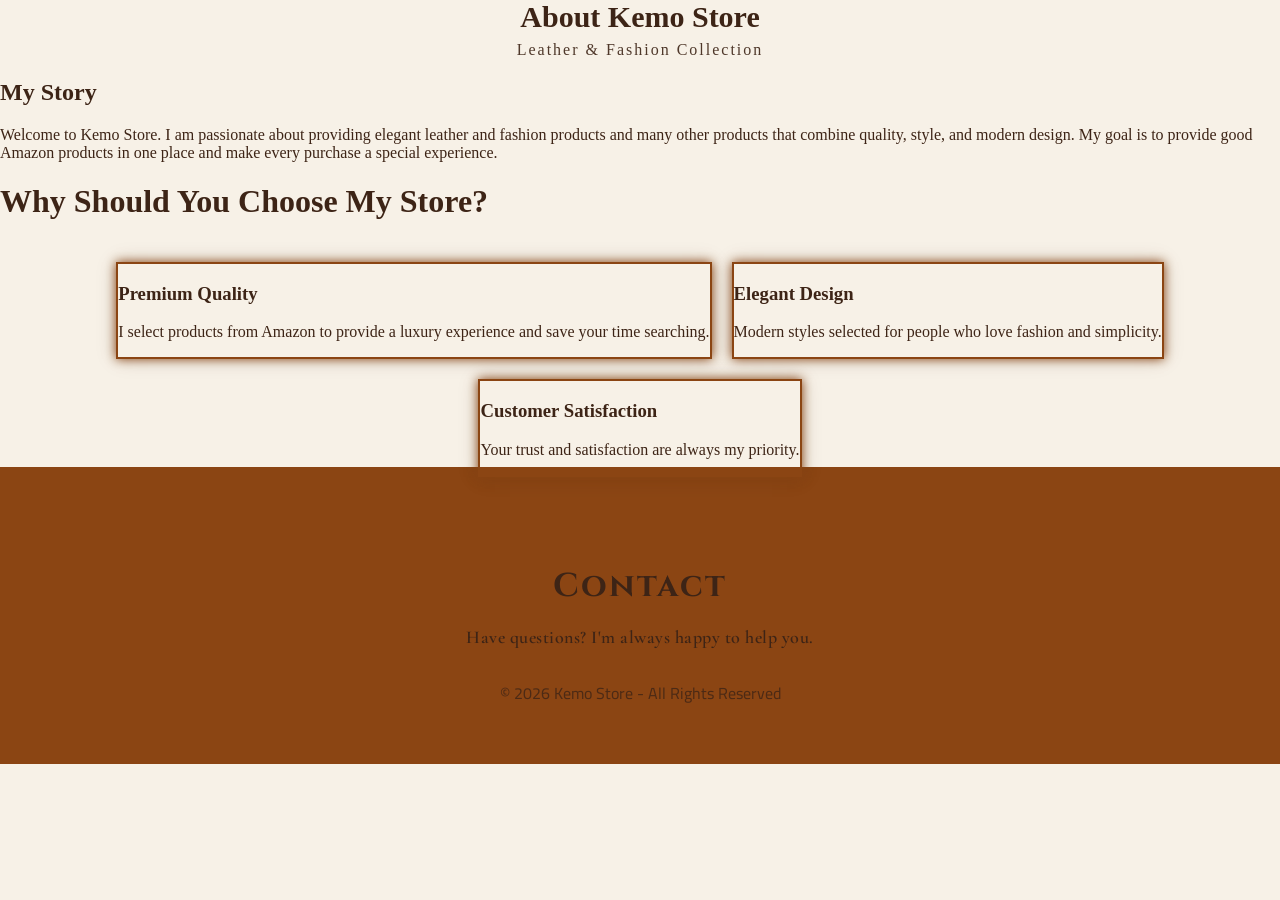
<file: about.html>
<!DOCTYPE html>
<html>

<head>
<link rel="canonical" href="https://kemostore11.github.io/kemostore19/about.html">
<link href="https://fonts.googleapis.com/css2?family=Playfair+Display:wght@600;700&display=swap" rel="stylesheet">
<link href="https://fonts.googleapis.com/css2?family=Cinzel:wght@600;700&family=Cormorant+Garamond:wght@500;700&family=Cairo:wght@400;700;900&display=swap" rel="stylesheet">
<link href="https://fonts.googleapis.com/css2?family=Montserrat:wght@400;500;600&display=swap" rel="stylesheet">
<link rel="stylesheet" href="style.css">
<link rel="stylesheet" href="style2.css">
</head>


<body class="about-page">
  
<header class="category-header">
    <div class="category-header-content">
        <h1 data-lang="about-hero">About Me - Kemo Store</h1>
        <p data-lang="p-404">Leather & Fashion Collection</p>
    </div>
</header>



<section class="about-main">


<h2 data-lang="about-main">My Story</h2>


<p data-lang="p.about-main">

Welcome to Kemo Store.

Iam passionate about providing elegant leather
and fashion products and Many Other Products that combine quality, style,
and modern design.

My goal is to provide you with Many good products of Amazon Store in one Place which is my Store and also Products that match your
expectations and make every purchase a special experience.

</p>

</section>
  <h1 data-lang="why">Why you should Choose My Store ??</h1>
<section class="about-boxes">


<div class="about-card">

<h3 data-lang="h3.about-card1">Premium Quality</h3>

<p data-lang="p.about-card1">
I Myself select my products from Amazon products to provide
a luxury experience and save your time of searching in Amazon Store.
</p>

</div>


<div class="about-card">

<h3 data-lang="h3.about-card2">Elegant Design</h3>

<p data-lang="p.about-card2">
Modern styles selected by me for people who love
fashion and simplicity.
</p>

</div>



<div class="about-card">

<h3 data-lang="h3.about-card3">Customer Satisfaction</h3>

<p data-lang="p.about-card3">
Your trust and satisfaction are always my priority.
</p>
</div>
</section>

  <footer id="contact">
    
<h2 data-lang="contact">Contact Me</h2>

<p class="contact-text" data-lang="contact-text">
Have questions? I am always happy to help you.
</p>

<p class="copyright" data-lang="copyright">
© 2026 Kemo Store - جميع الحقوق محفوظة
</p>

</footer> 
  <script src="translations.js" defer></script>
<script src="script.js" defer></script>
  
</body>

</html>
</file>
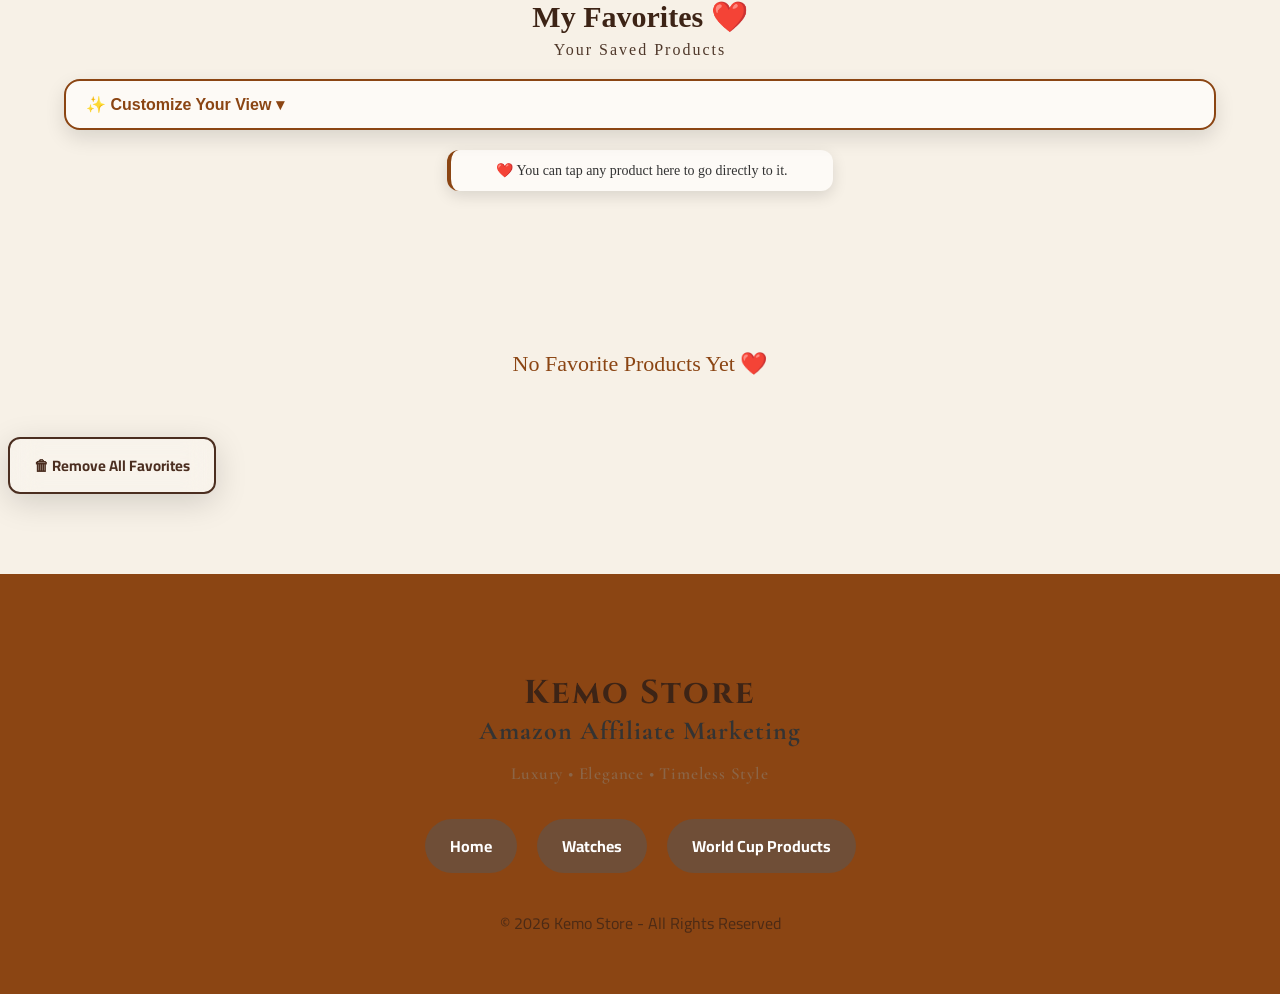
<file: favorites.html>
<!DOCTYPE html>
<html lang="en" dir="ltr">

<head>

<meta charset="UTF-8">
<link rel="canonical" href="https://kemostore11.github.io/kemostore19/favorites.html">
<meta name="viewport" content="width=device-width, initial-scale=1.0">

<title data-lang="favo">My Favorites - Kemo Store</title>

<link href="https://fonts.googleapis.com/css2?family=Cinzel:wght@600;700&family=Cormorant+Garamond:wght@500;700&family=Cairo:wght@400;700;900&display=swap" rel="stylesheet">
<link href="https://fonts.googleapis.com/css2?family=Cairo:wght@400;700;900&display=swap" rel="stylesheet">
<link rel="stylesheet" href="style2.css">
<link rel="stylesheet" href="style.css">

</head>


<body class="category-page favorites-page">


<!-- HEADER -->

<header class="category-header">

<div class="category-header-content">

<h1 class="favorites-title" data-lang="favorite-title">
    My Favorites <span>❤️</span>
</h1>

<p data-lang="favorite-sub">
Your Saved Products
</p>

</div>

</header>
<div class="custom-view">

    <button id="viewButton" data-lang="custom-view">
        ✨ Customize Your View ▾
    </button>
</div>

    <div class="view-menu" id="viewMenu">

        <div data-sort="az" data-lang="az">
            Name: A - Z
        </div>

        <div data-sort="default" data-lang="default">
            Default Order
        </div>
    </div>


<!-- FAVORITES PRODUCTS -->
<div class="favorites-hint" id="favoritesHint" data-lang="favoritesHint">
    ❤️ You can tap any product here to go directly to it.
</div>
<section class="products" id="favoritesList"></section>

<!-- EMPTY MESSAGE -->

<div id="emptyFavorites" data-lang="emptyFavorites">

No Favorite Products Yet ❤️

</div>

    <button id="backToTop">
        ↑
    </button>

<div class="kemo-fav-div" onclick="removeAllFavorites()" data-lang="remove-all-favorites">
    🗑 Remove All Favorites
</div>

<!-- FOOTER -->

<footer id="contact">

<h2 data-lang="kemo">Kemo Store</h2>

<p class="footer-tagline" data-lang="footer-tagline">
Amazon Affiliate Marketing
</p>

<p class="footer-kemo" data-lang="footer-kemo">
Luxury • Elegance • Timeless Style
</p>


<div class="social">

<a href="index.html" data-lang="home">
Home
</a>


<a href="watches.html" data-lang="watches">
Watches
</a>


<a href="bags.html" data-lang="worldcup-products">
World Cup products
</a>

</div>



<p class="copyright" data-lang="copyright">

© 2026 Kemo Store

</p>

</footer>
<div id="confirmDelete" class="confirm-delete">

    <div class="confirm-card">

        <h3 data-lang="confirm-card">🗑 Remove All Favorites?</h3>

        <p data-lang="confirm-delete">Are you sure you want to remove all favorites ?</p>

        <div class="confirm-buttons">

            <button onclick="confirmDeleteFavorites()">Yes</button>

            <button onclick="closeConfirmDelete()">No</button>

        </div>

    </div>

</div>
<script src="translations.js" defer></script>
<script src="script.js" defer></script>
    
</body>
</html>
</file>
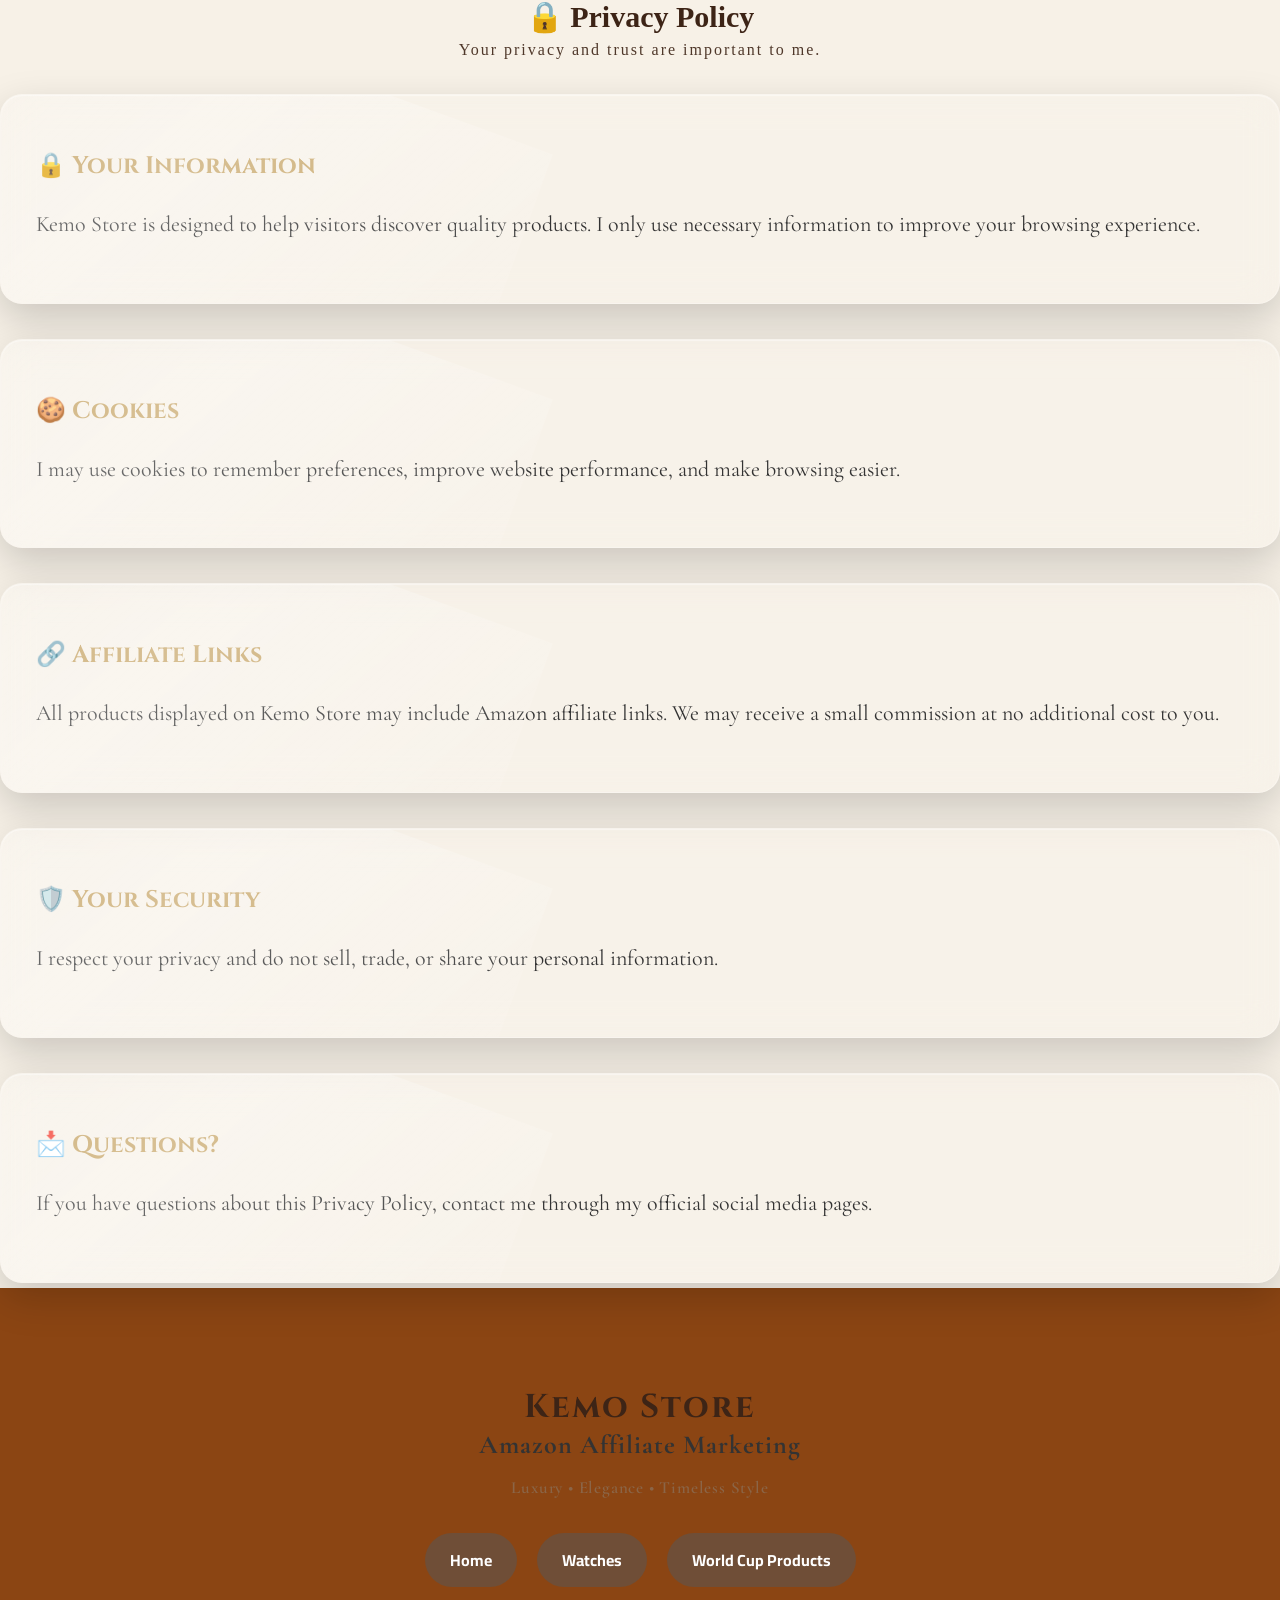
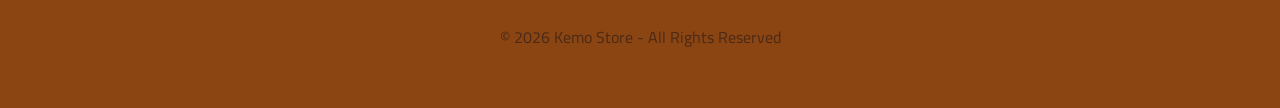
<file: privacy.html>
<!DOCTYPE html>
<html lang="en">

<head>

<meta charset="UTF-8">
<link rel="canonical" href="https://kemostore11.github.io/kemostore19/privacy.html">
<meta name="viewport" content="width=device-width, initial-scale=1.0">

<title data-lang="privacy-title">Privacy Policy - Kemo Store</title>
<link rel="stylesheet" href="style2.css">
<link rel="stylesheet" href="style.css">
<link href="https://fonts.googleapis.com/css2?family=Cinzel:wght@600;700&family=Cormorant+Garamond:wght@500;700&family=Cairo:wght@400;700;900&display=swap" rel="stylesheet">
<link href="https://fonts.googleapis.com/css2?family=Cairo:wght@400;700;900&display=swap" rel="stylesheet">

</head>


<body class="category-page">


<!-- HEADER -->

<header class="category-header legal-header">


<div class="category-header-content">


<h1 data-lang="privacy-policy">
🔒 Privacy Policy
</h1>


<p data-lang="p.privacy-policy">
Your privacy and trust are important to me
</p>


</div>


</header>




<!-- PRIVACY CONTENT -->

<section class="policy-page">



<div class="policy-box">

<h2 data-lang="Your information">
🔒 Your Information
</h2>

<p data-lang="p.Your-information">
Kemo Store is designed to help visitors discover quality products.
I only use necessary information to improve your browsing experience and provide a better website experience.
</p>

</div>




<div class="policy-box">

<h2 data-lang="cookies">
🍪 Cookies
</h2>

<p data-lang="p.cookies">
I may use cookies or similar technologies to remember preferences, improve website performance, and make browsing easier.
</p>

</div>




<div class="policy-box">

<h2 data-lang="Afflite Links">
🔗 Affiliate Links
</h2>

<p data-lang="p.Affliate-links">
All products displayed on Kemo Store may include Amazon affiliate links.
If you purchase through these links , we may receive a small commission at no additional cost to you.
</p>

</div>

<div class="policy-box">

<h2 data-lang="your security">
🛡️ Your Security
</h2>

<p data-lang="p.your-security">
I respect your privacy and do not sell, trade, or share your personal information with third parties.
</p>

</div>

<div class="policy-box">

<h2 data-lang="h2.policy-box">
📩 Questions?
</h2>

<p data-lang="p.policy-box">
If you have any questions about this Privacy Policy, you can contact me through my official social media pages.
</p>

</div>



</section>





<!-- FOOTER -->

<footer id="contact">

<h2 data-lang="kemo">Kemo Store</h2>

<p class="footer-tagline" data-lang="footer-tagline">
Amazon Affiliate Marketing
</p>

<p class="footer-kemo" data-lang="footer-kemo">
Luxury • Elegance • Timeless Style
</p>

<div class="social">

<a href="index.html" data-lang="home">
Home
</a>


<a href="watches.html" data-lang="watches">
Watches
</a>


<a href="bags.html" data-lang="worldcup-products">
World Cup Products
</a>


</div>


<p class="copyright" data-lang="copyright">
© 2026 Kemo Store
</p>


</footer>


<script src="translations.js" defer></script>
<script src="script.js" defer></script>
</body>

</html>
</file>
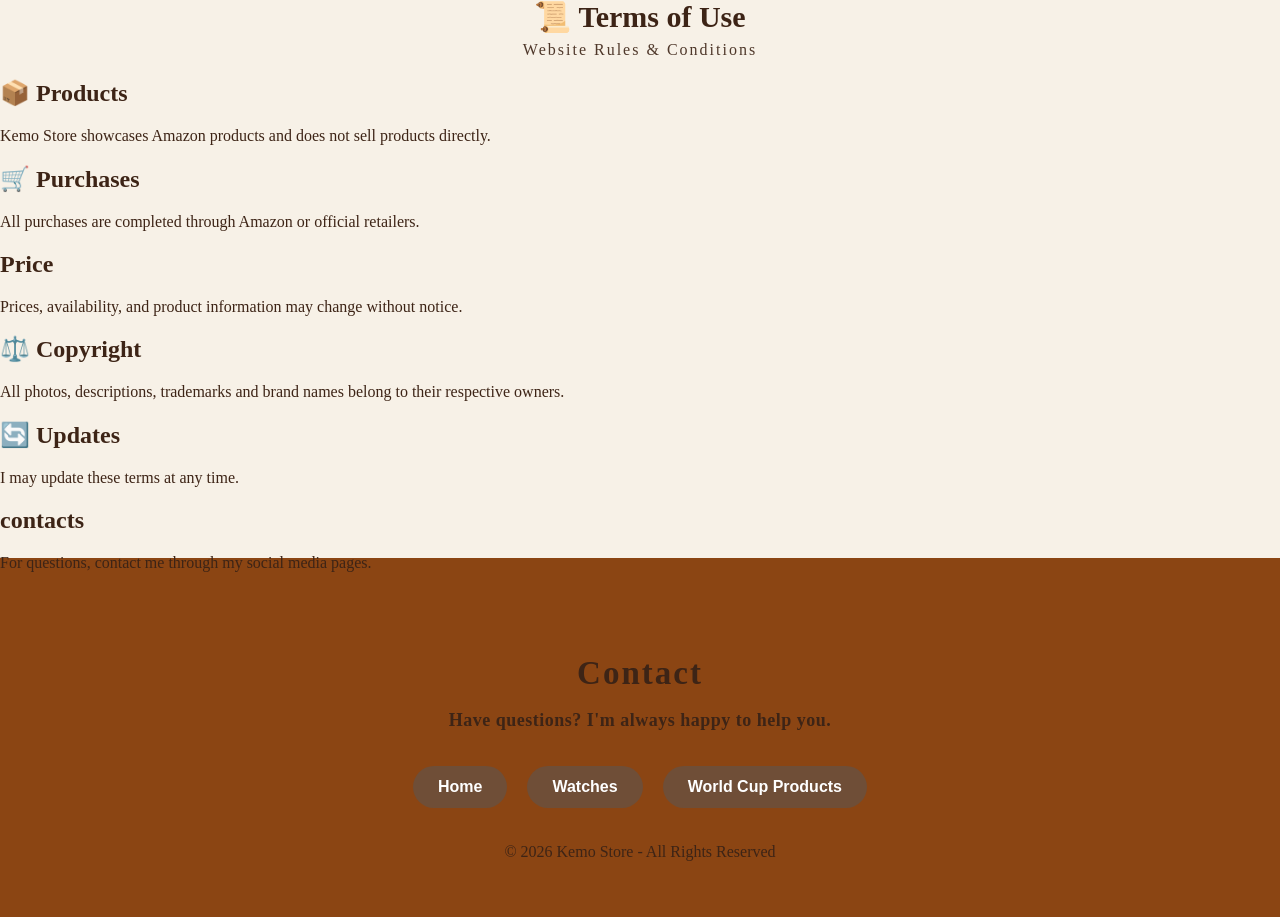
<file: terms.html>
<!DOCTYPE html>
<html lang="en">

<head>
<link rel="canonical" href="https://kemostore11.github.io/kemostore19/terms.html">
<meta charset="UTF-8">
<meta name="viewport" content="width=device-width, initial-scale=1.0">

<title data-lang="terms">Terms of Use - Kemo Store</title>

<link rel="stylesheet" href="style.css">
<link rel="stylesheet" href="style2.css">
</head>


<body class="category-page">


<header class="category-header">

<div class="category-header-content">

<h1 class="category-title" data-lang="category-title">
📜 Terms of Use
</h1>

<p data-lang="p.category-title">
Website Rules & Conditions
</p>

</div>

</header>



<section class="about-section">


<div class="about-box">


<h2 data-lang="Products">📦 Products</h2>

<p data-lang="p.products">
Kemo Store showcases Amazon products and does not sell products directly.
</p>



<h2 data-lang="purchases">🛒 Purchases</h2>

<p data-lang="p.purchases">
All purchases are completed through Amazon or official retailers.
</p>



<h2 data-lang="price">💰 Prices & Availability</h2>

<p data-lang="p.price">
Prices, availability, and product information may change without notice.
</p>



<h2 data-lang="copyrights">⚖️ Copyright</h2>

<p data-lang="p.copyright">
All Photos , Discriptions , trademarks and brand names belong to their respective owners.
</p>



<h2 data-lang="h2.updates">🔄 Updates</h2>

<p data-lang="p.updates">
I may update these terms at any time.
</p>



<h2 data-lang="contacts">📩 Contact</h2>

<p data-lang="p.contact">
For questions, contact me through my social media pages.
</p>


</div>


</section>

<footer id="contact">
    
<h2 data-lang="contact">Contact Me</h2>

<p class="contact-text" data-lang="contact-text">
Have questions ? I'm always happy to help you.
</p>

<div class="social">

<a href="index.html" data-lang="home">
Home
</a>


<a href="watches.html" data-lang="watches">
Watches
</a>


<a href="bags.html" data-lang="worldcup-products">
World Cup Products
</a>


</div>

<p class="copyrights" data-lang="copyright">
© 2026 Kemo Store - جميع الحقوق محفوظة
</p>
</footer>

 <script src="translations.js" defer></script>
<script src="script.js" defer></script>
    
</body>

</html>
</file>
<file: style.css>
/*==============================
Kemo Store
Theme : Brown Luxury
==============================*/
:root{

    --primary:#4B2E20;
    --secondary:#6B4B36;
    --background:#F7F1E7;
    --card:#EFE4D3;
    --gold:#C8A76A;
    --text:#5A3A28;
    --light-text:#8B6547;
    --button-hover:#8B5E3C;
     --body-text:#3D2416;
     --scroll-track:#D7C1AA;
     --scroll-thumb:#6F4E37;
     --logo-color:#FFFFFF;
      --tagline-color:#D9B98E;
       --nav-color:#FFFFFF;
      --nav-hover:#D2A679;
      --nav-hover-color:#D2A679;
      --icon-button-bg:#8B5E3C;
      --icon-button-hover:#B07A52;
      --icon-color:#FFFFFF;
       --hero-title:#B8863B;
    --hero-text:#6B4226;
    --shop-text:#FFFFFF;
    --hero-highlight:#F7F3A1;
     --hero-overlay h2:#6B4226;
      --shop-bg:#8B5E3C;
    --shop-hover:#A66D46;
    --title-color:#4B2E20;
    --title-line:#8B5E3C;
    --category-bg:#FFF8F2;
    --category-title:#5C3A21;
    --product-bg:#FFFFFF;
    --badge-bg:#6F4E35;
    --badge-text:#FFFFFF;
    --sale-bg:#B22222;
    --product-title:#4B2E20;
    --product-desc:#777777;
    --price-bg:#F8F3ED;
    --price-color:#5A3B2C;
    --price-border:#D6B99A;
    --price-hover-bg:#FFFFFF;
    --price-hover-border:#9B7354;
    --old-price:#999999;
    --new-price:#6F4E37;
    --product-category-bg:#EAD8C4;
    --product-category-color:#4B2E20;
    --offer-box-text:#FFFFFF;
    --offer-button-bg:#FFFFFF;
    --offer-button-color:#4B2E20;
    --footer-text:#FFFFFF;
    --footer-title:#D8B48A;
    --footer-text-secondary:#DDDDDD;
    --social-text:#FFFFFF;
    --social-bg:#6F4E37;
    --social-hover:#A06B45;
    --search-color:#F7E8C8;
    --search-bg:linear-gradient(120deg,#6B4630,#3F271B);
    --search-placeholder:#EAD6AE;
    --search-color:#F7E8C8;
    --search-bg:linear-gradient(120deg,#6B4630,#3F271B);
    --search-placeholder:#EAD6AE;
    --hero-overlay:rgba(170,120,75,.3);
    --soft-gold:#F7E7C6;
    --nav-background:#5A3822; 
    --nav-hover-bg:#D4AF37;
    --product-description:#6B5A4A;--product-description:#6B5A4A;
    --category-gold:#C9A66B;
     --price-gold:#B8863B;
    --about-text:#5A4635;
    --button-text:#F5EAD7;
    --worldcup-text:#F3E7C5;
    --title-gold:#D8B36A;
    --backtop-color:#5A3A28;
     --backtop-border:rgba(255,232,170,.6);
     --backtop-hover1:#FFF3C4;
     --backtop-hover2:#F2D97E;
    --backtop-bg1:#F8E7A1;
    --backtop-bg2:#7E4C96A;
    --loader-bg:#F6EFE5;
    --loader-title:#5A3A28;
    --error-bg:#F7F1E7;
    --error-subtitle:#7A5230;
    --error-border:#C8A76A;
    --error-number:#C8A76A;
    --loader-line:#E8D3A4;
    --home-btn-bg:#6B4B36;
    --home-btn-text:#F7F1E7;
    --home-btn-hover:#8B6547;
    --header-shadow:0 8px 24px rgba(0,0,0,.25);
    --shop-hover-shadow:0 15px 30px rgba(0,0,0,.3);
    --category-shadow:0 10px 25px rgba(0,0,0,.12);
    --category-hover-border:#8B5E3C;
    --product-shadow:0 15px 30px rgba(0,0,0,.12);
    --price-shadow:0 4px 10px rgba(0,0,0,.08);
    --offer-bg1:#4B2E20;
    --offer-bg2:#8B5E3C;
    --offer-shadow:0 20px 40px rgba(0,0,0,.2);
    --search-border:rgba(232,211,164,.5);
    --search-shadow:inset 0 2px 5px rgba(255,255,255,.08),
0 8px 20px rgba(0,0,0,.25);
    --search-focus-shadow:0 0 20px rgba(232,211,164,.45),inset 0 2px 5px rgba(255,255,255,.1);
    --worldcup-overlay-start:rgba(40,25,15,.75);
   --worldcup-overlay-end:rgba(40,25,15,.75);
    --worldcup-overlay-end:rgba(40,25,12,.75);
    --worldcup-products-before-start:rgba(25,15,8,.45);
    --worldcup-products-before-end:rgba(25,15,8,.70);
    --worldcup-product-bg:rgba(255,248,242,.92);
    --worldcup-product-hover-shadow:0 20px 45px rgba(0,0,0,.35);
    --lightbox-bg:rgba(48,32,21,.92);
    --lightbox-border:#D4B08A;
   --lightbox-shadow:0 0 35px rgba(0,0,0,.45);
    --lightbox-close-shadow:0 6px 18px rgba(0,0,0,.3);
    --about-hero-bg: var(--primary);
    --about-title: var(--title);
     --about-text: var(--text);
     --about-card-bg: var(--card);
    --about-page-bg: var(--background);
    --about-card-shadow:0 8px 20px rgba(0,0,0,.15);
    --hero-title-shadow:0 4px 15px rgba(0,0,0,.65);
    --nav-shadow:0 3px 8px rgba(212,175,55,.2);
    --nav-border:#D4AF37;
    --category-title-shadow:0 2px 8px rgba(255,255,255,.25);
    --icon-button-hover-shadow:0 0 18px rgba(232,211,164,.6);
    --backtop-shadow:0 6px 18px rgba(0,0,0,.25);
    --backtop-hover1:#FFF3C4;
    --backtop-hover2:#F2D97E;
    --backtop-hover-shadow:0 0 18px rgba(255,232,170,.7);
    --error-box-shadow:0 15px 35px rgba(75,46,32,.18);
    --category-text: #4B2E20;
    --category-header-line: rgba(255,255,255,.35);
    --category-header-title: #F6E8B2;
   --category-header-text: #ffffff;
    --category-header-line: #C9A227;
    --category-header-glow: rgba(0,0,0,.4);
    --category-header-radial: rgba(255,255,255,.08);
    --backtop-text: #ffffff;
    --category-header-bg: linear-gradient(135deg,#0F6B53,#16936C);
--icon-bg:#8B5E3C;
--icon-border:#C8A76A;
--icon-text:#FFFFFF;
--icon-glow:rgba(200,167,106,.6);
--discover-color:#C8A76A;
--discover-glow:
0 0 10px #C8A76A,
0 0 20px #C8A76A,
0 0 30px #C8A76A;

--discover-border:#C8A76A;
}
/* ==========================================================================
   ELEGANT DARK MODE BUTTON STYLES
   ========================================================================== */
.dark-mode-toggle-btn {
    background: var(--card);
    border: 1px solid var(--primary);
    padding: 10px 15px;
    border-radius: 50px;
    cursor: pointer;
    transition: all 0.3s ease;
    display: flex;
    align-items: center;
    justify-content: center;
    box-shadow: 0 4px 15px rgba(0,0,0,0.1);
}

.dark-mode-toggle-btn:hover {
    transform: scale(1.05);
    background: var(--primary);
}

/* تحريك وتغيير ظهور الشمس والقمر تلقائياً */
.toggle-icon-wrapper {
    display: flex;
    gap: 8px;
    font-size: 1.2rem;
}

/* في الوضع العادي (Light Mode) */
body:not(.dark-mode) .icon-sun {
    display: none; /* إخفاء الشمس لأننا في النهار ونريد التحويل لليل */
}
body:not(.dark-mode) .icon-moon {
    display: inline-block; /* إظهار القمر للتحويل للوضع الداكن */
}

/* في الوضع الداكن (Dark Mode) */
body.dark-mode .icon-sun {
    display: inline-block; /* إظهار الشمس للعودة للوضع الفاتح */
}
body.dark-mode .icon-moon {
    display: none; /* إخفاء القمر */
}
/* ==========================================================================
   COMPLETE DARK MODE VARIABLES FOR ALL THEMES (NO !IMPORTANT)
   ========================================================================== */

/* 1️⃣ 🤎 Leather Heritage (البني الجلدي) - Dark Mode */
body[data-theme="leather"].dark-mode {
    --primary: #cca78b;
    --secondary: #8b6547;
    --background: #140d0a;
    --card: #221813;
    --gold: #d4af37;
    --text: #f5eae2;
    --light-text: #cca78b;
    --button-hover: #a06e4c;
    --body-text: #e3d2c4;
    --scroll-track: #2a1f19;
    --scroll-thumb: #5a3d2c;
    --logo-color: #f5eae2;
    --tagline-color: #cca78b;
    --nav-color: #f5eae2;
    --nav-hover: #cca78b;
    --nav-hover-color: #cca78b;
    --icon-button-bg: #5a3d2c;
    --icon-button-hover: #8b6547;
    --icon-color: #f5eae2;
    --hero-title: #cca78b;
    --hero-text: #e3d2c4;
    --shop-text: #140d0a;
    --hero-highlight: #3a271d;
    --shop-bg: #cca78b;
    --shop-hover: #e3d2c4;
    --title-color: #f5eae2;
    --title-line: #cca78b;
    --title-gold: #d4af37;
    --category-bg: #1c130f;
    --category-title: #f5eae2;
    --category-text: #e3d2c4;
    --price-bg: #221813;
    --price-color: #cca78b;
    --price-hover-bg: #1c130f;
    --old-price: #888888;
    --loader-bg: #140d0a;
    --loader-title: #f5eae2;
    --error-bg: #140d0a;
    --about-page-bg: #140d0a;
    --about-card-bg: #221813;
    --about-text: #e3d2c4;
}

/* 2️⃣ 🌿 Emerald Haven (الزمردي النضر) - Dark Mode */
body[data-theme="emerald"].dark-mode {
    --primary: #8fbda8;
    --secondary: #568f75;
    --background: #0b1511;
    --card: #14241e;
    --gold: #c9a227;
    --text: #e6f2ec;
    --light-text: #8fbda8;
    --button-hover: #568f75;
    --body-text: #d2e6dc;
    --scroll-track: #101c18;
    --scroll-thumb: #1e3a30;
    --logo-color: #e6f2ec;
    --tagline-color: #8fbda8;
    --nav-color: #e6f2ec;
    --nav-hover: #8fbda8;
    --nav-hover-color: #8fbda8;
    --icon-button-bg: #1e3a30;
    --icon-button-hover: #568f75;
    --icon-color: #e6f2ec;
    --hero-title: #8fbda8;
    --hero-text: #d2e6dc;
    --shop-text: #0b1511;
    --hero-highlight: #182d25;
    --shop-bg: #8fbda8;
    --shop-hover: #d2e6dc;
    --title-color: #e6f2ec;
    --title-line: #8fbda8;
    --title-gold: #c9a227;
    --category-bg: #101c18;
    --category-title: #e6f2ec;
    --category-text: #d2e6dc;
    --price-bg: #14241e;
    --price-color: #8fbda8;
    --price-hover-bg: #101c18;
    --old-price: #708a7f;
    --loader-bg: #0b1511;
    --loader-title: #e6f2ec;
    --error-bg: #0b1511;
    --about-page-bg: #0b1511;
    --about-card-bg: #14241e;
    --about-text: #d2e6dc;
}
/* 3️⃣ 🌙 Midnight Manor (تحديث شامل: الأبيض واللبني الفاتح) */
body[data-theme="midnight"].dark-mode {
    /* الألوان الأساسية */
    --primary: #60a5fa;      /* اللبني الأساسي */
    --secondary: #93c5fd;    /* لبني فاتح */
    --background: #f1f5f9;   /* خلفية فاتحة */
    --card: #ffffff;         /* الكارد أبيض */
    
    /* استبدال الذهب بلبني متدرج هادئ */
    --gold: #7dd3fc;         /* كان ذهبي، أصبح لبني سماوي */
    --title-gold: #38bdf8;   /* كان ذهبي، أصبح لبني قوي */
    
    /* النصوص */
    --text: #1e293b;         
    --light-text: #475569;   
    --body-text: #334155;    
    
    /* الـ Scrollbar (لبني فاتح) */
    --scroll-track: #e2e8f0;
    --scroll-thumb: #93c5fd; /* لبني فاتح للسكورول */
    
    /* الأزرار والأيقونات */
    --icon-button-bg: #e2e8f0;
    --icon-button-hover: #cbd5e1;
    --icon-color: #1e293b;
    --shop-bg: #3b82f6;      /* زر الشراء لبني */
    --shop-hover: #2563eb;
    --shop-text: #ffffff;
    
    /* الهيدر والقوائم */
    --nav-color: #1e293b;
    --nav-hover: #3b82f6;
    
    /* العناوين والخطوط */
    --hero-title: #1e293b;
    --hero-highlight: #e0f2fe;
    --title-color: #0f172a;
    --title-line: #60a5fa;
    
    /* التصنيفات والأسعار */
    --category-bg: #ffffff;
    --category-title: #1e293b;
    --price-bg: #f8fafc;
    --price-color: #1e293b;
    --old-price: #94a3b8;
    
    /* عناصر إضافية */
    --loader-bg: #f1f5f9;
    --loader-title: #0f172a;
}
/* إجبار الأيقونات الذهبية (مثل الـ Heart) لتصبح لبني في وضع الميدنايت */
body[data-theme="midnight"].dark-mode .fav-btn,
body[data-theme="midnight"].dark-mode .theme-toggle,
body[data-theme="midnight"].dark-mode button {
    color: var(--primary) !important;
}

/* تنظيف حدود الكروت من أي لون ذهبي */
body[data-theme="midnight"].dark-mode .product,
body[data-theme="midnight"].dark-mode .theme-box {
    border: 1px solid #cbd5e1 !important;
}

/* إجبار العناوين على عدم استخدام الذهبي */
body[data-theme="midnight"].dark-mode h1,
body[data-theme="midnight"].dark-mode h2,
body[data-theme="midnight"].dark-mode h3 {
    color: #0f172a !important;
}
/* 1. تغيير لون كلمة Search فقط 
/* كود إجباري لإزالة أي خلفية سوداء عن المربع */
body[data-theme="midnight"].dark-mode section.offers .offer-box,
body[data-theme="midnight"].dark-mode #offers .offer-box,
body[data-theme="midnight"].dark-mode .offer-box {
    background-color: #f0f9ff !important; /* لون لبني فاتح جداً */
    background: #f0f9ff !important;
    border: 3px solid #38bdf8 !important;
    color: #0c4a6e !important;
}

/* التأكد من النصوص داخل المربع */
body[data-theme="midnight"].dark-mode .offer-box p,
body[data-theme="midnight"].dark-mode .offer-box h3,
body[data-theme="midnight"].dark-mode .offer-box button {
    color: #0c4a6e !important;
}

/* ==========================================================================
   FORCE-REMOVING DARK BACKGROUND FROM DISCOVERY BOX
   ========================================================================== */

/* هنا نحدد الكلاس الخاص بالمربع الذي يظهر في الصورة (بافتراض أنه offer-box) */
/* إذا كان اسم الكلاس مختلفاً، أخبرني به وسأقوم بتعديله فوراً */
body[data-theme="midnight"].dark-mode .offer-box {
    background-color: aqua !important; /* خلفية لبنية فاتحة بدلاً من الأسود */
    border: 2px solid #38bdf8 !important;  /* إطار لبني */
}

/* ضبط لون النصوص داخل هذا المربع لتظهر بوضوح فوق الخلفية الفاتحة */
body[data-theme="midnight"].dark-mode .offer-box h3,
body[data-theme="midnight"].dark-mode .offer-box p {
    color: #0c4a6e !important; /* لون كحلي للقراءة */
}
/* 2. تغيير لون إطار السعر فقط (بدون التأثير على الأبعاد) */
/* ملاحظة: استخدمت كلاس .price، إذا كان عندك كلاس مختلف للسعر استبدله به 
/* 1. ضبط كلمة "New" على المنتج (لون لبني مع خلفية خفيفة) */
/* ==========================================================================
   CATEGORY HEADER: CONSISTENT GRADIENT BACKGROUND
   ========================================================================== */

body[data-theme="midnight"].dark-mode .category-header {
    /* نفس التدرج اللوني الذي استخدمناه في الفوتر والسكاشن الأخرى */
    background: linear-gradient(180deg, #0c4a6e 0%, #38bdf8 100%) !important;
    
    /* جعل النص يظهر بوضوح فوق هذا التدرج */
    color: #ffffff !important;
    border-bottom: 3px solid #bae6fd !important;
    padding: 40px 20px !important;
}

/* تنسيق النصوص داخل الهيدر لتناسب التدرج */
body[data-theme="midnight"].dark-mode .category-header .favorites-title {
    color: #ffffff !important;
    text-shadow: 0 2px 4px rgba(0,0,0,0.2) !important;

}

/* ==========================================================================
   FORCE-APPLY: SEARCH BAR & HERO TEXT (Sky Blue Theme)
   ========================================================================== */

/* 1. حقل البحث (Search Input) */
body[data-theme="midnight"].dark-mode #search {
    background-color: #f0f9ff !important; /* خلفية لبني فاتح جداً */
    border: 1px solid #38bdf8 !important;  /* إطار لبني */
    color: #0c4a6e !important;            /* نص كحلي */
}

/* 2. نصوص الـ Hero (من Hello إلى Collection) */
body[data-theme="midnight"].dark-mode .hero-overlay h2,
body[data-theme="midnight"].dark-mode .hero-overlay p,
body[data-theme="midnight"].dark-mode .hero-overlay span {
    color: #0c4a6e !important; /* درجة كحلي فخمة للنصوص */
}

/* تمييز كلمة "Kemo Store" باللون اللبني الزاهي */
body[data-theme="midnight"].dark-mode .hero-overlay span {
    color: #0ea5e9 !important; /* لبني زاهي للكلمة الرئيسية */
    font-weight: 800 !important;
}

/* جعل الفقرة (Collection of...) باللون اللبني المريح للعين */
body[data-theme="midnight"].dark-mode .hero-overlay p {
    color: #0369a1 !important; /* لبني غامق قليلاً للقراءة */
}

/* ==========================================================================
   LOADER LINE: SKY BLUE GRADIENT
   ========================================================================== */

/* استهداف خط التحميل مباشرة */
body[data-theme="midnight"].dark-mode .loader-line {
     color= red;

    background: linear-gradient(to right, #38bdf8, #bae6fd, #38bdf8) !important;
    
    /* التأكد من أن الخط سميك وواضح */
    height: 4px !important;
    
    
    /* شادو لبني خفيف للخط عشان يبان إنه بيلمع */
    box-shadow: 0 0 10px #38bdf8 !important;
}

/* في حال كان الكود القديم يفرض لوناً معيناً، هذا الـ !important سيقوم بتغييره فوراً */
/* ==========================================================================
   FOOTER THEME ADJUSTMENTS: LIGHTER SHADES FOR DARK THEMES
   (Except Midnight)
   ========================================================================== */

/* 1. التيم الأحمر (Ruby) - لون خلفية الفوتر أفتح قليلاً من خلفية الصفحة */
body[data-theme="ruby"].dark-mode footer {
    background-color: #2a0505 !important; /* درجة أفتح من الأسود/الأحمر الغامق */
    color: #fca5a5 !important;
}

/* 2. التيم الأخضر (Emerald) - أفتح قليلاً */
body[data-theme="emerald"].dark-mode footer {
    background-color: #052618 !important; 
    color: #a7f3d0 !important;
}

/* 3. التيم البني (Leather) - أفتح قليلاً */
body[data-theme="leather"].dark-mode footer {
    background-color: #291a10 !important;
    color: #fcd34d !important;
}

/* 4. التيم الوردي (Pink) - أفتح قليلاً */
body[data-theme="pink"].dark-mode footer {
    background-color: #2b111f !important;
    color: #fbcfe8 !important;
}

/* 5. التيم الملكي (Royal) - أفتح قليلاً */
body[data-theme="royal"].dark-mode footer {
    background-color: #111827 !important;
    color: #bfdbfe !important;
}

/* التنسيق العام للنصوص داخل الفوتر في كل التيمات الدارك */
footer h2, footer p, footer a {
    transition: all 0.3s ease !important;
}

/* ==========================================================================
   THEME-AWARE TITLES: AUTOMATIC COLOR SWITCHING
   ========================================================================== */
/* تحديد العناوين التي تريد تغييرها
/* 1. التيم الأحمر (Ruby Royal) */
body[data-theme="ruby"].dark-mode .title {
    color: #ef4444 !important; /* أحمر زاهي */
}

/* 2. التيم الأخضر (Emerald Haven) */
body[data-theme="emerald"].dark-mode .title {
    color: #10b981 !important; /* أخضر زمردي */
}

/* 3. التيم البني (Leather Heritage) */
body[data-theme="leather"].dark-mode .title {
    color: #a16207 !important; /* بني جلدي */
}

/* 4. التيم الوردي (Luxuary Ink) */
body[data-theme="pink"].dark-mode .title {
    color: #ec4899 !important; /* وردي فاقع */
}

/* 5. التيم الليلي (Midnight Manor) - اللبني الذي اتفقنا عليه */
body[data-theme="midnight"].dark-mode .title {
    color: #38bdf8 !important; /* لبني */
}

/* 6. التيم الملكي (Royal Horizon) */
body[data-theme="royal"].dark-mode .title {
    color: #6366f1 !important; /* بنفسجي/أزرق ملكي */
}
/* تنسيق أساسي لكل الأزرار */

/* تنسيق خاص لتيم الميدنايت (Midnight) - اللبني */
body[data-theme="midnight"].dark-mode .header-icons button,
body[data-theme="midnight"].dark-mode .shop-btn,
body[data-theme="midnight"].dark-mode #discoverBtn {
    background-color: #0c4a6e !important;
    color: #38bdf8 !important;
    border-color: #38bdf8 !important;
}

body[data-theme="midnight"].dark-mode .header-icons button:hover,
body[data-theme="midnight"].dark-mode .shop-btn:hover {
    background-color: #38bdf8 !important;
    color: #0c4a6e !important;
}

/* تنسيق خاص لتيم الروبي (Ruby) - الأحمر */
body[data-theme="ruby"].dark-mode .header-icons button,
body[data-theme="ruby"].dark-mode .shop-btn,
body[data-theme="ruby"].dark-mode #discoverBtn {
    background-color: #450a0a !important;
    color: #ef4444 !important;
    border-color: #ef4444 !important;
}

body[data-theme="ruby"].dark-mode .header-icons button:hover,
body[data-theme="ruby"].dark-mode .shop-btn:hover {
    background-color: #ef4444 !important;
    color: white !important;
}

/* تنسيق خاص لتيم الزمرد (Emerald) - الأخضر */
body[data-theme="emerald"].dark-mode .header-icons button,
body[data-theme="emerald"].dark-mode .shop-btn,
body[data-theme="emerald"].dark-mode #discoverBtn {
    background-color: #064e3b !important;
    color: #10b981 !important;
    border-color: #10b981 !important;
}

body[data-theme="emerald"].dark-mode .header-icons button:hover,
body[data-theme="emerald"].dark-mode .shop-btn:hover {
    background-color: #10b981 !important;
    color: #064e3b !important;
}
/* ==========================================================================
   COMPLETE THEME COLORS: LEATHER, PINK, ROYAL, PURPLE
   ========================================================================== */

/* 1. التيم البني (Leather Heritage) */
body[data-theme="leather"].dark-mode .header-icons button,
body[data-theme="leather"].dark-mode .shop-btn,
body[data-theme="leather"].dark-mode #discoverBtn {
    background-color: #451a03 !important;
    color: #d97706 !important;
    border-color: #d97706 !important;
}
body[data-theme="leather"].dark-mode .header-icons button:hover,
body[data-theme="leather"].dark-mode .shop-btn:hover {
    background-color: #d97706 !important;
    color: #451a03 !important;
}

/* 2. التيم الوردي (Luxuary Ink) */
body[data-theme="pink"].dark-mode .header-icons button,
body[data-theme="pink"].dark-mode .shop-btn,
body[data-theme="pink"].dark-mode #discoverBtn {
    background-color: #500724 !important;
    color: #ec4899 !important;
    border-color: #ec4899 !important;
}
body[data-theme="pink"].dark-mode .header-icons button:hover,
body[data-theme="pink"].dark-mode .shop-btn:hover {
    background-color: #ec4899 !important;
    color: white !important;
}

/* 3. التيم الملكي (Royal Horizon) */
body[data-theme="royal"].dark-mode .header-icons button,
body[data-theme="royal"].dark-mode .shop-btn,
body[data-theme="royal"].dark-mode #discoverBtn {
    background-color: #1e3a8a !important;
    color: #60a5fa !important;
    border-color: #60a5fa !important;
}
body[data-theme="royal"].dark-mode .header-icons button:hover,
body[data-theme="royal"].dark-mode .shop-btn:hover {
    background-color: #60a5fa !important;
    color: #1e3a8a !important;
}

/* 4. التيم البنفسجي (Royal Purple) */
body[data-theme="purple"].dark-mode .header-icons button,
body[data-theme="purple"].dark-mode .shop-btn,
body[data-theme="purple"].dark-mode #discoverBtn {
    background-color: #4c1d95 !important;
    color: #a78bfa !important;
    border-color: #a78bfa !important;
}
body[data-theme="purple"].dark-mode .header-icons button:hover,
body[data-theme="purple"].dark- .shop-btn:hover {
    background-color: #a78bfa !important;
    color: #4c1d95 !important;
}


/* ==========================================================================
   PRODUCT DESCRIPTION BOX: SOFT SKY BLUE THEME
   ========================================================================== */

body[data-theme="midnight"].dark-mode .product-description{
    /* خلفية لبنية فاتحة جداً وأنيقة */
    background-color: #f0f9ff !important;
    
    /* إطار لبني رقيق */
    border: 1px solid #bae6fd !important;
    
    /* زوايا دائرية لتعطي مظهر عصري */
    
    /* مساحة داخلية مريحة للعين */
    padding: 20px !important;
    
    /* لون النص داخل الوصف ليصبح واضحاً */
    color: #0f172a !important;
    
    /* شادو لبني خفيف جداً لإعطاء عمق للمربع */
    box-shadow: 0 4px 6px rgba(147, 197, 253, 0.1) !important;
}

/* في حال وجود عنوان للوصف داخل المربع */
body[data-theme="midnight"].dark-mode .product-description h4 {
    color: #0369a1 !important;
    margin-bottom: 10px !important;
}


/* ==========================================================================
   FORCE-APPLY: CATEGORY PAGE BACKGROUND & BACK-TO-TOP FIX
   ========================================================================== */

/* 1. خلفية صفحة التصنيفات (تدرج بين الأبيض واللبني) */
body[data-theme="midnight"].dark-mode.category-page,
body[data-theme="midnight"].dark-mode .category-page {
    background: linear-gradient(180deg, #ffffff 0%, #e0f2fe 100%) !important;
    min-height: 100vh !important;
}

/* 2. زر Back to Top (إجبار تغيير الخلفية واللون) */
body[data-theme="midnight"].dark-mode #backToTop,
body[data-theme="midnight"].dark-mode button#backToTop {
    background-color: #38bdf8 !important; /* خلفية لبني */
    border: 2px solid #0284c7 !important; /* إطار لبني غامق */
    color: #ffffff !important;           /* لون السهم */
    background-image: none !important;    /* إزالة أي صورة خلفية قديمة */
}

/* 3. إجبار تغير حالة زر "Remove All" (للتأكيد) */
body[data-theme="midnight"].dark-mode .kemo-fav-div {
    background-color: #dbeafe !important;
    border: 2px solid #38bdf8 !important;
}

/* ==========================================================================
   FIXING BACK-TO-TOP BUTTON: SKY BLUE BACKGROUND & POSITION
   ========================================================================== */

body[data-theme="midnight"].dark-mode #backToTop {
    /* 1. الخلفية اللبنية الفخمة */
    background-color: #38bdf8 !important; 
    
    /* 2. لون السهم (النص) */
    color: #ffffff !important;
    
    /* 3. الإطار اللبني */
    border: 2px solid #bae6fd !important;
    
    /* 4. التحكم في الموقع (تنزيله تحت) */
    position: relative !important;
    bottom: -20px !important; /* قمت بزيادة المسافة ليكون في الأسفل تماماً */
    right: 20px !important;
    
    /* 5. شكل دائري أنيق */
    width: 50px !important;
    height: 50px !important;
    display: flex !important;
    align-items: center !important;
    justify-content: center !important;
    font-size: 20px !important;
    cursor: pointer !important;
    
    /* 6. شادو لبني خفيف */
    box-shadow: 0 4px 10px rgba(56, 189, 248, 0.4) !important;
    transition: all 0.3s ease !important;
}

/* تأثير الماوس */
body[data-theme="midnight"].dark-mode #backToTop:hover {
    background-color: #0ea5e9 !important;
    transform: scale(1.1) !important;
}

/* ==========================================================================
   FAVORITES PAGE: SKY BLUE LUXURY RE-STYLING
   ========================================================================== */

body[data-theme="midnight"].dark-mode {

    /* 1. زر "Remove All Favorites" (لون لبني + إطار لبني) */
    .kemo-fav-div {
        background-color: #e0f2fe !important; /* خلفية لبني فاتح */
        color: #0369a1 !important;           /* نص لبني غامق */
        border: 2px solid #38bdf8 !important; /* إطار لبني */
        font-weight: 700 !important;
        text-align: center;
        padding: 15px;
        margin: 20px auto;
        cursor: pointer;
        border-radius: 2px;
        transition: 0.3s;
    }
    .kemo-fav-div:hover {
        background-color: #38bdf8 !important;
        color: #ffffff !important;
    }

    /* 2. زر Back to Top (تنزيله تحت قليلاً) */
    #backToTop {
        position: fixed;
        bottom: 30px; /* المسافة من الأسفل */
        right: 30px;
        background-color: #38bdf8 !important;
        color: white !important;
        border: 2px solid #bae6fd !important;
        padding: 10px 15px;
        border-radius: 50%;
        cursor: pointer;
    }

    /* 3. تنسيق عنوان الصفحة (My Favorites) */
    .favorites-title {
        color: #0c4a6e !important;
    }
    .favorites-title span {
        color: #38bdf8 !important;
    }

    /* 4. قائمة التخصيص (Customize View) */
    #viewButton {
        background-color: #f0f9ff !important;
        border: 1px solid #7dd3fc !important;
        color: #0369a1 !important;
    }

    /* 5. الفوتر (تأكيد على الدرجات اللبنية) */
    footer#contact {
        background-color: #e0f2fe !important;
        color: #0c4a6e !important;
    }
    footer a {
        color: #0369a1 !important;
    }
}

/* ==========================================================================
   SECTION BACKGROUND FIX: SKY BLUE AREA
   ========================================================================== */

/* استهداف المنطقة التي تحتوي على المربع (Section) */
body[data-theme="midnight"].dark-mode section.offers {
    /* درجة لبنية فاتحة جداً وهادئة للمنطقة المحيطة بالمربع */
    background-color: #f0f9ff !important;
    
    /* إضافة مساحة (Padding) لتظهر المنطقة بشكل مرتب */
    padding: 60px 20px !important;
    
    /* إزالة أي حدود قديمة قد تكون مشوهة للشكل */
    border: none !important;
}

/* إذا كنت تريد تدرجاً لونياً بدلاً من لون ثابت للمنطقة، استخدم هذا (اختياري): */
 
body[data-theme="midnight"].dark-mode section.offers {
    background: linear-gradient(180deg, #f0f9ff 0%, #e0f2fe 100%) !important;
}

/* ==========================================================================
   FOOTER BACKGROUND FIX: SOFT SKY BLUE PALETTE
   ========================================================================== */

body[data-theme="midnight"].dark-mode footer#contact {
    /* هنا جعلنا الخلفية لوناً لبنياً فاتحاً "رايق" جداً */
    background-color: #e0f2fe !important; 
    
    /* النصوص والروابط تصبح غامقة لتظهر بوضوح فوق الخلفية الفاتحة */
    color: #0c4a6e !important; 
    border-top: 2px solid #38bdf8 !important; /* لمسة لبني زاهية فوق */
    padding: 50px 20px !important;
}

/* كلمة Kemo Store في الفوتر (تصبح غامقة لتتناسب مع الخلفية الفاتحة) */
body[data-theme="midnight"].dark-mode footer#contact h2 {
    color: #0369a1 !important; 
    text-shadow: none !important; /* شلنا الوهج عشان التناسق مع الخلفية الفاتحة */
    font-family: 'Cinzel', serif !important;
    letter-spacing: 3px !important;
}

/* ضبط روابط الفوتر والسوشيال لتكون متناسقة مع الخلفية الفاتحة */
body[data-theme="midnight"].dark-mode footer .social a, 
body[data-theme="midnight"].dark-mode footer .social-link {
    background-color: #bae6fd !important; /* لون لبني متوسط للزراير */
    border: 1px solid #38bdf8 !important;
    color: #0c4a6e !important;
}

/* تأثير الماوس */
body[data-theme="midnight"].dark-mode footer .social a:hover {
    background-color: #0ea5e9 !important;
    color: #ffffff !important;
}

/* ==========================================================================
   FINAL LUXURY TOUCH: SKY BLUE BORDERS & SHADOWS (Midnight Mode)
   ========================================================================== */

body[data-theme="midnight"].dark-mode {

    /* 1. أزرار الهيدر (مع شادو لبني) */
    header button, 
    nav#products-nav a {
        border: 1px solid #7dd3fc !important;
        box-shadow: 0 4px 10px rgba(56, 189, 248, 0.3) !important;
        transition: all 0.3s ease !important;
    }

    /* 2. أزرار السوشيال ميديا (الخلفية، البوردر، والشادو) */
    

    /* 3. تأثير عند المرور بالماوس على السوشيال */
    
}

/* ==========================================================================
   FORCE-APPLY: MIDNIGHT MANOR (LIGHT-DARK MODE) - STRICT TARGETING
   ========================================================================== */

body[data-theme="midnight"].dark-mode {

    /* 1. ضبط إطارات الأزرار في الهيدر والقائمة (Main Page, etc.) */
    nav#products-nav a, 
    header button {
        border: 1px solid #7dd3fc !important; /* إطار لبني فخم */
        padding: 5px 10px !important;
        background-color: transparent !important;
        color: #0c4a6e !important;
    }

    /* 2. خلفية صندوق "Please stay up to date" */
    .offer-box {
        background-color: #f0f9ff !important; /* خلفية لبنية فاتحة جداً */
        border: 2px solid #38bdf8 !important; /* إطار لبني قوي */
        padding: 30px !important;
        border-radius: 2px !important;
    }
    .offer-box h3, .offer-box p {
        color: #0c4a6e !important; /* نص كحلي فخم */
    }

    /* 3. كلمة Kemo Store في الفوتر */
    footer#contact h2 {
        color: #38bdf8 !important; /* درجة لبني فخمة ومضيئة */
        font-family: 'Cinzel', serif !important; /* اختيار خط فخم */
        letter-spacing: 2px !important;
    }

    /* تحسين إضافي للفوتر ليتناسب مع اللبني الفخم */
    footer#contact {
        background: #0f172a !important; /* كحلي عميق جداً */
        color: #bae6fd !important;
    }
}

/* ==========================================================================
   FINAL CLEANUP: SOCIAL, LINKS, AND DISCOVERY SECTION
   ========================================================================== */

/* 1. ضبط خلفية صندوق "Please stay up to date" (في الـ Discovery Section) */
body[data-theme="midnight"].dark-mode .discovery-section,
body[data-theme="midnight"].dark-mode .newsletter-box,
body[data-theme="midnight"].dark-mode .stay-updated {
    background-color: #ffffff !important; /* خلفية بيضاء نقية */
    border: 2px solid #bae6fd !important; /* إطار لبني فاتح */
    color: #1e293b !important;
}

/* 2. ضبط روابط الفوتر (About, Policy, Terms) */
body[data-theme="midnight"].dark-mode footer .footer-links a {
    color: #bae6fd !important; /* لبني فاتح للروابط */
    font-weight: 500;
}
body[data-theme="midnight"].dark-mode footer .footer-links a:hover {
    color: #ffffff !important;
}

/* 3. ضبط أزرار السوشيال ميديا في الفوتر */
body[data-theme="midnight"].dark-mode footer .social-media-icons i,
body[data-theme="midnight"].dark-mode footer .social-links a {
    background-color: #0c4a6e !important; /* خلفية زرقاء غامقة */
    color: #bae6fd !important;           /* أيقونة لبنية */
    
    padding: 10px;
    transition: 0.3s;
}
body[data-theme="midnight"].dark-mode footer .social-media-icons i:hover {
    background-color: #60a5fa !important; /* تتحول للبني فاتح عند الماوس */
    color: #ffffff !important;
}

/* 4. تنسيق النصوص العامة في الفوتر (لتجنب أي لون أسود أو ذهبي) */
body[data-theme="midnight"].dark-mode footer p,
body[data-theme="midnight"].dark-mode footer h4 {
    color: #e0f2fe !important; /* نص أبيض لبني */
}

/* ==========================================================================
   NEW LUXURY FOOTER (MIDNIGHT LIGHT-DARK MODE)
   ========================================================================== */

body[data-theme="midnight"].dark-mode footer {
    /* 1. خلفية فوتر بلبني غامق ملكي (بدل الأسود أو الكحلي التقليدي) */
    background: linear-gradient(135deg, #0c4a6e 0%, #1e3a8a 100%) !important;
    
    /* 2. تلوين النصوص والروابط بدرجات لبني فاتحة وواضحة */
    color: #e0f2fe !important; /* لبني فاتح جداً للراحة */
    border-top: 2px solid #60a5fa !important; /* إطار علوي للبني المشرق */
    padding: 40px 20px;
    margin-top: 50px;
}

/* 3. تنسيق الروابط داخل الفوتر */
body[data-theme="midnight"].dark-mode footer a {
    color: #bae6fd !important; /* لون لبني فاتح للروابط */
    text-decoration: none;
    transition: 0.3s;
}

body[data-theme="midnight"].dark-mode footer a:hover {
    color: #ffffff !important; /* لون أبيض عند المرور للوضوح */
    text-decoration: underline;
}

/* 4. إجبار أيقونات التواصل في الفوتر على التناغم */
body[data-theme="midnight"].dark-mode footer .social-icons i {
    color: #bae6fd !important;
}

/* ==========================================================================
   GLOBAL MIDNIGHT LIGHT-DARK OVERRIDE (Fixing all remaining elements)
   ========================================================================== */

body[data-theme="midnight"].dark-mode {
    /* 1. Header & Buttons Global Fix */
    header, 
    .header-buttons, 
    header button, 
    header a {
        background-color: #f1f5f9 !important; /* خلفية هيدر فاتحة */
        color: #1e293b !important;            /* نص غامق */
    }

    /* 2. Footer Fix */
    footer {
        background-color: #0f172a !important; /* كحلي غامق فخم */
        color: #e2e8f0 !important;            /* نص أبيض رمادي مريح */
    }

    /* 3. Luxury Every Detail Tagline Fix */
    .kemo-tagline, 
    .tagline {
        color: #64748b !important;            /* لون رمادي أزرق هادئ */
        font-weight: 500;
    }

    /* 4. Main Page Buttons (All) */
    button, 
    .btn, 
    .shop-btn {
        background-color: #3b82f6 !important; /* أزرق لبني */
        color: #ffffff !important;
        border: none !important;
    }
}

/* 5. Luxury Every Detail Specific Fix (تأكد من وجود هذا الكلاس) */
/* إذا كان الكلاس الخاص بالجملة يختلف، أخبرني به لأعدله */
body[data-theme="midnight"].dark-mode .kemo-store-tagline {
    color: #475569 !important;
    font-style: italic;
    margin-top: -10px; /* لضبط المسافة تحت اللوجو */
}

/* ==========================================================================
   FINAL POLISH FOR MIDNIGHT (LIGHT-DARK MODE)
   ========================================================================== */

/* 1. Discover My Products & Its Button */
body[data-theme="midnight"].dark-mode .hero-section {
    background-color: #e2e8f0 !important; /* خلفية سكشن الديسكفر */
}
body[data-theme="midnight"].dark-mode .hero-section button {
    background-color: #3b82f6 !important; /* لون الزر */
    color: white !important;
}

/* 2. Top Button (زر الصعود) */
body[data-theme="midnight"].dark-mode .top-btn {
    background-color: #1e293b !important;
    color: #ffffff !important;
    border: 1px solid #60a5fa !important;
}

/* 3. Footer (تلوين الفوتر) */
body[data-theme="midnight"].dark-mode footer {
    background-color: #0f172a !important; /* لون كحلي غامق جداً */
    color: #f8fafc !important; /* نص أبيض فاتح */
    border-top: 2px solid #3b82f6 !important;
}

/* 4. Remove All Favorites (درجات اللبني) */
body[data-theme="midnight"].dark-mode .remove-all-btn {
    background-color: #dbeafe !important; /* لبني فاتح جداً */
    color: #1e40af !important;           /* لبني غامق للنص */
    border: 1px solid #93c5fd !important;
}

/* 5. Price Fix (السعر) */
body[data-theme="midnight"].dark-mode .price,
body[data-theme="midnight"].dark-mode .new-price {
    color: #1e40af !important; /* لون لبني غامق وواضح */
    font-weight: bold !important;
}

/* 6. Category Buttons (أزرار التصنيفات تحت كل منتج) */
body[data-theme="midnight"].dark-mode .product-category {
    background-color: #e0f2fe !important; /* خلفية لبني فاتح */
    color: #0369a1 !important;           /* نص لبني */
    padding: 2px 10px;
    font-size: 0.8rem;
}

/* ==========================================================================
   FIXING MIDNIGHT MANOR (LIGHT-DARK MODE) - OVERRIDES
   ========================================================================== */

/* 1. Header, Footer & Search Backgrounds (أبيض فاتح) */
body[data-theme="midnight"].dark-mode header,
body[data-theme="midnight"].dark-mode footer,
body[data-theme="midnight"].dark-mode .search-container,
body[data-theme="midnight"].dark-mode #search {
    background-color: #f1f5f9 !important; /* لون فاتح متناسق */
    color: #1e293b !important;
    border-color: #cbd5e1 !important;
}

/* 2. Start Shopping Button (لون أغمق للوضوح) */
body[data-theme="midnight"].dark-mode .start-shopping,
body[data-theme="midnight"].dark-mode .shop-btn,
body[data-theme="midnight"].dark-mode .product button {
    background-color: #1e40af !important; /* أزرق غامق جداً للتباين */
    color: #ffffff !important;
    border: none !important;
}

body[data-theme="midnight"].dark-mode .product button:hover {
    background-color: #1e3a8a !important; /* درجة أغمق عند المرور بالماوس */
}

/* 3. New Badge Fix (إزالة الذهبي وتحويله للبني الفاتح) */
body[data-theme="midnight"].dark-mode .product p,
body[data-theme="midnight"].dark-mode .new-label {
    /* استهداف نص "منتج جديد" */
    color: #1e40af !important;           /* نص لبني غامق */
    padding: 4px 8px;
    display: inline-block;
}

/* تنظيف إضافي للعناصر الذهبية */
body[data-theme="midnight"].dark-mode .gold-text,
body[data-theme="midnight"].dark-mode .highlight-gold {
    color: #3b82f6 !important; /* استبدال أي كلاس ذهبي بلون أزرق */
}


/* 4️⃣ 🌊 Royal Horizon (الأزرق الملكي) - Dark Mode */
body[data-theme="royal"].dark-mode {
    --primary: #86afd2;
    --secondary: #4a759c;
    --background: #08121a;
    --card: #10212e;
    --gold: #c8a76a;
    --text: #e5f0f9;
    --light-text: #86afd2;
    --button-hover: #4a759c;
    --body-text: #d2e4f3;
    --scroll-track: #0c1a24;
    --scroll-thumb: #1b354a;
    --logo-color: #e5f0f9;
    --tagline-color: #86afd2;
    --nav-color: #e5f0f9;
    --nav-hover: #86afd2;
    --nav-hover-color: #86afd2;
    --icon-button-bg: #1b354a;
    --icon-button-hover: #4a759c;
    --icon-color: #e5f0f9;
    --hero-title: #86afd2;
    --hero-text: #d2e4f3;
    --shop-text: #08121a;
    --hero-highlight: #132838;
    --shop-bg: #86afd2;
    --shop-hover: #d2e4f3;
    --title-color: #e5f0f9;
    --title-line: #86afd2;
    --title-gold: #c8a76a;
    --category-bg: #0c1a24;
    --category-title: #e5f0f9;
    --category-text: #d2e4f3;
    --price-bg: #10212e;
    --price-color: #86afd2;
    --price-hover-bg: #0c1a24;
    --old-price: #637e94;
    --loader-bg: #08121a;
    --loader-title: #e5f0f9;
    --error-bg: #08121a;
    --about-page-bg: #08121a;
    --about-card-bg: #10212e;
    --about-text: #d2e4f3;
}

/* 5️⃣ ❤️ Ruby Royal (الياقوت الأحمر) - Dark Mode */
body[data-theme="ruby"].dark-mode {
    --primary: #cfa0a4;
    --secondary: #91686c;
    --background: #170507;
    --card: #260d10;
    --gold: #c9a227;
    --text: #faebec;
    --light-text: #cfa0a4;
    --button-hover: #91686c;
    --body-text: #ebd5d7;
    --scroll-track: #1d090b;
    --scroll-thumb: #47191e;
    --logo-color: #faebec;
    --tagline-color: #cfa0a4;
    --nav-color: #faebec;
    --nav-hover: #cfa0a4;
    --nav-hover-color: #cfa0a4;
    --icon-button-bg: #47191e;
    --icon-button-hover: #91686c;
    --icon-color: #faebec;
    --hero-title: #cfa0a4;
    --hero-text: #ebd5d7;
    --shop-text: #170507;
    --hero-highlight: #301114;
    --shop-bg: #cfa0a4;
    --shop-hover: #ebd5d7;
    --title-color: #faebec;
    --title-line: #cfa0a4;
    --title-gold: #c9a227;
    --category-bg: #1d090b;
    --category-title: #faebec;
    --category-text: #ebd5d7;
    --price-bg: #260d10;
    --price-color: #cfa0a4;
    --price-hover-bg: #1d090b;
    --old-price: #91686c;
    --loader-bg: #170507;
    --loader-title: #faebec;
    --error-bg: #170507;
    --about-page-bg: #170507;
    --about-card-bg: #260d10;
    --about-text: #ebd5d7;
}

/* 6️⃣ 🌸 Luxury Pink (الوردي المخملي) - Dark Mode */
body[data-theme="pink"].dark-mode {
    --primary: #e599b8;
    --secondary: #a3617e;
    --background: #1c0a11;
    --card: #301420;
    --gold: #e599b8;
    --text: #fdecf3;
    --light-text: #e599b8;
    --button-hover: #a3617e;
    --body-text: #fcd5e5;
    --scroll-track: #250e18;
    --scroll-thumb: #522137;
    --logo-color: #fdecf3;
    --tagline-color: #e599b8;
    --nav-color: #fdecf3;
    --nav-hover: #e599b8;
    --nav-hover-color: #e599b8;
    --icon-button-bg: #522137;
    --icon-button-hover: #a3617e;
    --icon-color: #fdecf3;
    --hero-title: #e599b8;
    --hero-text: #fcd5e5;
    --shop-text: #1c0a11;
    --hero-highlight: #3a1626;
    --shop-bg: #e599b8;
    --shop-hover: #fcd5e5;
    --title-color: #fdecf3;
    --title-line: #e599b8;
    --title-gold: #e599b8;
    --category-bg: #250e18;
    --category-title: #fdecf3;
    --category-text: #fcd5e5;
    --price-bg: #301420;
    --price-color: #e599b8;
    --price-hover-bg: #250e18;
    --old-price: #997384;
    --loader-bg: #1c0a11;
    --loader-title: #fdecf3;
    --error-bg: #1c0a11;
    --about-page-bg: #1c0a11;
    --about-card-bg: #301420;
    --about-text: #fcd5e5;
}
/* 7️⃣ 💜 Lavender/Violet Luxury (البنفسجي الفاخر) - Dark Mode */
body[data-theme="purple"].dark-mode {
    --primary: #cba8ff;
    --secondary: #8c69c3;
    --background: #100a18;
    --card: #201530;
    --gold: #d4af37;
    --text: #f5efff;
    --light-text: #cba8ff;
    --button-hover: #8c69c3;
    --body-text: #e1d3f7;
    --scroll-track: #1a1028;
    --scroll-thumb: #463066;
    --logo-color: #f5efff;
    --tagline-color: #cba8ff;
    --nav-color: #f5efff;
    --nav-hover: #cba8ff;
    --nav-hover-color: #cba8ff;
    --icon-button-bg: #463066;
    --icon-button-hover: #8c69c3;
    --icon-color: #f5efff;
    --hero-title: #cba8ff;
    --hero-text: #e1d3f7;
    --shop-text: #100a18;
    --hero-highlight: #351c54;
    --shop-bg: #cba8ff;
    --shop-hover: #e1d3f7;
    --title-color: #f5efff;
    --title-line: #cba8ff;
    --title-gold: #d4af37;
    --category-bg: #1a1028;
    --category-title: #f5efff;
    --category-text: #e1d3f7;
    --price-bg: #201530;
    --price-color: #cba8ff;
    --price-hover-bg: #1a1028;
    --old-price: #8c69c3;
    --loader-bg: #100a18;
    --loader-title: #f5efff;
    --error-bg: #100a18;
    --about-page-bg: #100a18;
    --about-card-bg: #201530;
    --about-text: #e1d3f7;
}

/* ==========================================================================
   THEME & DARK MODE COLOR SYSTEM
   ========================================================================== */

:root {
    /* الوضع الافتراضي (مثال: Leather) */
    --card: #fdfaf6;
    --text: #333;
    --primary: #8b4513;
}
/* 1. تخصيص خلفية الكارت لكل ثيم في الدارك مود (ألوان غامقة ومريحة) */
.dark-mode .product {
    background-color: var(--card-bg-dark) !important; /* سنعرفه أدناه */
    border: 1px solid rgba(255, 255, 255, 0.1);
}

/* 2. تخصيص لون فاتح جداً وواضح لعناوين المنتجات في الدارك مود */
.dark-mode .product h3 {
    color: #ffffff !important; /* أبيض ناصع للوضوح التام */
    text-shadow: 0 0 5px rgba(255,255,255,0.2); /* إضافة لمعة خفيفة للوضوح */
}

/* 3. تعريف ألوان الخلفية الخاصة بكل ثيم للدارك مود */
.dark-mode [data-theme="leather"]  { --card-bg-dark: #2a221d; }
.dark-mode [data-theme="emerald"]  { --card-bg-dark: #0a2620; }
.dark-mode [data-theme="purple"]   { --card-bg-dark: #1e152e; }
.dark-mode [data-theme="pink"]     { --card-bg-dark: #2d161d; }
.dark-mode [data-theme="midnight"] { --card-bg-dark: #0b0f17; }
.dark-mode [data-theme="royal"]    { --card-bg-dark: #0d1a2e; }
.dark-mode [data-theme="ruby"]     { --card-bg-dark: #260a0a; }

/* نص إضافي داخل الكارت ليكون واضحاً أيضاً */
.dark-mode .product p, 
.dark-mode .product .new-price {
    color: #cccccc !important; /* رمادي فاتح مريح */
}

/* =========================
   Kemo Store Themes
========================= */
/* 🤎 Leather Heritage */

[data-theme="leather"]{

/* Main */
--primary:#4B2E20;
--secondary:#6B4B36;
--background:#F7F1E7;
--card:#EFE4D3;
--gold:#C8A76A;

--text:#5A3A28;
--body-text:#3D2416;
--light-text:#8B6547;
--icon-bg:#8B5E3C;
--icon-border:#C8A76A;
--icon-text:#FFFFFF;
--icon-glow:rgba(200,167,106,.6);

--discover-color:#C8A76A;
--discover-border:#C8A76A;
    
/* Header */
--logo-color:#FFFFFF;
--tagline-color:#D9B98E;

--nav-color:#FFFFFF;
--nav-hover:#A67C52;
--nav-hover-color:#A67C52;

--nav-background:#5A3822;
--nav-border:#D8B48A;
--nav-shadow:0 3px 12px rgba(216,180,138,.35);


/* Header Buttons */
--icon-button-bg:#8B5E3C;
--icon-button-hover:#B07A52;
--icon-color:#FFFFFF;
--icon-button-hover-shadow:0 0 18px rgba(232,211,164,.6);


/* Hero */
--hero-title:#B8863B;
--hero-text:#6B4226;
--hero-highlight:#F7F3A1;
--hero-overlay:rgba(170,120,75,.3);

--hero-title-shadow:0 4px 15px rgba(0,0,0,.65);


/* Shop Button */
--shop-text:#FFFFFF;
--shop-bg:#8B5E3C;
--shop-hover:#A66D46;
--shop-hover-shadow:0 15px 30px rgba(0,0,0,.3);


/* Titles */
--title-color:#604E37;
--title-line:#604E37;
--title-gold:#604E37;


/* Categories */
--category-bg:#FFF8F2;
--category-title:#5C3A21;
--category-gold:#604E37;
--category-title-shadow:0 2px 8px rgba(255,255,255,.25);
--category-shadow:0 10px 25px rgba(0,0,0,.12);
--category-hover-border:#8B5E3C;
--category-header-text:#FFFFFF;
--category-header-line:rgba(255,255,255,.35);
--category-header-glow:rgba(0,0,0,.4);
--category-header-radial:rgba(255,255,255,.08);
--category-text:#4B2E20;
--backtop-bg:#4B2E20;
--backtop-hover:#6B4B36;
--backtop-text:#FFFFFF;
--backtop-shadow:rgba(0,0,0,.25);
--category-header-bg:linear-gradient(135deg,#4B2E20,#6B4B36);
--category-header-title:#F6E8B2;
--category-header-subtitle:#FFF4DD;
    
/* Products */
--product-bg:#FFFFFF;
--product-title:#4B2E20;

--product-desc:#8B6A52;
--product-description:#6B5A4A;

--product-shadow:0 15px 30px rgba(0,0,0,.12);

--badge-bg:#6F4E35;
--badge-text:#FFFFFF;

--sale-bg:#B22222;


/* Prices */
--price-bg:#F8F3ED;
--price-color:#5A3B2C;
--price-border:#D6B99A;

--price-hover-bg:#FFFFFF;
--price-hover-border:#9B7354;

--price-shadow:0 4px 10px rgba(0,0,0,.08);

--old-price:#999999;
--new-price:#6F4E37;
--price-gold:#6F4E37;


/* Product Category */
--product-category-bg:#EAD8C4;
--product-category-color:#4B2E20;


/* Offers */
--offer-bg1:#4B2E20;
--offer-bg2:#8B5E3C;

--offer-box-text:#FFFFFF;

--offer-button-bg:#FFFFFF;
--offer-button-color:#4B2E20;

--offer-shadow:0 20px 40px rgba(0,0,0,.2);


/* Footer */
--footer-text:#FFFFFF;
--footer-title:#D8B48A;
--footer-text-secondary:#DDDDDD;

--social-text:#FFFFFF;
--social-bg:#6F4E37;
--social-hover:#A06B45;


/* Search */
--search-color:#F7E8C8;
--search-placeholder:#EAD6AE;
--search-bg:linear-gradient(120deg,#6B4630,#3F271B);

--search-border:rgba(232,211,164,.5);

--search-shadow:
inset 0 2px 5px rgba(255,255,255,.08),
0 8px 20px rgba(0,0,0,.25);

--search-focus-shadow:
0 0 20px rgba(232,211,164,.45),
inset 0 2px 5px rgba(255,255,255,.1);


/* Back To Top */
--backtop-color:#5A3A28;
--backtop-border:rgba(255,232,170,.6);

--backtop-bg1:#6F4E37;
--backtop-bg2:#6F4E37;

--backtop-hover1:#FFF3C4;
--backtop-hover2:#F2D97E;

--backtop-shadow:0 6px 18px rgba(0,0,0,.25);

--backtop-hover-shadow:
0 0 18px rgba(255,232,170,.7);


/* Loader */
--loader-bg:#F6EFE5;
--loader-title:#5A3A28;
--loader-line:#E8D3A4;


/* Error */
--error-bg:#F7F1E7;
--error-subtitle:#7A5230;
--error-border:#C8A76A;
--error-number:#C8A76A;
--error-box-shadow:
0 15px 35px rgba(75,46,32,.18);


/* World Cup */
--worldcup-text:#F3E7C5;

--worldcup-overlay-start:rgba(40,25,15,.75);
--worldcup-overlay-end:rgba(40,25,15,.75);

--worldcup-products-before-start:rgba(25,15,8,.45);
--worldcup-products-before-end:rgba(25,15,8,.70);

--worldcup-product-bg:rgba(255,248,242,.92);

--worldcup-product-hover-shadow:
0 20px 45px rgba(0,0,0,.35);


/* Lightbox */
--lightbox-bg:rgba(48,32,21,.92);
--lightbox-border:#6F4E37;
--lightbox-shadow:0 0 35px rgba(0,0,0,.45);
--lightbox-close-shadow:0 6px 18px rgba(0,0,0,.3);


/* About */
--about-hero-bg: #4B2E20;
--about-title: #F6E8B2;
--about-text: #5A3A28;
--about-card-bg: #EFE4D3;
--about-page-bg: #F7F1E7;
/* Home Button */
--home-btn-bg:#6B4B36;
--home-btn-text:#F7F1E7;
--home-btn-hover:#8B6547;

}

/* Leather */
body[data-theme="leather"]{
    --backtop-hover1:#8B5E3C;
    --backtop-hover2:#D8B67A;
}

/* Emerald */
body[data-theme="emerald"]{
    --backtop-hover1:#2E8B57;
    --backtop-hover2:#7ED9A8;
}

/* Purple */
body[data-theme="purple"]{
    --backtop-hover1:#7A4CB8;
    --backtop-hover2:#C49BFF;
}

/* Pink */
body[data-theme="pink"]{
    --backtop-hover1:#C24D7D;
    --backtop-hover2:#F3A8C8;
}

/* Midnight */
body[data-theme="midnight"]{
    --backtop-hover1:#3D5A99;
    --backtop-hover2:#7EA9FF;
}

/* Royal */
body[data-theme="royal"]{
    --backtop-hover1:#0077B6;
    --backtop-hover2:#63C5FF;
}

/* Ruby */
body[data-theme="ruby"]{
    --backtop-hover1:#A61E2E;
    --backtop-hover2:#F08080;
}





/* 🌿 Emerald Haven */

[data-theme="emerald"]{

/* Main */
--primary:#164A3A;
--secondary:#246B54;
--background:#F2F6F1;
--card:#DCE9DF;
--gold:#C9A227;

--text:#18352B;
--body-text:#24372F;
--light-text:#557067;


/* Header */
--logo-color:#FFFFFF;
--tagline-color:#D8C58A;

--nav-color:#FFFFFF;
--nav-hover:#4CAF7C;
--nav-hover-color:#4CAF7C;

--nav-background:#12382E;
--nav-border:#8FD6B8;
--nav-shadow:0 3px 12px rgba(143,214,184,.35);
    
--icon-bg:#246B54;
--icon-border:#246B54;
--icon-text:#FFFFFF;
--icon-glow:rgba(201,162,39,.7);

--discover-color:#7ED957;
--discover-border:#C9A227;


/* Header Buttons */
--icon-button-bg:#246B54;
--icon-button-hover:#2E8065;
--icon-color:#FFFFFF;

--icon-button-hover-shadow:
0 0 18px rgba(201,162,39,.5);


/* Hero */
--hero-title:#246B54;
--hero-text:#355C4E;
--hero-highlight:#F4E8A0;

--hero-overlay-h2:rgba(20,70,55,.35);

--hero-title-shadow:
0 4px 15px rgba(0,0,0,.45);


/* Shop Button */
--shop-text:#FFFFFF;
--shop-bg:#246B54;
--shop-hover:#2E8065;

--shop-hover-shadow:
0 15px 30px rgba(0,0,0,.25);


/* Titles */
--title-color:#164A3A;
--title-line:#246B54;
--title-gold:#246B54;


/* Categories */
--category-bg:#F7FCF8;
--category-title:#164A3A;
--category-text:#0F5C45;
--category-gold:#246B54;

--category-title-shadow:
0 2px 8px rgba(201,162,39,.25);

--category-shadow:
0 10px 25px rgba(22,74,58,.12);

--category-hover-border:#C9A227;
--category-header-text:#FFFFFF;
--category-header-line:rgba(20,70,55,.35);
--category-header-glow:rgba(0,0,0,.4);
--category-header-radial:rgba(255,255,255,.10);
--category-header-bg:linear-gradient(135deg,#064E3B,#0F766E);
--category-header-title:#E8FFD9;
--category-header-subtitle:#FFFFFF;
    
--backtop-bg:#1E6B4A;
--backtop-hover:#2F8F64;
--backtop-text:#FFFFFF;
--backtop-shadow:rgba(0,0,0,.25);

/* Products */
--product-bg:#FFFFFF;

--product-title:#164A3A;

--product-desc:#5E8C76;
--product-description:#587067;

--product-shadow:
0 15px 30px rgba(22,74,58,.12);


--badge-bg:#246B54;
--badge-text:#FFFFFF;

--sale-bg:#A83232;


/* Prices */
--price-bg:#EEF6F0;

--price-color:#164A3A;

--price-border:#BFD8C7;

--price-hover-bg:#FFFFFF;

--price-hover-border:#C9A227;

--price-shadow:
0 4px 10px rgba(22,74,58,.10);
    
--old-price:#5A6F5A;
    
--new-price:#246B54;

--price-gold:#246B54;


/* Product Category */
--product-category-bg:#DCE9DF;

--product-category-color:#164A3A;


/* Offers */
--offer-bg1:#164A3A;

--offer-bg2:#246B54;


--offer-box-text:#FFFFFF;

--offer-button-bg:#FFFFFF;

--offer-button-color:#164A3A;


--offer-shadow:
0 20px 40px rgba(0,0,0,.2);


/* Footer */
--footer-text:#FFFFFF;

--footer-title:#D8C58A;

--footer-text-secondary:#D9E3DE;


--social-text:#FFFFFF;

--social-bg:#246B54;

--social-hover:#2E8065;


/* Search */
--search-color:#FFFFFF;

--search-placeholder:#DCE9DF;


--search-bg:
linear-gradient(120deg,#246B54,#12382E);


--search-border:
rgba(201,162,39,.5);


--search-shadow:
inset 0 2px 5px rgba(255,255,255,.08),
0 8px 20px rgba(0,0,0,.25);


--search-focus-shadow:
0 0 20px rgba(201,162,39,.45),
inset 0 2px 5px rgba(255,255,255,.1);



/* Back To Top */

--backtop-color:#164A3A;

--backtop-border:
rgba(201,162,39,.6);


--backtop-bg1:#246B54;

--backtop-bg2:#246B54;


--backtop-hover1:#FFF4C2;

--backtop-hover2:#E4C85A;


--backtop-shadow:
0 6px 18px rgba(0,0,0,.25);


--backtop-hover-shadow:
0 0 18px rgba(201,162,39,.7);



/* Loader */

--loader-bg:#F2F6F1;

--loader-title:#164A3A;

--loader-line:#164A3A;



/* Error */

--error-bg:#F2F6F1;

--error-subtitle:#246B54;

--error-border:#C9A227;

--error-number:#C9A227;


--error-box-shadow:
0 15px 35px rgba(22,74,58,.18);



/* World Cup */

--worldcup-text:#F3E7C5;


--worldcup-overlay-start:
rgba(15,50,40,.75);

--worldcup-overlay-end:
rgba(15,50,40,.75);


--worldcup-products-before-start:
rgba(15,50,40,.45);


--worldcup-products-before-end:
rgba(15,50,40,.70);


--worldcup-product-bg:
rgba(255,255,255,.92);


--worldcup-product-hover-shadow:
0 20px 45px rgba(0,0,0,.30);



/* Lightbox */

--lightbox-bg:
rgba(20,40,35,.92);

--lightbox-border:#246B54;

--lightbox-shadow:
0 0 35px rgba;

--lightbox-close-shadow:
0 6px 18px rgba(0,0,0,.3);



/* About */

--about-hero-bg: #1F5E4A;
--about-title: #D8F3E5;
--about-text: #244A3D;
--about-card-bg: #E8F5EE;
--about-page-bg: #F4FBF7;
/* Home Button */

--home-btn-bg:#164A3A;

--home-btn-text:#F2F6F1;

--home-btn-hover:#246B54;


}

/* 🌙 Midnight Manor */

[data-theme="midnight"]{

/* Main */
--primary:#121212;
--secondary:#252525;
--background:#0D0D0D;
--card:#1C1C1C;
--gold:#D4AF37;

--text:#F5F5F5;
--body-text:#E0E0E0;
--light-text:#AFAFAF;
    
--icon-bg:#252525;
--icon-border:#D4AF37;
--icon-text:#D4AF37;
--icon-glow:rgba(212,175,55,.8);

--discover-color:#D4AF37;
--discover-border:#D4AF37;
    
/* Header */
--logo-color:#FFFFFF;
--tagline-color:#D4AF37;

--nav-color:#FFFFFF;
--nav-hover:#C7D2FE;
--nav-hover-color:#C7D2FE;

--nav-background:#181818;
--nav-border:#E5C07B;

--nav-shadow:
0 3px 12px rgba(229,192,123,.45);


/* Header Buttons */

--icon-button-bg:#252525;
--icon-button-hover:#3A3A3A;
--icon-color:#D4AF37;

--icon-button-hover-shadow:
0 0 18px rgba(212,175,55,.6);



/* Hero */

--hero-title:white;

--hero-text:#D0D0D0;

--hero-highlight:#FFF0A8;


--hero-overlay:
rgba(0,0,0,.55);


--hero-title-shadow:
0 4px 15px rgba(0,0,0,.8);



/* Shop Button */

--shop-text:white;

--shop-bg:#D4AF37;

--shop-hover:#F0C94B;


--shop-hover-shadow:
0 15px 30px rgba(0,0,0,.5);



/* Titles */

--title-color:white;

--title-line:white;

--title-gold:white;



/* Categories */

--category-bg:#171717;

--category-title:white;
    
--category-text:#FFFFFF;

--category-gold:white;
    
    --category-header-bg:linear-gradient(135deg,#0B0B0B,#1A1A1A);

    --category-header-title:#F6E8B2;      /* ذهبي فاتح */

    --category-header-subtitle:#FFFFFF;  /* أبيض */
    
--category-shadow:
0 10px 25px rgba(0,0,0,.5);


--category-hover-border:white;
--category-header-title
--category-header-text:#FFFFFF;
--category-header-line:rgba(255,255,255,.25);
--category-header-glow:rgba(0,0,0,.6);
--category-header-radial:rgba(255,255,255,.06);

--backtop-bg:#1F2430;
--backtop-hover:#343B4A;
--backtop-text:#FFFFFF;
--backtop-shadow:rgba(0,0,0,.40);


/* Products */

--product-bg:#202020;

--product-title:white;


--product-desc:#9AA6B2;

--product-description:#AFAFAF;


--product-shadow:
0 15px 30px rgba(0,0,0,.5);



--badge-bg:#D4AF37;

--badge-text:#121212;


--sale-bg:#B22222;



/* Prices */

--price-bg:#181818;

--price-color:#D4AF37;


--price-border:#5E4A18;


--price-hover-bg:#222222;

--price-hover-border:#D4AF37;


--price-shadow:
0 4px 10px rgba(0,0,0,.5);



--old-price:#777777;


--new-price:#D4AF37;

--price-gold:#D4AF37;



/* Product Category */

--product-category-bg:#292929;

--product-category-color:#D4AF37;



/* Offers */

--offer-bg1:#121212;

--offer-bg2:#252525;


--offer-box-text:#FFFFFF;


--offer-button-bg:#D4AF37;

--offer-button-color:#121212;


--offer-shadow:
0 20px 40px rgba(0,0,0,.6);



/* Footer */

--footer-text:#FFFFFF;

--footer-title:#D4AF37;

--footer-text-secondary:#BBBBBB;


--social-text:#FFFFFF;

--social-bg:#252525;

--social-hover:#3A3A3A;



/* Search */

--search-color:#FFFFFF;

--search-placeholder:#D4AF37;


--search-bg:
linear-gradient(120deg,#252525,#0D0D0D);


--search-border:
rgba(212,175,55,.5);



--search-shadow:
inset 0 2px 5px rgba(255,255,255,.05),
0 8px 20px rgba(0,0,0,.6);



--search-focus-shadow:
0 0 20px rgba(212,175,55,.45),
inset 0 2px 5px rgba(255,255,255,.1);



/* Back To Top */

--backtop-color:#121212;

--backtop-border:#D4AF37;


--backtop-bg1:#D4AF37;

--backtop-bg2:#D4AF37;


--backtop-hover1:#FFF0A8;

--backtop-hover2:#D4AF37;


--backtop-shadow:
0 6px 18px rgba(0,0,0,.6);


--backtop-hover-shadow:
0 0 18px rgba(212,175,55,.8);



/* Loader */

--loader-bg:#0D0D0D;

--loader-title:#D4AF37;

--loader-line:#D4AF37;



/* Error */

--error-bg:#0D0D0D;

--error-subtitle:#BBBBBB;

--error-border:#D4AF37;

--error-number:#D4AF37;


--error-box-shadow:
0 15px 35px rgba(0,0,0,.7);



/* World Cup */

--worldcup-text:#F3E7C5;


--worldcup-overlay-start:
rgba(0,0,0,.80);

--worldcup-overlay-end:
rgba(0,0,0,.80);


--worldcup-products-before-start:
rgba(0,0,0,.50);


--worldcup-products-before-end:
rgba(0,0,0,.75);


--worldcup-product-bg:
rgba(30,30,30,.92);


--worldcup-product-hover-shadow:
0 20px 45px rgba(0,0,0,.7);



/* Lightbox */

--lightbox-bg:
rgba(0,0,0,.92);

--lightbox-border:black;


--lightbox-shadow:
0 0 35px rgba(212,175,55,.3);


--lightbox-close-shadow:
0 6px 18px rgba(0,0,0,.7);



/* About */

--about-hero-bg: #1C2230;
--about-title: #E5C07B;
--about-text: #E6EAF2;
--about-card-bg: #2A3142;
--about-page-bg: #151A24;
/* Home Button */

--home-btn-bg:#D4AF37;

--home-btn-text:#121212;

--home-btn-hover:#F0C94B;


}
/* 🌊 Royal Horizon */

[data-theme="royal"]{

/* Main */
--primary:#12304A;
--secondary:#1F527A;
--background:#F2F7FA;
--card:#DCEAF3;
--gold:#C8A76A;

--text:#152B3C;
--body-text:#304B60;
--light-text:#617B8C;


/* Header */

--logo-color:#FFFFFF;
--tagline-color:#D9C18A;

--nav-color:#FFFFFF;
--nav-hover:#4FC3F7;
--nav-hover-color:#4FC3F7;

--nav-background:#102A40;
--nav-border:#9FD8FF;

--nav-shadow:
0 3px 8px rgba(159,216,255,.35);
/* Header Icons + Discover */

--icon-bg:#1F527A;
--icon-border:#A8D8E8;
--icon-text:#FFFFFF;
--icon-glow:rgba(168,216,232,.8);

--discover-color:#A8D8E8;
--discover-border:#A8D8E8;
--discover-glow:
0 0 10px #A8D8E8,
0 0 20px #A8D8E8,
0 0 35px #A8D8E8;

/* Header Buttons */

--icon-button-bg:#1F527A;

--icon-button-hover:#2D6B98;

--icon-color:#FFFFFF;


--icon-button-hover-shadow:
0 0 18px rgba(200,167,106,.6);



/* Hero */

--hero-title:#C8A76A;

--hero-text:#3F6075;

--hero-highlight:#F6E8B2;


--hero-overlay:
rgba(18,48,74,.35);


--hero-title-shadow:
0 4px 15px rgba(0,0,0,.5);



/* Shop Button */

--shop-text:#FFFFFF;

--shop-bg:#1F527A;

--shop-hover:#2D6B98;


--shop-hover-shadow:
0 15px 30px rgba(0,0,0,.3);



/* Titles */

--title-color:#1F527A;

--title-line:#1F527A;

--title-gold:#1F527A;



/* Categories */

--category-bg:#F7FBFD;

--category-title:#1F527A;

--category-text:#1E5FA8;
    
--category-gold:#1F527A;


--category-title-shadow:
0 2px 8px rgba(200,167,106,.25);


--category-shadow:
0 10px 25px rgba(18,48,74,.15);


--category-hover-border:#C8A76A;
--category-header-bg:linear-gradient(135deg,#123B66,#1E5FA8);
--category-header-title:#EAF6FF;
--category-header-subtitle:#FFFFFF;
--category-header-text:#FFFFFF;
--category-header-line:rgba(255,255,255,.35);
--category-header-glow:rgba(0,0,0,.4);
--category-header-radial:rgba(255,255,255,.10);

--backtop-bg:#234E9B;
--backtop-hover:#3A69C4;
--backtop-text:#FFFFFF;
--backtop-shadow:rgba(0,0,0,.25);

/* Products */

--product-bg:#FFFFFF;

--product-title:#12304A;


--product-desc:#6C9FE8;

--product-description:#536B7A;


--product-shadow:
0 15px 30px rgba(18,48,74,.15);



--badge-bg:#1F527A;

--badge-text:#FFFFFF;


--sale-bg:#B22222;



/* Prices */

--price-bg:#EDF4F8;

--price-color:#1F527A;


--price-border:#B9D1E0;


--price-hover-bg:#FFFFFF;

--price-hover-border:#C8A76A;


--price-shadow:
0 4px 10px rgba(18,48,74,.12);



--old-price:#999999;


--new-price:#1F527A;

--price-gold:#1F527A;



/* Product Category */

--product-category-bg:#DCEAF3;

--product-category-color:#12304A;



/* Offers */

--offer-bg1:#12304A;

--offer-bg2:#1F527A;


--offer-box-text:#FFFFFF;


--offer-button-bg:#FFFFFF;

--offer-button-color:#12304A;


--offer-shadow:
0 20px 40px rgba(0,0,0,.25);



/* Footer */

--footer-text:#FFFFFF;

--footer-title:#D9C18A;

--footer-text-secondary:#DCE5EA;
    
--footer-subtitle:#FFFFFF;

--social-text:#FFFFFF;

--social-bg:#1F527A;

--social-hover:#2D6B98;



/* Search */

--search-color:#FFFFFF;

--search-placeholder:#DCEAF3;


--search-bg:
linear-gradient(120deg,#1F527A,#12304A);


--search-border:
rgba(200,167,106,.5);



--search-shadow:
inset 0 2px 5px rgba(255,255,255,.08),
0 8px 20px rgba(0,0,0,.3);



--search-focus-shadow:
0 0 20px rgba(200,167,106,.45),
inset 0 2px 5px rgba(255,255,255,.1);



/* Back To Top */

--backtop-color:#12304A;

--backtop-border:
rgba(200,167,106,.6);


--backtop-bg1:#1F527A;

--backtop-bg2:#C8A76A;


--backtop-hover1:#FFF5D0;

--backtop-hover2:#DABF7A;


--backtop-shadow:
0 6px 18px rgba(0,0,0,.25);


--backtop-hover-shadow:
0 0 18px rgba(200,167,106,.7);



/* Loader */

--loader-bg:#F2F7FA;

--loader-title:#12304A;

--loader-line:#12304A;



/* Error */

--error-bg:1F5271;

--error-subtitle:#1F527A;

--error-border:1F5271;

--error-number:1F5271;


--error-box-shadow:
0 15px 35px rgba(18,48,74,.18);



/* World Cup */

--worldcup-text:#F3E7C5;


--worldcup-overlay-start:
rgba(18,48,74,.75);

--worldcup-overlay-end:
rgba(18,48,74,.75);


--worldcup-products-before-start:
rgba(18,48,74,.45);


--worldcup-products-before-end:
rgba(18,48,74,.70);


--worldcup-product-bg:
rgba(255,255,255,.92);


--worldcup-product-hover-shadow:
0 20px 45px rgba(0,0,0,.35);
    

/* Lightbox */

--lightbox-bg:
rgba(18,48,74,.92);

--lightbox-border:#1F527A;


--lightbox-shadow:
0 0 35px rgba(0,0,0,.45);


--lightbox-close-shadow:
0 6px 18px rgba(0,0,0,.3);



/* About */

--about-hero-bg: #1F3C88;
--about-title: #F6D36B;
--about-text: #1E5FA8;
--about-card-bg: #E8EEFA;
--about-page-bg: #F4F7FD;
    
/* Home Button */

--home-btn-bg:#12304A;

--home-btn-text:#F2F7FA;

--home-btn-hover:#1F527A;


}
/* ❤️ Ruby Royal */

[data-theme="ruby"]{

/* Main */
--primary:#4A0F16;
--secondary:#7A1F2B;
--background:#F8F1EE;
--card:#EBD6D3;
--gold:#C9A227;

--text:#2B1115;
--body-text:#4A2A2E;
--light-text:#8A6268;


/* Header */

--logo-color:#FFFFFF;
--tagline-color:#E7C18A;

--nav-color:#FFFFFF;
--nav-hover:#FF6B6B;
--nav-hover-color:#FF6B6B;

--nav-background:#7A1F2B;
--nav-border:#F0B6C4;

--nav-shadow:
0 3px 8px rgba(240,182,196,.4);

/* Header Icons + Discover */

--icon-bg:#7A1F2B;
--icon-border:#F0B7A4;
--icon-text:#FFFFFF;
--icon-glow:rgba(240,183,164,.8);

--discover-color:#F0B7A4;
--discover-border:#F0B7A4;
--discover-glow:
0 0 10px #F0B7A4,
0 0 20px #F0B7A4,
0 0 35px #F0B7A4;
/* Header Buttons */

--icon-button-bg:#7A1F2B;
--icon-button-hover:#9B2938;
--icon-color:#FFFFFF;

--icon-button-hover-shadow:
0 0 18px rgba(201,162,39,.6);



/* Hero */

--hero-title:#6B3B42;

--hero-text:#6B3B42;

--hero-highlight:#FFE8A3;

--hero-overlay:
rgba(74,15,22,.40);

--hero-title-shadow:
0 4px 15px rgba(0,0,0,.55);



/* Shop Button */

--shop-text:#FFFFFF;

--shop-bg:#7A1F2B;

--shop-hover:#9B2938;

--shop-hover-shadow:
0 15px 30px rgba(0,0,0,.35);



/* Titles */

--title-color:#8B2635;

--title-line:#8B2635;

--title-gold:#8B2635;



/* Categories */

--category-bg:#FFF7F5;

--category-title:#4A0F16;
--category-text:#A32035;
--category-gold:#8B2635;

--category-title-shadow:
0 2px 8px rgba(201,162,39,.25);

--category-shadow:
0 10px 25px rgba(74,15,22,.15);

--category-hover-border:#C9A227;
--category-header-bg:linear-gradient(135deg,#6B1020,#A32035);
--category-header-title:#FFE3E7;
--category-header-subtitle:#FFFFFF;
--category-header-text:#FFFFFF;
--category-header-line:rgba(255,255,255,.35);
--category-header-glow:rgba(0,0,0,.4);
--category-header-radial:rgba(255,255,255,.10);

--backtop-bg:#8B1E3F;
--backtop-hover:#B32650;
--backtop-text:#FFFFFF;
--backtop-shadow:rgba(0,0,0,.25);

/* Products */

--product-bg:#FFFFFF;

--product-title:#4A0F16;

--product-desc:#C96A6A;

--product-description:#6B5055;

--product-shadow:
0 15px 30px rgba(74,15,22,.15);



--badge-bg:#7A1F2B;

--badge-text:#FFFFFF;

--sale-bg:#A00000;



/* Prices */

--price-bg:#FAEDEF;

--price-color:#7A1F2B;

--price-border:#D8A7AD;

--price-hover-bg:#FFFFFF;

--price-hover-border:#C9A227;

--price-shadow:
0 4px 10px rgba(74,15,22,.12);


--old-price:#999999;

--new-price:#8B2635;

--price-gold:#8B2635;



/* Product Category */

--product-category-bg:#EBD6D3;

--product-category-color:#4A0F16;



/* Offers */

--offer-bg1:#4A0F16;

--offer-bg2:#7A1F2B;

--offer-box-text:#FFFFFF;

--offer-button-bg:#FFFFFF;

--offer-button-color:#4A0F16;

--offer-shadow:
0 20px 40px rgba(0,0,0,.3);



/* Footer */

--footer-text:#FFFFFF;

--footer-title:#E7C18A;

--footer-text-secondary:#E5D7D8;

--social-text:#FFFFFF;

--social-bg:#7A1F2B;

--social-hover:#9B2938;



/* Search */

--search-color:#FFFFFF;

--search-placeholder:#EBD6D3;

--search-bg:
linear-gradient(120deg,#7A1F2B,#4A0F16);

--search-border:
rgba(201,162,39,.5);

    
--search-shadow:
inset 0 2px 5px rgba(255,255,255,.08),
0 8px 20px rgba(0,0,0,.35);


--search-focus-shadow:
0 0 20px rgba(201,162,39,.5),
inset 0 2px 5px rgba(255,255,255,.1);

/* Error */
    --error-bg:8B2635;
    --error-subtitle:8b2635;
    --error-number:8B2635;
    --error-border:8B2635;
    
    /* About */  
    
    --about-hero-bg: #7A1F2B;
--about-title: #FFD7A3;
--about-text: #6B3B42;
--about-card-bg: #FBE8EB;
--about-page-bg: #FFF5F6;
    
/* Loader */  
--loader-bg:#FFF7F5;
--loader-title:#8B2635;
--loader-line:#8B2635;
    
/* Back Top */

--backtop-color:#4A0F16;

--backtop-border:
rgba(201,162,39,.7);

--backtop-bg1:#8B2635;

--backtop-bg2:#C9A227;

--backtop-hover1:#C9A227;
}



[data-theme="purple"]{

/* Main */
--primary:#3B1E54;
--secondary:#5B2C83;
--background:#F7F2FA;
--card:#E9DDF2;
--gold:#C9A227;

--text:#321A45;
--body-text:#3F2852;
--light-text:#806B91;


/* Header */
--logo-color:#FFFFFF;
--tagline-color:#E2C7F5;

--nav-color:#FFFFFF;
--nav-hover:#B07CFF;
--nav-hover-color:#FF8FC4;

--nav-background:#321641;
--nav-border:#D2B8FF;
--nav-shadow:0 3px 12px rgba(210,184,255,.4);
/* Header Icons + Discover */

--icon-bg:#211A35;
--icon-border:#BFA2FF;
--icon-text:#F0E8FF;
--icon-glow:rgba(191,162,255,.85);

--discover-color:#D2B8FF;
--discover-border:#D2B8FF;
--discover-glow:
0 0 10px #D2B8FF,
0 0 20px #BFA2FF,
0 0 35px #9874E8;

/* Header Buttons */
--icon-button-bg:#5B2C83;
--icon-button-hover:#7540A3;
--icon-color:#FFFFFF;

--icon-button-hover-shadow:
0 0 18px rgba(212,175,55,.6);


/* Hero */
--hero-title:#D4AF37;
--hero-text:#624477;
--hero-highlight:#FFF0B3;

--hero-overlay:
rgba(59,30,84,.35);

--hero-title-shadow:
0 4px 15px rgba(0,0,0,.45);


/* Shop Button */
--shop-text:#FFFFFF;
--shop-bg:#5B2C83;
--shop-hover:#7540A3;

--shop-hover-shadow:
0 15px 30px rgba(0,0,0,.3);


/* Titles */
--title-color:#3B1E54 !important;
--title-line:#5B2C83 !important;
--title-gold:#5B2C83 !important;


/* Categories */
--category-bg:#FBF7FF;
--category-title:#5B2C83 !important;
--category-text:#purple  !important;
--category-gold:#5B2C83 !important;

--category-title-shadow:
0 2px 8px rgba(212,175,55,.25);

--category-shadow:
0 10px 25px rgba(59,30,84,.15);

--category-hover-border:#C9A227;


/* Category Header */
--category-header-bg:
linear-gradient(135deg,#321641,#6A3FA0);

--category-header-title:#F8E9FF;
--category-header-subtitle:#FFFFFF;

--category-header-text:#FFFFFF;
--category-header-line:rgba(255,255,255,.35);
--category-header-glow:rgba(0,0,0,.4);
--category-header-radial:rgba(255,255,255,.1);


/* Products */
--product-bg:#FFFFFF;
--product-title:#3B1E54;

--product-desc:#8A74C9;
--product-description:#695779;

--product-shadow:
0 15px 30px rgba(59,30,84,.15);


--badge-bg:#5B2C83;
--badge-text:#FFFFFF;

--sale-bg:#B22222;


/* Prices */
--price-bg:#F5EDF9;
--price-color:#5B2C83;

--price-border:#D8BCE8;

--price-hover-bg:#FFFFFF;
--price-hover-border:5B2C;

--price-shadow:
0 4px 10px rgba(59,30,84,.12);

--old-price:#999999;

--new-price:#5B2C83;

--price-gold:#5B2C83 !important;


/* Product Category */
--product-category-bg:#E9DDF2;
--product-category-color:#3B1E54;


/* Offers */
--offer-bg1:#3B1E54;
--offer-bg2:#7540A3;

--offer-box-text:#FFFFFF;

--offer-button-bg:#FFFFFF;
--offer-button-color:#3B1E54;

--offer-shadow:
0 20px 40px rgba(0,0,0,.3);


/* Footer */
--footer-text:#FFFFFF;
--footer-title:#E2C7F5;
--footer-text-secondary:#E0D5E8;

--social-text:#FFFFFF;
--social-bg:#5B2C83;
--social-hover:#7540A3;


/* Search */
--search-color:#FFFFFF;
--search-placeholder:#E9DDF2;

--search-bg:
linear-gradient(120deg,#5B2C83,#321641);

--search-border:
rgba(212,175,55,.5);


/* Back To Top */
--backtop-color:#3B1E54;

--backtop-border:
rgba(212,175,55,.7);

--backtop-bg1:#5B2C83;
--backtop-bg2:#C9A227;

--backtop-hover1:#FFF0B3;
--backtop-hover2:#D4AF37;

--backtop-shadow:
0 6px 18px rgba(0,0,0,.3);


/* Loader */
--loader-bg:#F7F2FA;
--loader-title:#3B1E54;
--loader-line:#D8B4FE;


/* Error */
--error-bg:#F7F2FA;
--error-subtitle:#5B2C83;
--error-border:#C9A227;
--error-number:#C9A227;


/* World Cup */
--worldcup-text:#F3E7C5;

--worldcup-overlay-start:
rgba(40,20,60,.75);

--worldcup-overlay-end:
rgba(40,20,60,.75);

--worldcup-products-before-start:
rgba(40,20,60,.45);

--worldcup-products-before-end:
rgba(40,20,60,.70);

--worldcup-product-bg:
rgba(255,255,255,.92);


/* Lightbox */
--lightbox-bg:
rgba(30,15,45,.92);

--lightbox-border:#5B2C83;

--lightbox-shadow:
0 0 35px rgba(0,0,0,.45);


/* About */
--about-hero-bg:#3B1E54;
--about-title:#5B2C83;
--about-text:#5B2C83;
--about-card-bg:#E9DDF2;
--about-page-bg:#F7F2FA;


/* Home Button */
--home-btn-bg:#5B2C83;
--home-btn-text:#FFFFFF;
--home-btn-hover:#7540A3;

}[data-theme="pink"]{

/* Main */
--primary:#6B1E3F;
--secondary:#A13D68;
--background:#FFF4F8;
--card:#F3DCE7;
--gold:#C9A227;

--text:#42152A;
--body-text:#4F2638;
--light-text:#8E6577;


/* Header */
--logo-color:#FFFFFF;
--tagline-color:#F3C6D8;

--nav-color:#FFFFFF;
--nav-hover:#FF7EB6;
--nav-hover-color:#FF7EB6;

--nav-background:#52152F;
--nav-border:#D4AF37;

--nav-shadow:
0 3px 8px rgba(212,175,55,.25);
--icon-border:#E8A0BF;
--icon-glow:rgba(232,160,191,.8);

--discover-text-glow:#FFB6D9;
--discover-glow:rgba(255,182,217,.9);
/* Header Icons + Discover */

--icon-bg:#3B1F2B;
--icon-border:#E8A4C9;
--icon-text:#FFE6F1;
--icon-glow:rgba(232,164,201,.85);

--discover-color:#F4B6D7;
--discover-border:#F4B6D7;
--discover-glow:
0 0 10px #F4B6D7,
0 0 20px #F4B6D7,
0 0 35px #E88BB8;
/* Header Buttons */
--icon-button-bg:#A13D68;
--icon-button-hover:#C65A87;
--icon-color:#FFFFFF;

--icon-button-hover-shadow:
0 0 18px rgba(212,175,55,.6);


/* Hero */
--hero-title:#D4AF37;
--hero-text:#754257;
--hero-highlight:#FFE8B8;

--hero-overlay:
rgba(107,30,63,.35);

--hero-title-shadow:
0 4px 15px rgba(0,0,0,.45);


/* Shop Button */
--shop-text:#FFFFFF;
--shop-bg:#A13D68;
--shop-hover:#C65A87;

--shop-hover-shadow:
0 15px 30px rgba(0,0,0,.3);


/* Titles */
--title-color:#6B1E3F !important;
--title-line:#B76E79 !important;
--title-gold:#B76E79 !important;


/* Categories */
--category-bg:#FFF9FB;
--category-title:#B85C8A !important;
--category-text:#B76E79 !important;
--category-gold:#B85C8A !important;

--category-title-shadow:
0 2px 8px rgba(201,162,39,.25)

--category-shadow:
0 10px 25px rgba(107,30,63,.15);

--category-hover-border:#C9A227;


/* Category Header */
--category-header-bg:
linear-gradient(135deg,#6B1E3F,#C65A87);

--category-header-title:#FFE6EF;
--category-header-subtitle:#FFFFFF;

--category-header-text:#FFFFFF;
--category-header-line:rgba(255,255,255,.35);
--category-header-glow:rgba(0,0,0,.4);
--category-header-radial:rgba(255,255,255,.1);


/* Products */
--product-bg:#FFFFFF;

--product-title:#6B1E3F;

--product-desc:#C27BA0;
--product-description:#705564;

--product-shadow:
0 15px 30px rgba(107,30,63,.15);


--badge-bg:#A13D68;
--badge-text:#FFFFFF;

--sale-bg:#B22222;


/* Prices */
--price-bg:#FCEEF4;

--price-color:#A13D68;

--price-border:#E2B5C8;

--price-hover-bg:#FFFFFF;

--price-hover-border:#C9A227;

--price-shadow:
0 4px 10px rgba(107,30,63,.12);


--old-price:#999999;

--new-price:#A13D68;

--price-gold:#A13D68 !important;


/* Product Category */
--product-category-bg:#F3DCE7;

--product-category-color:#6B1E3F;


/* Offers */
--offer-bg1:#6B1E3F;

--offer-bg2:#C65A87;


--offer-box-text:#FFFFFF;

--offer-button-bg:#FFFFFF;

--offer-button-color:#6B1E3F;


--offer-shadow:
0 20px 40px rgba(0,0,0,.3);


/* Footer */
--footer-text:#FFFFFF;

--footer-title:#F3C6D8;

--footer-text-secondary:#E8D6DE;


--social-text:#FFFFFF;

--social-bg:#A13D68;

--social-hover:#C65A87;


/* Search */
--search-color:#FFFFFF;

--search-placeholder:#F3DCE7;


--search-bg:
linear-gradient(120deg,#A13D68,#52152F);


--search-border:
rgba(212,175,55,.5);


--search-shadow:
inset 0 2px 5px rgba(255,255,255,.08),
0 8px 20px rgba(0,0,0,.35);


--search-focus-shadow:
0 0 20px rgba(212,175,55,.45),
inset 0 2px 5px rgba(255,255,255,.1);


/* Back To Top */
--backtop-color:#6B1E3F;

--backtop-border:
rgba(212,175,55,.7);


--backtop-bg1:#A13D68;

--backtop-bg2:#C9A227;


--backtop-hover1:#FFE8B8;

--backtop-hover2:#D4AF37;


--backtop-shadow:
0 6px 18px rgba(0,0,0,.3);


--backtop-hover-shadow:
0 0 18px rgba(212,175,55,.7);


/* Loader */
--loader-bg:#FFF4F8;

--loader-title:#6B1E3F;

--loader-line:#8B2E5E;


/* Error */
--error-bg:#FFF4F8;

--error-subtitle:#A13D68;

--error-border:#C9A227;

--error-number:#C9A227;

--error-box-shadow:
0 15px 35px rgba(107,30,63,.18);


/* World Cup */
--worldcup-text:#F3E7C5;


--worldcup-overlay-start:
rgba(80,20,50,.75);

--worldcup-overlay-end:
rgba(80,20,50,.75);


--worldcup-products-before-start:
rgba(80,20,50,.45);

--worldcup-products-before-end:
rgba(80,20,50,.70);


--worldcup-product-bg:
rgba(255,255,255,.92);


/* Lightbox */
--lightbox-bg:
rgba(50,15,35,.92);

--lightbox-border:#A13D68;

--lightbox-shadow:
0 0 35px rgba(0,0,0,.45);


--lightbox-close-shadow:
0 6px 18px rgba(0,0,0,.3);


/* About */
--about-hero-bg:#6B1E3F;

--about-title:#FFD6E5;

--about-text:#5A3045;

--about-card-bg:#F3DCE7;

--about-page-bg:#FFF4F8;


/* Home Button */
--home-btn-bg:#A13D68;

--home-btn-text:#FFFFFF;

--home-btn-hover:#C65A87;

}
{
margin:0;
    
padding:0;
    
box-sizing:border-box;
    
font-family:'Cairo',sans-serif;
    
scroll-behavior:smooth;

}
body{
    
background:var(--background);
    
color:var(--body-text);

}


/* Scroll */

::-webkit-scrollbar{

width:10px;

}
::-webkit-scrollbar-track{

background:var(--scroll-track);

}


::-webkit-scrollbar-thumb{

background:var(--scroll-thumb);

}


border-radius:20px;




/* HEADER */

.header{

width:100%;
height:90px;

position:fixed;
top:0;
left:0;

display:flex;
justify-content:space-between;
align-items:center;

padding:0 60px;

background:var(--primary);

box-shadow:var(--header-shadow);
flex-wrap: wrap;
overflow:hidden;

z-index:999;

transition:
height .4s ease,
padding .4s ease;

}
/* ❤️ RUBY ROYAL LIGHTBOX */

body[data-theme="ruby"] .lightbox{
    background:rgba(40,8,8,.92);
}

body[data-theme="ruby"] #lightbox-img{
    border:4px solid #D84A4A;
    box-shadow:0 0 35px rgba(216,74,74,.45);
}

body[data-theme="ruby"] .close-lightbox{
    color:#FFD6D6;
}

body[data-theme="ruby"] .close-lightbox:hover{
    color:#FF8A8A;
}
/* ===============================
   MIDNIGHT THEME - EMPTY FAVORITES
================================ */

body[data-theme="midnight"] #emptyFavorites{

    color:#FFFFFF !important;

}
.logo-box{

display:flex;

align-items:center;

gap:15px;

min-width:250px;

}


.logo{

width:120px;

height:120px;

object-fit:contain;

border-radius:50%;

display:block;

flex-shrink:0;

}


.logo-box h1{

font-size:50px;
    
color:var(--logo-color);
    
font-weight:1000;

}

.logo-box p{
    
color:var(--tagline-color);

font-size:20px;

}

nav{
    display:flex;
    flex-wrap:wrap;
    justify-content:center;
    align-content:center;
    gap:15px;
}

nav a{

text-decoration:none;
white-space: nowrap;    
color:var(--nav-color);
fint-size:13px;    
font-weight:bold;

transition:.4s;

position:relative;

}


nav a:hover::after{

width:100%;

}

nav a:hover{
    
color:var(--nav-hover-color);

}

/* 🤎 Leather */
body[data-theme="leather"] nav a:hover{
    background:#F3E5D3 !important;
}

/* 🌿 Emerald */
body[data-theme="emerald"] nav a:hover{
    background:#E5F7EE !important;
}

/* 💜 Purple */
body[data-theme="purple"] nav a:hover{
    background:#F2E8FF !important;
}

/* 🌸 Pink */
body[data-theme="pink"] nav a:hover{
    background:#FFEAF3 !important;
}

/* 🌙 Midnight */
body[data-theme="midnight"] nav a:hover{
    background:#2F3642 !important;
}

/* 🌊 Royal */
body[data-theme="royal"] nav a:hover{
    background:#E6F6FF !important;
}

/* ❤️ Ruby */
body[data-theme="ruby"] nav a:hover{
    background:#FFE8E8 !important;
}
/*chang3 color*/

/* 🌙 Midnight */
body[data-theme="midnight"] nav a:hover{
    color:#FFFFFF !important;
}
body[data-theme="pink"] nav a:hover{
    color:#E58CB5 !important;
}

/* ===== BUTTON HOVER EFFECT ===== */

.product button{
    transition:all .3s ease;
}

/* ===== LEATHER ===== */
body[data-theme="leather"] .product button:hover{
    background:#F3E5D3 !important;
    color:#C89B6D !important;
}

/* ===== EMERALD ===== */
body[data-theme="emerald"] .product button:hover{
    background:#E5F7EE !important;
    color:#6FD6A3 !important;
}

/* ===== PURPLE ===== */
body[data-theme="purple"] .product button:hover{
    background:#F2E8FF !important;
    color:#D0A2FF !important;
}

/* ===== PINK ===== */
body[data-theme="pink"] .product button:hover{
    background:#F8D8E8;
color:#A33D73;
}

/* ===== MIDNIGHT ===== */
body[data-theme="midnight"] .product button:hover{
    background:#2F3642 !important;
    color:#FFFFFF !important;
}

/* ===== ROYAL ===== */
body[data-theme="royal"] .product button:hover{
    background:#E6F6FF !important;
    color:#5AAEE8 !important;
}

/* ===== RUBY ===== */
body[data-theme="ruby"] .product button:hover{
    background:#FFE8E8 !important;
    color:#E57373 !important;
}

/* 🌸 Pink */
body[data-theme="pink"] nav a:hover{
    border:1px solid #E8A9C2 !important;
}
/* إلغاء تأثير الـ Hover تماماً على أجهزة اللمس والموبايل لمنع تعليق الزرار */

.share-btn,
.home-share-btn{

    border:none !important;
    box-shadow:none !important;

}

.remove-all-glass{

    position:fixed !important;

    bottom:30px !important;

    left:50% !important;

    transform:translateX(-50%) !important;

    z-index:99999 !important;

}
body.category-page{

    transform:none !important;

    filter:none !important;

    perspective:none !important;

}

.kemo-title,
.kemo-tagline{
    align-self:flex-start;
    margin-left:0px;
}

.kemo-title{
    margin-top:50px;
}

.kemo-tagline{
    margin-top:-20px;
}
.header{
    display:flex;
    align-items:center;
    justify-content:center;
}

/* Added */
.fav-btn.active{

    background: var(--primary);
    color: var(--light-text);

}
.theme-option{
    transition:.3s ease;
}


/* Ruby */
.theme-option[data-theme="ruby"]:hover{
    background:#B71C1C !important;
    color:white !important;
}


/* Royal */
.theme-option[data-theme="royal"]:hover{
    background:#42a5f5 !important;
    color:white !important;
}


/* Midnight */
.theme-option[data-theme="midnight"]:hover{
    background:#546e7a !important;
    color:white !important;
}


/* Emerald */
.theme-option[data-theme="emerald"]:hover{
    background:#43a047 !important;
    color:white !important;
}


/* Pink */
.theme-option[data-theme="pink"]:hover{
    background:#f06292 !important;
    color:white !important;
}


/* Purple */
.theme-option[data-theme="purple"]:hover{
    background:#ab47bc !important;
    color:white !important;
}
/* Leather / Brown */
.theme-option[data-theme="leather"]:hover{
    background:#8d6e63 !important;
    color:white !important;
    box-shadow:0 8px 20px rgba(141,110,99,.45);
}

/* =======================================================
حل مشكلة تعليق لون زر الفافوريت عند الضغط والإلغاء على الموبايل
======================================================= */
@media (hover: none) {
    /* منع تأثير الـ Hover تماماً على شاشات اللمس */
    body[data-theme] .product button:hover,
    body[data-theme] .fav-btn:hover,
    .fav-btn:hover {
        transform: none !important;
    }
}
    /* =======================================================
    إرجاع الألوان العادية لكل ثيم عند إلغاء التفعيل (لتطابق ألوان الضغط الأصلية للثيم)
    ======================================================= */
    
    /* LEATHER */
    body[data-theme="leather"] .fav-btn:not(.active),
    body[data-theme="leather"] .fav-btn:not(.active):hover {
        background: #D4AF37 !important;
        color: #3A2115 !important;
        border: 2px solid #C8A76A !important;
    }

    /* EMERALD */
    body[data-theme="emerald"] .fav-btn:not(.active),
    body[data-theme="emerald"] .fav-btn:not(.active):hover {
        background: #50C878 !important;
        color: #083D2B !important;
        border: 2px solid #6EE7B7 !important;
    }

    /* PURPLE */
    body[data-theme="purple"] .fav-btn:not(.active),
    body[data-theme="purple"] .fav-btn:not(.active):hover {
        background: #B57EDC !important;
        color: #2E1065 !important;
        border: 2px solid #C084FC !important;
    }

    /* PINK */
    body[data-theme="pink"] .fav-btn:not(.active),
    body[data-theme="pink"] .fav-btn:not(.active):hover {
        background: #F48FB1 !important;
        color: #831843 !important;
        border: 2px solid #F9A8D4 !important;
    }

    /* MIDNIGHT */
    body[data-theme="midnight"] .fav-btn:not(.active),
    body[data-theme="midnight"] .fav-btn:not(.active):hover {
        background: #D6D6D6 !important;
        color: #0F172A !important;
        border: 2px solid #94A3B8 !important;
    }

    /* ROYAL */
    body[data-theme="royal"] .fav-btn:not(.active),
    body[data-theme="royal"] .fav-btn:not(.active):hover {
        background: #5DADE2 !important;
        color: #0B3C91 !important;
        border: 2px solid #93C5FD !important;
    }

    /* RUBY */
    body[data-theme="ruby"] .fav-btn:not(.active),
    body[data-theme="ruby"] .fav-btn:not(.active):hover {
        background: #E57373 !important;
        color: #7F1D1D !important;
        border: 2px solid #FDA4AF !important;
    }


    /* =======================================================
    ألوان حالة النشط (Added / active) لكل ثيم عند اللمس
    ======================================================= */
    
    body[data-theme="leather"] .fav-btn.active,
    body[data-theme="leather"] .fav-btn.active:hover {
        background: #C8A76A !important;
        color: #3A2115 !important;
        border-color: #E8D3A4 !important;
    }
    
    body[data-theme="emerald"] .fav-btn.active,
    body[data-theme="emerald"] .fav-btn.active:hover {
        background: #6EE7B7 !important;
        color: #064E3B !important;
        border-color: #A7F3D0 !important;
    }
    
    body[data-theme="purple"] .fav-btn.active,
    body[data-theme="purple"] .fav-btn.active:hover {
        background: #C084FC !important;
        color: #2E1065 !important;
        border-color: #E9D5FF !important;
    }
    
    body[data-theme="pink"] .fav-btn.active,
    body[data-theme="pink"] .fav-btn.active:hover {
        background: #F9A8D4 !important;
        color: #831843 !important;
        border-color: #FBCFE8 !important;
    }
    
    body[data-theme="midnight"] .fav-btn.active,
    body[data-theme="midnight"] .fav-btn.active:hover {
        background: #94A3B8 !important;
        color: #0F172A !important;
        border-color: #CBD5E1 !important;
    }
    
    body[data-theme="royal"] .fav-btn.active,
    body[data-theme="royal"] .fav-btn.active:hover {
        background: #93C5FD !important;
        color: #1E3A8A !important;
        border-color: #DBEAFE !important;
    }
body[data-theme="ruby"] button.share-btn,
body[data-theme="ruby"] button.home-share-btn{
    background:#e8bcbc !important;
}


body[data-theme="royal"] button.share-btn,
body[data-theme="royal"] button.home-share-btn{
    background:#b9cef5 !important;
}


body[data-theme="midnight"] button.share-btn,
body[data-theme="midnight"] button.home-share-btn{
    background:#b8c3d8 !important;
}


body[data-theme="emerald"] button.share-btn,
body[data-theme="emerald"] button.home-share-btn{
    background:#b8dfca !important;
}


body[data-theme="pink"] button.share-btn,
body[data-theme="pink"] button.home-share-btn{
    background:#efb8d1 !important;
}


body[data-theme="purple"] button.share-btn,
body[data-theme="purple"] button.home-share-btn{
    background:#cbb3e8 !important;
}
/* Ruby */
body[data-theme="ruby"] button.share-btn,
body[data-theme="ruby"] button.home-share-btn{
    border-color:#d98282 !important;
}


/* Royal */
body[data-theme="royal"] button.share-btn,
body[data-theme="royal"] button.home-share-btn{
    border-color:#5578b8 !important;
}


/* Midnight */
body[data-theme="midnight"] button.share-btn,
body[data-theme="midnight"] button.home-share-btn{
    border-color:#78879f !important;
}


/* Emerald */
body[data-theme="emerald"] button.share-btn,
body[data-theme="emerald"] button.home-share-btn{
    border-color:#4f9b78 !important;
}


/* Pink */
body[data-theme="pink"] button.share-btn,
body[data-theme="pink"] button.home-share-btn{
    border-color:#d58aa9 !important;
}


/* Purple */
body[data-theme="purple"] button.share-btn,
body[data-theme="purple"] button.home-share-btn{
    border-color:#8d6bb8 !important;
}

button.share-btn,
button.home-share-btn,
.product button.share-btn,
.product button.home-share-btn{

    all:unset !important;

    width:58px !important;
    height:42px !important;

    margin-left:10px !important;

    border-radius:22px !important;

    background:var(--card) !important;

    color:var(--primary) !important;

    border:2px solid var(--primary) !important;

    display:flex !important;
    align-items:center !important;
    justify-content:center !important;

    font-size:16px !important;
    font-weight:700 !important;

    cursor:pointer !important;

    position:relative !important;
    z-index:2 !important;

    box-shadow:
    0 10px 25px rgba(0,0,0,.35) !important;

    transition:.35s ease !important;
}


button.share-btn:hover,
button.home-share-btn:hover{

    background:var(--primary) !important;

    color:white !important;

    
    box-shadow:
    0 15px 35px rgba(0,0,0,.5) !important;
}
/* Move Navigation To Bottom Of Header */

.header{
    display:flex;
    flex-direction:column;
    align-items:center;
}

#products-nav{
    margin-top:auto;
    margin-bottom:-50px;
}
#nav{
    display:flex;
    flex-direction:row;
    align-items:center;
    justify-content:center;
    flex-wrap:wrap;
    gap:13px;
}

#nav > a{
    display:inline-flex;
    align-items:center;
    justify-content:center;
    white-space:nowrap;
}

/* Keep icons in their place */
.header-icons{
    display:flex;
    align-items:center;
    justify-content:center;
}/*==============================
LUXURY GLASS POLICY BOX
==============================*/

.policy-box{

    position:relative;
    overflow:hidden;

    margin:35px auto;
    padding:35px;

    border-radius:22px;

    background:rgba(255,255,255,.10);

    backdrop-filter:blur(18px);
    -webkit-backdrop-filter:blur(18px);

    border:1px solid rgba(255,255,255,.25);

    box-shadow:
        0 15px 40px rgba(0,0,0,.18),
        inset 0 1px 1px rgba(255,255,255,.45);

    transition:.35s ease;

}

.policy-box::before{

    content:"";

    position:absolute;

    top:-40%;

    left:-20%;

    width:60%;

    height:180%;

    background:linear-gradient(
        120deg,
        transparent,
        rgba(255,255,255,.28),
        transparent
    );

    transform:rotate(20deg);

    pointer-events:none;

}

.policy-box:hover{

    transform:translateY(-6px);

    box-shadow:
        0 22px 50px rgba(0,0,0,.25),
        inset 0 1px 2px rgba(255,255,255,.55);

}/* Leather */
--glass-bg:rgba(200,167,106,.14);

/* Emerald */
--glass-bg:rgba(80,170,120,.14);

/* Purple */
--glass-bg:rgba(150,120,220,.14);

/* Pink */
--glass-bg:rgba(220,140,180,.14);

/* Midnight */
--glass-bg:rgba(70,90,150,.16);

/* Royal */
--glass-bg:rgba(80,160,230,.14);

/* Ruby */
--glass-bg:rgba(200,80,80,.14);

/*==============================
LUXURY GLASS BOX
==============================*/

.policy-box{

    max-width:850px;

    margin:35px auto;

    padding:35px;

    border-radius:22px;

    background:rgba(255,255,255,.08);

    backdrop-filter:blur(14px);

    -webkit-backdrop-filter:blur(14px);

    border:1px solid rgba(255,255,255,.18);

    box-shadow:0 15px 35px rgba(0,0,0,.15);

    transition:.35s ease;

}
body[data-theme="leather"] .policy-box{
    background:rgba(200,167,106,.18) !important;
}

body[data-theme="emerald"] .policy-box{
    background:rgba(115,198,157,.18) !important;
}

body[data-theme="purple"] .policy-box{
    background:rgba(179,139,227,.18) !important;
}

body[data-theme="pink"] .policy-box{
    background:rgba(216,127,166,.18) !important;
}

body[data-theme="midnight"] .policy-box{
    background:rgba(141,168,232,.18) !important;
}

body[data-theme="royal"] .policy-box{
    background:rgba(99,184,255,.18) !important;
}

body[data-theme="ruby"] .policy-box{
    background:rgba(217,107,107,.18) !important;
}
/* Policy Titles Theme Colors */

body[data-theme="leather"] .policy-box h2{
    color:#C8A76A;
}

body[data-theme="emerald"] .policy-box h2{
    color:#73C69D;
}

body[data-theme="purple"] .policy-box h2{
    color:#B38BE3;
}

body[data-theme="pink"] .policy-box h2{
    color:#D87FA6;
}

body[data-theme="midnight"] .policy-box h2{
    color:#8DA8E8;
}

body[data-theme="royal"] .policy-box h2{
    color:#63B8FF;
}

body[data-theme="ruby"] .policy-box h2{
    color:#D96B6B;
}
body[data-theme="leather"] .policy-box{
    background:rgba(255,248,240,.10);
}

body[data-theme="emerald"] .policy-box{
    background:rgba(220,255,235,.10);
}

body[data-theme="purple"] .policy-box{
    background:rgba(240,230,255,.10);
}

body[data-theme="pink"] .policy-box{
    background:rgba(255,235,245,.12);
}

body[data-theme="midnight"] .policy-box{
    background:rgba(255,255,255,.06);
}

body[data-theme="royal"] .policy-box{
    background:rgba(235,245,255,.10);
}

body[data-theme="ruby"] .policy-box{
    background:rgba(255,235,235,.10);
}

.policy-box:hover{

    transform:translateY(-6px);

    box-shadow:0 22px 45px rgba(0,0,0,.25);

}

.policy-box h2{

    font-family:'Cinzel', serif;

    margin-bottom:18px;

    color:var(--gold);

}

.policy-box p{

    font-family:'Cormorant Garamond', serif;

    line-height:1.9;

    font-size:22px;

    color:var(--text);

}
.header-icons{

display:flex;

align-items:center;

gap:10px;

}

.header-icons input{

width:170px;

padding:12px;

border:none;

border-radius:30px;

outline:none;

}

.header-icons button{

width:45px;

height:45px;

border:1px solid var(--icon-border);

border-radius:50%;
    
background:var(--icon-bg);
    
color:var(--icon-text);
    
font-size:18px;

cursor:pointer;

transition:.4s;

}

.header-icons button:hover{

transform:scale(1.1);

background:var(--icon-glow);

}

/* HERO */

.hero{

margin-top:90px;

height:90vh;

background:url(hero.jpg);

background-size:cover;

background-position:center;

position:relative;

display:flex;

align-items:center;

justify-content:center;

}

.hero-overlay{

position:absolute;

width:100%;

height:100%;
    background:var(--category-bg);

display:flex;

flex-direction:column;

justify-content:center;

align-items:center;

text-align:center;

padding:20px;

}

.hero-overlay h2{

font-size:60px;

color:var(--hero-overlay h2);

margin-bottom:15px;

}

.hero-overlay span{

color:var(--hero-text);
    
}

.hero-overlay p{

font-size:22px;

max-width:650px;

line-height:1.8;

margin-bottom:35px;
    color:var(--hero-text);
}

.shop-btn{

padding:18px 45px;

border:none;

border-radius:40px;

font-size:18px;

font-weight:bold;
    
color:var(--shop-text);
    
background:var(--shop-bg);
    
cursor:pointer;

transition:.4s;

}

.shop-btn:hover{

transform:translateY(-6px);

background:var(--shop-hover);

box-shadow:var(--shop-hover-shadow);

}

/* TITLES */

.title{

text-align:center;

font-size:40px;

margin:70px 0 40px;

color:var(--title-color);

position:relative;

}

.title::after{

content:"";

width:120px;

height:4px;

background:var(--title-line);

display:block;

margin:15px auto;

border-radius:20px;

}
/* ==========================
   CATEGORIES
========================== */

.categories{

display:grid;

grid-template-columns:repeat(auto-fit,minmax(220px,1fr));

gap:30px;

padding:20px 8% 70px;

}

.cat{

background:var(--category-bg);

border-radius:25px;

overflow:hidden;
    
box-shadow:var(--category-shadow);
    
cursor:pointer;

transition:.4s;

border:2px solid transparent;

}

.cat:hover{

transform:translateY(-10px);

border-color:var(--category-hover-border);

}

.cat img{

width:100%;

height:220px;

object-fit:cover;

}

.cat h3{

padding:20px;

text-align:center;

font-size:30px;

color:var(--category-text) !important;

}

/* ==========================
PRODUCTS
========================== */

.products{

display:grid;

grid-template-columns:repeat(auto-fit,minmax(280px,1fr));

gap:35px;

padding:20px 8% 80px;

}

.product{

background:var(--product-bg);

border-radius:25px;

overflow:hidden;

box-shadow:var(--product-shadow);

transition:.4s;

position:relative;

}

.product:hover{

transform:translateY(-12px);

}

.product img{

width:100%;

height:300px;

object-fit:cover;

transition:.4s;

}

.product:hover img{

transform:scale(1.08);

}

.badge{

position:absolute;

top:15px;

right:15px;

background:var(--badge-bg);

color:var(--badge-text);

padding:8px 18px;

border-radius:30px;

font-size:13px;

font-weight:bold;

z-index:10;

}

.sale{

background:var(--sale-bg);

}

.product h3{

padding:20px 20px 10px;

font-size:25px;

color:var(--product-title);

}

.product p{
    font-family:'Poppins',sans-serif;
    font-size:10px;
    font-weight:500;
    line-height:1.7;
    color:var(--product-desc);
}

.price{
    display:flex;
    justify-content:center;
    align-items:center;

    width:fit-content;
    margin:18px auto;

    padding:10px 22px;

    background:var(--price-bg);
    color:var(--price-gold);

    border:1px solid var(--price-border);
    border-radius:12px;

    font-size:24px;
    font-weight:700;

    box-shadow:var(--price-shadow);
    transition:.3s;
}

.product:hover .price{
    background:var(--price-hover-bg);
    border-color:var(--price-hover-border);
    transform:translateY(-2px);
}

.old-price{

text-decoration:line-through;

color:var(--old-price);

font-size:15px;

}

.new-price{

font-size:28px;

font-weight:bold;

}

.new-price{
    color:var(--new-price)
}

.product-category{

margin:0 20px;

display:inline-block;

background:var(--product-category-bg);

padding:8px 18px;

border-radius:20px;

font-size:14px;

font-weight:bold;

color:var(--product-category-color);

}

.product button{

width:calc(100% - 40px);

margin:20px;

padding:15px;

border:none;

border-radius:40px;

background:var(--secondary);

color:var(--background);

font-size:17px;

font-weight:bold;

cursor:pointer;

transition:.4s;

}

.product button:hover{

background:var(--button-hover);

transform:scale(1.03);

}

/* ==========================
OFFERS
========================== */

.offers{

padding:80px 8%;

}

.offer-box{
    
background:linear-gradient(135deg,var(--offer-bg1),var(--offer-bg2));
border-radius:35px;

padding:60px;

text-align:center;

color:var(--offer-box-text);

box-shadow:var(--offer-shadow);

}

.offer-box h3{

font-size:42px;

margin-bottom:20px;

}

.offer-box p{

font-size:20px;

line-height:2;

margin-bottom:30px;

}

.offer-box button{

padding:18px 45px;

border:none;

border-radius:40px;

background:var(--offer-button-bg);

color:var(--offer-button-color);

font-weight:bold;

font-size:18px;

cursor:pointer;

transition:.4s;

}

.offer-box button:hover{

transform:scale(1.08);

}

/* ==========================
FOOTER
========================== */

footer{
    
background:var(--primary);
    
color:var(--footer-text);
    
color:var(--footer-subtitle);
    
padding:70px 8% 40px;

text-align:center;

margin-top:80px;

}
/* =========================
FOOTER TYPOGRAPHY
========================= */

footer h2{

    font-family:'Cinzel', serif !important;

    font-size:30px !important;

    font-weight:700 !important;

    letter-spacing:2px !important;

    margin-bottom:8px !important;

}
/* Privacy & Terms Buttons */

.social a[href="privacy.html"],
.social a[href="terms.html"]{

    display:inline-flex;

    justify-content:center;
    align-items:center;

    width:240px;

    padding:14px 20px;

    box-sizing:border-box;

}
/* =========================
GLOBAL FOOTER STYLE
========================= */

footer h2{

    font-family:'Cinzel', serif !important;

    font-size:33px !important;

    font-weight:700 !important;

    letter-spacing:2px !important;

}


.footer-tagline{

    font-family:'Cormorant Garamond', serif !important;

    font-size:26px !important;

    font-weight:700 !important;
    margin-top:-8px;

}
/* =======================================================
   تحريك زر المشاركة داخل كروت المنتجات في الصفحة الرئيسية فقط
======================================================= */
.home-page .product button.share-btn,
.home-page .products .product .share-btn,
.home-page button.share-btn {
    display: inline-flex !important;
    position: relative !important;

    /* 1. التحريك يمين ويسار */
    margin-left: 230px !important;  /* زوّد هذا الرقم ليتحرك الزرار لليمين، وقلله ليتحرك لليسار */
    margin-right: 0px !important;

    /* 2. التحريك فوق وتحت */
    top: 147px !important;         /* القيمة بالسالب ترفعه لأعلى. إذا أردت تنزيله لأسفل، اجعل الرقم موجباً (مثال: 10px) */
    
    /* إلغاء أي قيم قد تسبب تداخل */
    transform: none !important;
}
/* =======================================================
   تحريك زر المشاركة داخل صفحات الأقسام (Category) فقط
======================================================= */
.category-page .product button.share-btn,
.category-page .products .product .share-btn,
.category-page button.share-btn {
    display: inline-flex !important;
    position: relative !important;

    /* 1. التحريك يمين ويسار في صفحة الأقسام */
    margin-left: 21px !important;   /* زوّد هذا الرقم ليتحرك الزرار لليمين، وقلله ليتحرك لليسار */
    margin-right: 0px !important;

    /* 2. التحريك فوق وتحت في صفحة الأقسام */
    top: -5px !important;          /* القيمة بالسالب ترفعه لأعلى، وإذا أردته لأسفل اجعل الرقم موجباً (مثال: 8px) */
    
    transform: none !important;
}
/* =======================================================
   تعديل المنتج (الثاني) في الصفحة الرئيسية فقط دون المساس بالأقسام
======================================================= */
body.home-page #products .products .product:nth-of-type(2) button.share-btn {
    display: inline-flex !important;
    position: relative !important;

    /* تحريك زرار المنتج الثاني يمين ويسار */
    margin-left: 230px !important;   /* زوّد الرقم ليتحرك يميناً، قلله ليتحرك يساراً */
    margin-right: 0px !important;

    /* تحريك زرار المنتج الثاني فوق وتحت */
    top: 137px !important;          /* بالسالب يرتفع لفوق، بالموجب ينزل لتحت */
    
    transform: none !important;
}

/* =======================================================
   تعديل المنتج (الثالث) في الصفحة الرئيسية فقط دون المساس بالأقسام
======================================================= */
body.home-page #products .products .product:nth-of-type(3) button.share-btn {
    display: inline-flex !important;
    position: relative !important;

    /* تحريك زرار المنتج الثالث يمين ويسار */
    margin-left: 230px !important;   /* زوّد الرقم ليتحرك يميناً، قلله ليتحرك يساراً */
    margin-right: 0px !important;

    /* تحريك زرار المنتج الثالث فوق وتحت */
    top: 137px !important;          /* بالسالب يرتفع لفوق، بالموجب ينزل لتحت */
    
    transform: none !important;
}


/* ===================================================
   KEMO STORE - NEW DIV GLASS BUTTON (BOTTOM RIGHT)
=================================================== */
.kemo-fav-div {
    /* التثبيت تحت على اليمين بالظبط */
    position: absolute !important;
    bottom: 30px !important;
    right: 30px !important;
    left: auto !important;
    top: auto !important;
    
    /* منع أي حركة مع السكرول أو أنيميشن قديم */
    transform: none !important;
    animation: none !important;
    z-index: 999999 !important;
    cursor: pointer !important;

    /* الأبعاد والخطوط الطبيعية */
    display: inline-flex !important;
    align-items: center !important;
    justify-content: center !important;
    gap: 8px !important;
    padding: 12px 24px !important;
    border-radius: 12px !important;
    font-family: 'Cairo', sans-serif !important;
    font-size: 15px !important;
    font-weight: 700 !important;
    white-space: nowrap !important;
    width: max-content !important;
    height: auto !important;

    /* الألوان والحدود والخلفية الزجاجية الفخمة */
    background: rgba(255, 255, 255, 0.18) !important; /* خلفية زجاجية شفافة */
    backdrop-filter: blur(15px) !important;
    -webkit-backdrop-filter: blur(15px) !important;
    border: 2px solid #4B2E20 !important; /* حدود بلون البني الفخم */
    color: #4B2E20 !important; /* لون النص البني */
    box-shadow: 0 8px 32px 0 rgba(0, 0, 0, 0.15) !important;
    
    /* حركة نعومة التمرير */
    transition: all 0.3s ease-in-out !important;
}


/* تأثير أنيق وفخم عند تمرير الماوس */
.kemo-fav-div:hover {
    background: #4B2E20 !important; /* يتحول الباك جراوند للون البني الفخم */
    color: #FFFFFF !important; /* يتحول النص للأبيض */
    box-shadow: 0 12px 40px 0 rgba(75, 46, 32, 0.3) !important;
}
body[data-theme="leather"] .kemo-fav-div{
    border-color:#7A4A00 !important;
    color:#7A4A00 !important;
}

body[data-theme="emerald"] .kemo-fav-div{
    border-color:#0F5C38 !important;
    color:#0F5C38 !important;
}

body[data-theme="purple"] .kemo-fav-div{
    border-color:#4C1D95 !important;
    color:#4C1D95 !important;
}

body[data-theme="pink"] .kemo-fav-div{
    border-color:#8B004F !important;
    color:#8B004F !important;
}

body[data-theme="midnight"] .kemo-fav-div{
    border-color:#D4AF37 !important;
    color:white !important;
}

body[data-theme="royal"] .kemo-fav-div{
    border-color:#0B3D91 !important;
    color:#0B3D91 !important;
}

body[data-theme="ruby"] .kemo-fav-div{
    border-color:#7F1D1D !important;
    color:#7F1D1D !important;
}
body[data-theme="midnight"] .emptyfavorites{
     color: whitesmoke !important;
}
body[data-theme="midnight"] .confirm-card{
     color:white !important;
}
.confirm-delete{

    position:fixed;
    inset:0;

    background:rgba(0,0,0,.45);

    display:none;
    justify-content:center;
    align-items:center;

    z-index:999999;

}

.confirm-card{

    width:340px;
    max-width:90%;

    background:var(--card);

    border:2px solid var(--primary);

    border-radius:18px;

    padding:24px;

    text-align:center;

    color:var(--primary);

    box-shadow:0 15px 40px rgba(0,0,0,.25);

}

.confirm-card h3{

    margin-bottom:12px;

}

.confirm-card p{

    margin-bottom:20px;

}

.confirm-buttons{

    display:flex;
    gap:12px;
    justify-content:center;

}

.confirm-buttons button{

    padding:10px 22px;

    border-radius:12px;

    font-weight:700;

    cursor:pointer;

    transition:.3s;

}

.confirm-yes{

    background:var(--primary);

    color:#fff;

    border:2px solid var(--primary);

}

.confirm-no{

    background:transparent;

    color:var(--primary);

    border:2px solid var(--primary);

}
body[data-theme="midnight"] .confirm-box button{
    color:#fff;
}

/* ===============================
   CUSTOMIZE YOUR VIEW BUTTON
================================ */

.custom-view{

    position:relative;

    width:90%;

    margin:10px auto;

    font-family:"Cairo",sans-serif;

}
/* ===============================
   MAKE CUSTOM VIEW CLOSE TO PRODUCTS
================================ */

.custom-view{

    margin:0 auto !important;
    padding:0 !important;

}


.products{

    margin-top:0 !important;
    padding-top:0 !important;

}


.product:first-child{

    margin-top:0 !important;

}

/* BUTTON */

#viewButton{

    width:100%;

    padding:14px 20px;

    text-align:left;


    background:var(--card);

    color:var(--primary);


    border:2px solid var(--primary);

    border-radius:16px;


    font-size:16px;

    font-weight:900;


    cursor:pointer;


    box-shadow:0 8px 20px rgba(0,0,0,.12);

    transition:.3s;

}


#viewButton:hover{

    background:var(--primary);

    color:white;

}



/* MENU */

.view-menu{

    position:absolute;

    top:60px;

    left:0;

    width:260px;


    background:var(--card);

    border:2px solid var(--primary);

    border-radius:16px;


    box-shadow:0 12px 30px rgba(0,0,0,.2);


    overflow:hidden;


    opacity:0;

    visibility:hidden;

    transform:translateY(-10px);


    transition:.3s;

    z-index:9999;

}



.view-menu.active{

    opacity:1;

    visibility:visible;

    transform:translateY(0);

}



/* ITEMS */

.view-menu div{

    padding:14px 18px;

    color:var(--primary);

    font-weight:700;

    cursor:pointer;

    transition:.25s;

}



.view-menu div:hover{

    background:var(--primary);

    color:white;

}    
/* ===================================================
   KEMO STORE - REDUCE HERO TO FOOTER GAP 📐
=================================================== */

/* تقليل الحشو السفلي للهيرو إذا كان موجوداً */
.hero, .about-hero, .category-header {
    margin-bottom: 20px !important; /* يقلل المسافة السفلية الخارجية */
}

/* تقليل الفراغات الداخلية في الأقسام التي تسبق الفوتر */
main, section.products, #favoritesList {
    padding-bottom: 20px !important; /* تقليل الفراغ السفلي للمنتجات */
    margin-bottom: 0px !important;
}

/* تقليل الحشو والمسافة العلوية للفوتر */
footer {
    margin-top: -30px !important; /* يجعل الفوتر يقترب جداً من القسم الذي فوقه */
    padding-top: -30px !important; /* تقليل الفراغ الداخلي للفوتر من الأعلى */
}
/* ===== Favorites Top Space ===== */

body.favorites-page #favoritesList{
    margin-top: 60px !important;
}
#favoritesList{
    padding-top: 30px !important;
}

#backToTop{
    position: relative !important;
    bottom: 35px !important;
    right: 0px;
    z-index: 99999;
}
/* Black Theme Customize Button Text */
[data-theme="midnight"] #viewButton{
    color: white !important;
}

.home-page footer{
    margin-top: -30px !important;
}

.home-page .discover-btn{
    margin-bottom: 280px !important;
}
/* ================= SOFT THEME HOVER COLORS ================= */

/* Ruby Theme */
body[data-theme="ruby"] .theme-option:hover{
    background:#E57373;
    color:#4A0000;
    box-shadow:0 0 15px #EF9A9A;
}


/* Royal Theme */
body[data-theme="royal"] .theme-option:hover{
    background:#90CAF9;
    color:#0D1B4C;
    box-shadow:0 0 15px #BBDEFB;
}


/* Midnight Theme */
body[data-theme="midnight"] .theme-option:hover{
    background:#78909C;
    color:#111;
    box-shadow:0 0 15px #B0BEC5;
}


/* Emerald Theme */
body[data-theme="emerald"] .theme-option:hover{
    background:#81C784;
    color:#064E3B;
    box-shadow:0 0 15px #A5D6A7;
}


/* Pink Theme */
body[data-theme="pink"] .theme-option:hover{
    background:#F8BBD0;
    color:#880E4F;
    box-shadow:0 0 15px #F48FB1;
}


/* Purple Theme */
body[data-theme="purple"] .theme-option:hover{
    background:#CE93D8;
    color:#4A148C;
    box-shadow:0 0 15px #E1BEE7;
}
/* ===================================================
   KEMO STORE - DYNAMIC THEME HOVERS 🎨
=================================================== */

/* الثيم البني الافتراضي / Leather */
body[data-theme="leather"] .kemo-fav-div:hover {
    background: #4B2E20 !important; /* البني الغامق */
    color: #FFFFFF !important;
    border-color: #4B2E20 !important;
    box-shadow: 0 10px 25px rgba(75, 46, 32, 0.4) !important;
}

/* ثيم رويال (الأزرق الملكي) - Royal */
body[data-theme="royal"] .kemo-fav-div:hover {
    background: #0D47A1 !important; /* الأزرق الملكي الغامق */
    color: #FFFFFF !important;
    border-color: #0D47A1 !important;
    box-shadow: 0 10px 25px rgba(13, 71, 161, 0.4) !important;
}

/* ثيم الروبي (الأحمر الياقوتي) - Ruby */
body[data-theme="ruby"] .kemo-fav-div:hover {
    background: #A30000 !important; /* الأحمر الياقوتي */
    color: #FFFFFF !important;
    border-color: #A30000 !important;
    box-shadow: 0 10px 25px rgba(163, 0, 0, 0.4) !important;
}

/* ثيم منتصف الليل (الأسود/الرمادي الداكن) - Midnight */
body[data-theme="midnight"] .kemo-fav-div:hover {
    background: #2D2D2D !important; /* الأسود الفاخر */
    color: #111111 !important;
    border-color: #E6C65C !important; /* حدود ذهبية تليق بمنتصف الليل */
    box-shadow: 0 8px 20px rgba(212, 175, 55, 0.35) !important;
}

/* ثيم الزمرد (الأخضر الفاخر) - Emerald */
body[data-theme="emerald"] .kemo-fav-div:hover {
    background: #004D40 !important; /* الأخضر الزمردي الغامق */
    color: #FFFFFF !important;
    border-color: #004D40 !important;
    box-shadow: 0 10px 25px rgba(0, 77, 64, 0.4) !important;
}

/* ثيم الوردي اللطيف - Pink */
body[data-theme="pink"] .kemo-fav-div:hover {
    background: #B85C8A !important; /* الوردي الداكن المتناسق */
    color: #FFFFFF !important;
    border-color: #B85C8A !important;
    box-shadow: 0 10px 25px rgba(184, 92, 138, 0.4) !important;
}

.kemo-fav-div {
    /* -------------------------------------------------
       1. 📏 أبعاد وحجم الزرار (غير هذه القيم لتتحكم بالحجم)
       ------------------------------------------------- */
    width: auto !important;         /* يمكنك كتابة عرض ثابت مثل 250px بدلاً من auto */
    height: auto !important;        /* يمكنك كتابة ارتفاع ثابت مثل 50px بدلاً من auto */
    padding: 12px 24px !important;  /* المسافة الداخلية: الرقم الأول (فوق وتحت) والرقم الثاني (يمين ويسار) */
    border-radius: 12px !important; /* درجة انحناء الزوايا: كلما زاد الرقم أصبح الزرار دائرياً أكثر */
    font-size: 15px !important;     /* حجم خط النص والأيقونة داخل الزرار */
    
    /* -------------------------------------------------
       2. 📍 موضع الزرار في الصفحة (بالـ Absolute الناجح معك)
       ------------------------------------------------- */
    position: relative !important;
    bottom: 60px !important;        /* المسافة من أسفل الشاشة */
    right: -110px !important;         /* المسافة من جهة اليمين */
    left: auto !important;
    top: auto !important;

    /* -------------------------------------------------
       3. 🎨 الألوان والتصميم الزجاجي والحدود الفخمة (ثابتة)
       ------------------------------------------------- */
    display: inline-flex !important;
    align-items: center !important;
    justify-content: center !important;
    gap: 8px !important;            /* المسافة الفاصلة بين الأيقونة 🗑 والنص */
    font-family: 'Cairo', sans-serif !important;
    font-weight: 700 !important;
    white-space: nowrap !important;
    cursor: pointer !important;
    z-index: 999999 !important;

    /* الخلفية والحدود */
    background: rgba(255, 255, 255, 0.18) !important;
    backdrop-filter: blur(15px) !important;
    -webkit-backdrop-filter: blur(15px) !important;
    border: 2px solid #4B2E20 !important; /* البوردر البني الفخم */
    color: #4B2E20 !important;             /* لون الخط البني */
    box-shadow: 0 8px 32px 0 rgba(0, 0, 0, 0.15) !important;
    
    /* حركة نعومة التمرير والتكبير */
    transition: all 0.3s ease-in-out !important;
    transform: none !important;
    animation: none !important;
}

/* -------------------------------------------------
   4. ✨ تأثير تمرير الماوس (Hover Effect)
   ------------------------------------------------- */
.kemo-fav-div:hover {
    background: #4B2E20 !important; /* يتحول الباك جراوند للون البني الفخم */
    color: #FFFFFF !important;       /* يتحول النص والرمز للون الأبيض */
    box-shadow: 0 12px 40px 0 rgba(75, 46, 32, 0.3) !important;
}





/* Fix footer width all pages */

html, body{

    width:100%;

    min-height:100%;

    margin:0;

    padding:0;

}


footer{

    width:100%;

    box-sizing:border-box;

}

.footer-kemo{

    font-family:'Cormorant Garamond', serif !important;

    font-size:17px !important;

    font-weight:600 !important;

}


.footer{

    font-family:'Cairo', sans-serif !important;

    font-size:17px !important;

    font-weight:600 !important;

    letter-spacing:2px !important;

}
/*==============================
ABOUT CONTACT TEXT THEMES
==============================*/

.contact-text{

    font-family:'Cormorant Garamond', serif;

    font-size:18px;

    font-weight:600;

    letter-spacing:.5px;

}


/* 🤎 Leather */
body[data-theme="leather"] .contact-text{
    color:#D6C2A5;
}


/* 🌿 Emerald */
body[data-theme="emerald"] .contact-text{
    color:#A8D5BA;
}


/* 💜 Royal Purple */
body[data-theme="purple"] .contact-text{
    color:#D8B4FE;
}


/* 🌸 Pink */
body[data-theme="pink"] .contact-text{
    color:#E8A6B8;
}


/* 🌙 Midnight */
body[data-theme="midnight"] .contact-text{
    color:#B8C4E8;
}


/* 🌊 Royal */
body[data-theme="royal"] .contact-text{
    color:#A9D6F5;
}


/* ❤️ Ruby */
body[data-theme="ruby"] .contact-text{
    color:#F2A6A6;
}

.social a{

    font-family:'Cairo', sans-serif !important;

}


.copyright{

    font-family:'Cairo', sans-serif !important;

    font-size:16px !important;

}
/*==============================
COPYRIGHT COLORS
==============================*/

/* 🤎 Leather */
body[data-theme="leather"] .copyright{
    color:#D8C2A5;
}

/* 🌿 Emerald */
body[data-theme="emerald"] .copyright{
    color:#C8F0D2;
}

/* 💜 Royal Purple */
body[data-theme="purple"] .copyright{
    color:#E6CCFF;
}

/* 🌸 Pink */
body[data-theme="pink"] .copyright{
    color:#F7C7D9;
}

/* 🌙 Midnight */
body[data-theme="midnight"] .copyright{
    color:#C7D2FE;
}

/* 🌊 Royal */
body[data-theme="royal"] .copyright{
    color:#BFE6FF;
}

/* ❤️ Ruby */
body[data-theme="ruby"] .copyright{
    color:#FFCACA;
}

/* Amazon Affiliate Marketing */

.footer-tagline{

    font-family:'Cormorant Garamond', serif;

    font-size:26px;

    font-weight:700;

    color:var(--text);

    letter-spacing:1px;

    margin-bottom:6px;

}

/*==============================
KEMO TAGLINE
==============================*/

.kemo-tagline{

    font-family:'Cormorant Garamond', serif;

    font-size:19px;

    font-weight:700;

    font-style:italic;

    letter-spacing:2.5px;

    margin-top:4px;

    line-height:1.2;

    text-align:center;

    opacity:1;

}
/* Adjust Kemo Header Position */

.kemo-title{

    margin-bottom:5px;

    transform:translateY(5px);

}

body[data-theme="pink"] .title{

    color:#B85C8A;

}
.kemo-tagline{

    margin-top:-2px;

    transform:translateY(-5px);

}
/*==============================
KEMO TAGLINE COLORS
==============================*/

/* Leather */
body[data-theme="leather"] .kemo-tagline{
    color:#C39A54;
}

/* Emerald */
body[data-theme="emerald"] .kemo-tagline{
    color:#5EB684;
}

/* Purple */
body[data-theme="purple"] .kemo-tagline{
    color:#9B73D4;
}

/* Pink */
body[data-theme="pink"] .kemo-tagline{
    color:#C9658D;
}

/* Midnight */
body[data-theme="midnight"] .kemo-tagline{
    color:#7B95D6;
}

/* Royal */
body[data-theme="royal"] .kemo-tagline{
    color:#4FA8EB;
}

/* Ruby */
body[data-theme="ruby"] .kemo-tagline{
    color:#C95757;
}
/* Premium Product Store */

.footer-kemo{

    font-family:'Cormorant Garamond', serif;

    font-size:22px;

    font-weight:600;

    color:var(--light-text);

    letter-spacing:.8px;

    margin-bottom:8px;

}

/*==============================
FOOTER COLORS FOR ALL THEMES
==============================*/

/* 🤎 Leather */
body[data-theme="leather"] footer h2{color:#D8B67A;}
body[data-theme="leather"] .footer-tagline{color:#F7E9D1;}
body[data-theme="leather"] .footer-kemo{color:#D8C2A5;}
body[data-theme="leather"] .footer{color:#C8A76A;}

/* 🌿 Emerald */
body[data-theme="emerald"] footer h2{color:#D8F3DC;}
body[data-theme="emerald"] .footer-tagline{color:#F3FFF6;}
body[data-theme="emerald"] .footer-kemo{color:#B7E4C7;}
body[data-theme="emerald"] .footer{color:#95D5B2;}

/* 💜 Royal Purple */
body[data-theme="purple"] footer h2{color:#F3E8FF;}
body[data-theme="purple"] .footer-tagline{color:#FFFFFF;}
body[data-theme="purple"] .footer-kemo{color:#D8B4FE;}
body[data-theme="purple"] .footer{color:#C084FC;}

/* 🌸 Pink */
body[data-theme="pink"] footer h2{color:#FFE4EC;}
body[data-theme="pink"] .footer-tagline{color:#FFF7FA;}
body[data-theme="pink"] .footer-kemo{color:#F5C2D5;}
body[data-theme="pink"] .footer{color:#E89AB7;}

/* 🌙 Midnight */
body[data-theme="midnight"] footer h2{color:#E8EAF6;}
body[data-theme="midnight"] .footer-tagline{color:#FFFFFF;}
body[data-theme="midnight"] .footer-kemo{color:#C5CAE9;}
body[data-theme="midnight"] .footer{color:#9FA8DA;}

/* 🌊 Royal */
body[data-theme="royal"] footer h2{color:#E3F2FD;}
body[data-theme="royal"] .footer-tagline{color:#FFFFFF;}
body[data-theme="royal"] .footer-kemo{color:#BBDEFB;}
body[data-theme="royal"] .footer{color:#90CAF9;}

/* ❤️ Ruby */
body[data-theme="ruby"] footer h2{color:#FFE5E5;}
body[data-theme="ruby"] .footer-tagline{color:#FFFFFF;}
body[data-theme="ruby"] .footer-kemo{color:#F8B4B4;}
body[data-theme="ruby"] .footer{color:#EF9A9A;}
.social{

margin:35px 0;

display:flex;

justify-content:center;

gap:20px;

flex-wrap:wrap;

}

.social a{

text-decoration:none;

color:var(--social-text);
    
    background:var(--social-bg);

padding:12px 25px;

border-radius:30px;

transition:.3s;

font-weight:bold;

}

.social a:hover{

background:var(--social-hover);

transform:translateY(-5px);

}

.copyright{

margin-top:30px;

font-size:15px;

opacity:.8;

}

/* ==========================
ANIMATIONS
========================== */

.product,
.cat,
.offer-box{

animation:fadeUp .8s ease;

}

@keyframes fadeUp{

from{

opacity:0;

transform:translateY(40px);

}

to{

opacity:1;

transform:translateY(0);

}

}

/* ==========================
RESPONSIVE
========================== */

@media(max-width:992px){

.header{

flex-direction:column;

height:250px;

padding:20px;

gap:15px;

}

nav{
    display:flex;
    flex-wrap:wrap;
    justify-content:center;
    align-content:center;
    gap:10px;
}

nav a{
    white-space:nowrap;
    font-size:14px;
}
.header-icons{

width:100%;

justify-content:center;

}

.header-icons input{
    
    width:150px;
    
    height:45px;

    padding:0 22px;

    border-radius:25px;

    border:1px solid var(--search-border);
    
    background:var(--icon-bg);

    color:var(--icon-text);

    font-family:"Cormorant Garamond",serif;

    font-size:18px;

    letter-spacing:1px;

    box-shadow:var(--search-shadow);

    transition:.4s ease;
}


.header-icons input::placeholder{

    color:var(--search-placeholder);

}


.header-icons input:focus{

    outline:none;

    transform:translateY(-2px);

    box-shadow:var(--search-focus-shadow);
}

.hero{

margin-top:170px;

}

.hero-overlay h2{

font-size:42px;

}

.hero-overlay p{

font-size:18px;

}
    

@media(max-width:768px){

.title{

font-size:30px;

}
}
.products{

grid-template-columns:1fr;

padding:20px;

}

.categories{

grid-template-columns:1fr;

padding:20px;

}

.offer-box{

padding:35px 20px;

}

.offer-box h3{

font-size:28px;

}

.offer-box p{

font-size:16px;

}
    
    
@media(max-width:500px){

.hero-overlay h2{
    font-size:34px;
}

.shop-btn{
    width:90%;
}

.logo{
    width:50px;
    height:40px;
}

.logo-box h1{
    font-size:20px;
}
    
body[data-category="World Cup Products"]{
background:linear-gradient(var(--worldcup-overlay-start),
var(--worldcup-overlay-end)),url("worldcup-stadium.jpg") center/cover fixed;    
color:var(--body-color);
}    
    
body[data-category="World Cup Products"] .hero-overlay{
    background:none;
color:var(--hero-text);
    
}


body[data-category="World Cup Products"] #products::before{
    content:"";
    display:block;
    height:420px;
    background:
    linear-gradient(
    var(--worldcup-products-before-start),
    var(--worldcup-products-before-end)
    ),
    url("worldcup-hero.jpg") center/cover;
    border-radius:0 0 40px 40px;
    margin-bottom:40px;
}

body[data-category="World Cup Products"] .product{
border:1px solid var(--price-gold);
    backdrop-filter:blur(5px);
    background:var(--worldcup-product-bg);
}

body[data-category="World Cup Products"] .product:hover{
    transform:translateY(-12px) scale(1.02);
    box-shadow:var(--worldcup-product-hover-shadow);
}

body[data-category="World Cup Products"] button{
border:1px solid var(--price-gold);
    
}

} /* نهاية الـ media */
/* Discover My Products Effect */

html{
    scroll-behavior:smooth;
}

.category-title{
    display:inline-block;
    transition:transform .35s ease,color .35s ease,text-shadow .35s ease;
}

.highlight{
    animation:glow 1.5s ease;
}

@keyframes glow{

0%{

transform:scale(1);

}

40%{

transform:scale(1.15);

color:var(--discover-color);

text-shadow:
0 0 10px var(--discover-glow),
0 0 20px var(--discover-glow),
0 0 30px var(--discover-glow);

}

100%{

transform:scale(1);

}

}
    
    /* Lightbox */

.lightbox{
    display:none;
    position:fixed;
    inset:0;
    background:var(--nav-bg);
    backdrop-filter:blur(8px);
    justify-content:center;
    align-items:center;
    z-index:9999;
    animation:fadeIn .3s ease;
}

.lightbox img{
    max-width:88%;
    max-height:88%;
    border-radius:18px;
    animation:zoomIn .3s ease;
  box-shadow:var(--lightbox-shadow);
   border:5px solid var(--lightbox-border);     
}

.close-lightbox{
    position:absolute;
    top:22px;
    right:28px;
    width:45px;
    height:45px;
    border-radius:50%;
    background:var(--nav-bg);
    color:var(--nav-color);
    font-size:28px;
    display:flex;
    justify-content:center;
    align-items:center;
    cursor:pointer;
    transition:.3s;
    box-shadow:var(--lightbox-close-shadow);
}

.close-lightbox:hover{
    background:var(--nav-bg);
    transform:rotate(90deg) scale(1.08);
}

.product img{
    cursor:pointer;
    transition:.3s;
}

.product img:hover{
    transform:scale(1.04);
}

@keyframes fadeIn{
    from{
        opacity:0;
    }
    to{
        opacity:1;
    }
}

@keyframes zoomIn{
    from{
        transform:scale(.8);
        opacity:0;
    }
    to{
        transform:scale(1);
        opacity:1;
    }
}

/* عند الانكماش */
.category-header{
    background: var(--category-header-bg);
    padding: 70px 20px;
    text-align: center;
}

.category-header-content h1{
    color: var(--category-header-title);
    font-size: 42px;
    margin-bottom: 12px;
}

.category-header-content p{
    color: var(--category-header-subtitle);
    font-size: 18px;
    margin: 0;
}
.space{
    height:60px;
}
.category-page .header h1{
   color:var(--price-gol) !important;
}

.category-page .header h1{
    white-space:nowrap;
    font-size:28px;
}
@media(max-width:600px){

    .category-page .header h1{
        font-size:17px;
    }

}
.new-hero h1{
    color:var(--hero-title);    
}

.new-hero p{
    color:var(--hero-text);
}
.about-button-section{

text-align:center;

padding:40px;

background:var(--background);

}


.about-btn{

display:inline-block;

padding:15px 45px;

background:var(--primary);

color:var(--tagline-color);

text-decoration:none;

font-size:20px;

border-radius:30px;

transition:.3s;

border:2px solid var(--about-btn-border);

}


.about-btn:hover{

background:var(--tagline-color);

color:var(--primary);

transform:scale(1.05);

}
.about-hero{

height:300px;

background:var(--about-hero-bg);

display:flex;

flex-direction:column;

justify-content:center;

align-items:center;

text-align:center;

}


.about-hero h1{

color:var(--about-title);

font-size:45px;

}


.about-hero p{

color:var(--about-title);

font-size:20px;

}



.about-main{

padding:60px 10%;

text-align:center;

background:var(--about-page-bg);

}


.about-main h2{

color:var(--about-text);

font-size:35px;

}


.about-main p{

color:var(--about-text);

font-size:18px;

line-height:1.8;

}



.about-boxes{

display:flex;

justify-content:center;

gap:25px;

padding:50px 8%;

background:var(--about-page-bg);

}



.about-card{

background:var(--about-card-bg);

padding:30px;

border-radius:18px;

width:280px;

text-align:center;

box-shadow:var(--about-card-shadow);
}



.about-card h3{

color:var(--about-title);

}



.about-card p{
    
color:var(--about-text);


}



.about-contact{

background:var(--about-page-bg);

color:var(--about-text);

text-align:center;

padding:40px;

}


.about-contact h2{

color:var(--about-title);

}
footer h2{
    max-width:100%;
    word-wrap:break-word;
    text-align:center;
    font-size:20px;
}

.header::before{

content:"";

position:absolute;

inset:0;
 top:8px;
down:8px;
    right:8px;
    left:8px;
height:350px;
    
background:url("logo.png") center center no-repeat;

background-size:cover;

opacity:.13;

pointer-events:none;

    border: 2px solid var(--theme-border);

    border-radius: 22px;
    
box-shadow:
0 0 12px var(--theme-border),
inset 0 0 8px rgba(255,255,255,.15);
    
    box-sizing: border-box;
z-index:0;

transition:
opacity .4s ease;

}   

.header>*{

position:relative;

z-index:1;

}
.hero-overlay .hero-title{

    font-size:34px;

    font-weight:700;

    color:var(--hero-title);
    
    text-align:center;

    width:100%;

    text-shadow:var(--hero-title-shadow);

    margin:0 auto;
    
}
    
.home-page .hero-title{
    font-family:'Cormorant Garamond', serif !important;
    font-size:30px !important;
    font-weight:600 !important;
    letter-spacing:2px;
}


.home-page .logo-box p{
    font-family:'Cairo', sans-serif !important;
    font-size:20px !important;
    letter-spacing:1px;
}
.home-page .logo-box{
    margin-right:auto;
    margin-left:0;
}
nav a{
    font-family:'Cormorant Garamond', serif;
    font-size:16px;
    font-weight:700;
    color:var(--nav-color);
    background:var(--nav-background);
    padding:6px 10px;
    border-radius:6px;
    border:1px solid var(--nav-border);
    box-shadow:var(--nav-shadow);
    transition:.3s ease;
    white-space:nowrap;
}

nav a:hover{
    background:var(--nav-hover-bg);
    color:var(--secondary);
};


nav{
    gap:18px;
}
/* Luxury Product Typography */

.product h3{
    font-family:'Cormorant Garamond', serif;
    font-size:28px;
    font-weight:700;
    letter-spacing:.5px;
    color:var(--product-title);
}


.product p{
    font-family:'Montserrat', sans-serif;
    font-size:14px;
    font-weight:400;
    line-height:1.7;
    color:var(--product-description);
    letter-spacing:.3px;
}
.category-page .product h3{
    font-family:'Playfair Display', serif;
    font-size:26px;
    font-weight:700;
}


.category-page .product p{
    font-family:'Montserrat', sans-serif;
}
#categories .title{
    font-family:'Bodoni Moda', serif;
    font-size:30px;
    font-weight:700;
    letter-spacing:2px;
    text-transform:uppercase;
    color:var(--category-gold);
    text-shadow:0 3px 10px rgba(0,0,0,.25);
}
#categories .title{
    color:var(--category-gold);
    text-shadow:var(--category-title-shadow);
}
#categories h3{
    font-family:'Cormorant Infant', serif;
    font-size:32px;
    font-weight:700;
    letter-spacing:1px;
    color:var(--primary);
}
.product .price{
    font-family:'DM Serif Display', serif;
    font-size:24px;
    font-weight:400;
    letter-spacing:1px;
    color:var(--price-gold);
}
/* Old & New Price Luxury Style */

.old-price{
    font-family:'Montserrat', sans-serif;
    font-size:16px;
    color:var(--old-price);
    text-decoration:line-through;
}


.new-price{
    font-family:'Bodoni Moda', serif;
    font-size:28px;
    font-weight:700;
    color:var(--new-price);
    letter-spacing:1px;
}
.about h1,
.about h2{
    font-family:'Playfair Display', serif;
    font-weight:700;
    letter-spacing:1px;
    color:var(--primary);
}

.about p{
    font-family:'Montserrat', sans-serif;
    font-size:17px;
    line-height:1.8;
    color:var(--about-text);
}
body:has(.about-hero) .about-hero h1,
body:has(.about-hero) .about-main h2,
body:has(.about-hero) .about-contact h2{
    font-family:'Playfair Display', serif;
    font-weight:700;
    letter-spacing:1px;
}


body:has(.about-hero) .about-hero p,
body:has(.about-hero) .about-main p,
body:has(.about-hero) .about-contact p,
body:has(.about-hero) .about-card p{
    font-family:'Montserrat', sans-serif;
    font-size:17px;
    line-height:1.8;
}
/* About Cards Luxury Style */

.about-card h3{
    font-family:'Playfair Display', serif;
    font-size:24px;
    font-weight:700;
    letter-spacing:1px;
    color:var(--primary);
}


.about-card p{
    font-family:'Montserrat', sans-serif;
    font-size:16px;
    font-weight:400;
    line-height:1.8;
    color:var(--about-text);
}
.product button{
    font-family:'Cinzel', serif;
    font-size:15px;
    font-weight:700;
    letter-spacing:1px;
    color:var(--button-text);
}

/* Footer Brand Font */
.footer-quote{
    display:inline-block;
    transform:translateY(8px);
    font-size:35px;
}
.worldcup-overlay{
    
}
    body[data-category="World Cup Products"] p{

font-family:"Cinzel", serif;
font-size:24px;
font-weight:600;
letter-spacing:1.5px;
color:var(--worldcup-text);
        
}

#discoverBtn{
    font-family: "Montserrat", sans-serif;
    font-weight: 600;
    letter-spacing: 1px;
}
h2.title{
    font-family: "Cinzel", serif;
    font-size: 24px;
    font-weight: 700;
    letter-spacing: 2px;
    color:var(--title-gold);
    text-align: center;
}
.social a{
    font-family: "Cinzel", serif;
    font-size: 10px;
    font-weight: 600;
    letter-spacing: 1px;
}
.header-icons button{

    width:49px;
    height:45px;

    border-radius:50%;

    background:var(--icon-button-bg);

    color:var(--primary);

    border:none;

    font-size:18px;

    cursor:pointer;

    transition:.35s;
}


.header-icons button:hover{

    transform:rotate(-15deg) scale(1.1);

    box-shadow:var(--icon-button-hover-shadow);

}
#backToTop{

    width:50px;
    height:50px;

    border-radius:50%;

    border:1px solid var(--backtop-border);

    background:linear-gradient(145deg,var(--backtop-bg1),var(--backtop-bg2)
    );
    color:var(--backtop-color);

    font-size:22px;
    font-weight:bold;

    display:flex;
    justify-content:center;
    align-items:center;

    cursor:pointer;

    margin:25px 0 10px 20px;

    box-shadow:var(--backtop-shadow);

    transition:.35s ease;
}

#backToTop:active{

    transform:scale(.92);

}

#backToTop:hover{

background:linear-gradient(
145deg,var(--backtop-hover1),var(--backtop-hover2)
);
    box-shadow:var(--backtop-hover-shadow);
}
/*========== LOADER ==========*/

#loader{

    position:fixed;

    inset:0;

    background:var(--loader-bg);

    display:flex;

    flex-direction:column;

    justify-content:center;

    align-items:center;

    z-index:99999;

    transition:opacity .6s ease, visibility .6s ease;

}

#loader h1{

    font-family:"Cinzel",serif;

    font-size:42px;

    color:var(--loader-title);

    letter-spacing:4px;

    margin-bottom:18px;

}

.loader-line{

    width:120px;

    height:3px;

    background:linear-gradient(90deg,transparent,var(--loader-line),transparent
);

    animation:loading 2.9s infinite;

}

@keyframes loading{

    0%{

        transform:scaleX(.2);

        opacity:.3;

    }

    50%{

        transform:scaleX(1);

        opacity:1;

    }

    100%{

        transform:scaleX(.2);

        opacity:.3;

    }

}

#loader.hide{

    opacity:0;

    visibility:hidden;

}
/*========== 404 PAGE ==========*/

.error404{

    min-height:70vh;

    display:flex;

    justify-content:center;

    align-items:center;

    padding:60px 20px;

    background:var(--error-bg);

}
/* ===============================
   MOVE SHARE BUTTON SLIGHTLY RIGHT
================================ */

.product .share-btn{

    transform:translateX(5px) !important;

}    
/*================ ERROR 404 ================*/

.error404{

    display:flex;

    flex-direction:column;

    align-items:center;

    gap:35px;

    padding:70px 20px;

}
.error-header p{

    color:var(--error-subtitle);

}
.error-box{

    width:min(90%,700px);

    background:var(--background);

    border:2px solid var(--error-border);

    border-radius:22px;

    box-shadow:var(--error-box-shadow);

    padding:40px;

    text-align:center;

}

.top-box h1{

    font-family:"Cinzel",serif;

    font-size:110px;

    color:var(--error-subtitle);

    margin:0;

    line-height:1;

}

.top-box h2{

    font-family:"Cormorant Garamond",serif;

    font-size:40px;

    color:var(--loader-title);

    margin-top:15px;

}

.bottom-box p{

    font-family:"Cairo",sans-serif;

    font-size:20px;

    color:var(--secondary);

    line-height:1.9;

    margin-bottom:30px;

}

.home-btn{

    display:inline-block;

    padding:14px 38px;

    border-radius:50px;

    background:var(--home-btn-bg);

    color:var(--home-btn-text);

    text-decoration:none;

    font-weight:700;

    transition:.3s;

}

.home-btn:hover{

    background:var(--home-btn-hover);

    transform:translateY(-4px);

}
    .theme-picker{
position:relative;
}


.theme-btn{

width:45px;
height:45px;
border-radius:50%;
border:none;
cursor:pointer;

background:linear-gradient(
135deg,
var(--gold),
var(--primary)
);

color:white;
font-size:22px;

box-shadow:0 5px 20px rgba(0,0,0,.25);

transition:.3s;
}


.theme-btn:hover{

transform:rotate(20deg) scale(1.1);

}



.theme-box{

position:absolute;
right:0;
top:55px;

width:240px;

background:var(--card);
border:1px solid var(--gold);

border-radius:18px;

padding:15px;

display:none;

box-shadow:0 15px 40px rgba(0,0,0,.25);

z-index:999;

}



.theme-picker:hover .theme-box{

display:block;

}



.theme-box h3{

color:var(--text);
text-align:center;
margin-bottom:15px;

}



.theme-option{

padding:12px;

margin:8px 0;

border-radius:12px;

background:var(--background);

color:var(--text);

cursor:pointer;

transition:.3s;

}



.theme-option:hover{

background:var(--gold);

color:var(--text);

transform:translateX(-5px);

}

/* FIX HEADER - HERO GAP */

home-page.header{
    height:350px !important;
}

home-page.header::before{
    height:350px !important;
}

main{
    margin:0 !important;
    padding:0 !important;
}

.hero{
    margin-top:100px !important;
    padding-top:0 !important;
}
/* FOOTER FULL WIDTH FIX */

html,body{
    margin:0;
    padding:0;
    width:100%;
    overflow-x:hidden;
}
    
/* Move search bar down */

.header-icons input{
    margin-top:0px;
}

.theme-picker{
    margin-top:15px;
}

/* =========================
   SEPARATE CATEGORY PAGES
========================= */

/* remove home header effects */

.category-page .header::before{
    display:none !important;
}

.category-page .header{
    height:90px !important;
    background:var(--category-header-bg) !important;
    box-shadow:none !important;
}

/* remove home hero effects */

.category-page .hero{
    height:auto !important;
    min-height:0 !important;
    background:none !important;
    margin-top:90px !important;
}

.category-page .hero-overlay{
    display:none !important;
}


/* remove logo banner effects */

.category-page .header img{
    display:none;
}
/* =========================
   LUXURY CATEGORY HEADER
========================= */

.category-header{

    width:100%;
    height:160px;

    background:
    var(--category-header-bg);
    display:flex;
    justify-content:center;
    align-items:center;

    text-align:center;

    position:relative;

    overflow:hidden;

    box-shadow:
    0 10px 30px rgba(0,0,0,.25);

}


/* لمسة فخامة خلف الهيدر */

.category-header::before{

    content:"";

    position:absolute;

    width:500px;
    height:500px;

    background:
    radial-gradient(
        circle,
        var(--category-header-radial),
        transparent 65%
    );

    top:-250px;
    right:-150px;

}


.category-header::after{

    content:"";

    position:absolute;

    width:400px;
    height:400px;

    background:var(--category-header-line)
    ;

    bottom:-200px;
    left:-120px;

}



.category-header-content{

    position:relative;

    z-index:2;

}



.category-header-content h1{

    margin:0;

    font-family:'Playfair Display',serif;

    font-size:45px;

    letter-spacing:3px;

    color:var(--category-header-title);

    text-shadow:0 4px 15px rgba(0,0,0,.4);

    text-transform:uppercase;
    

}



.category-header-content p{

    margin-top:12px;

    font-family:'Montserrat',sans-serif;

    font-size:18px;

    letter-spacing:2px;

    color:var(--category-header-subtitle);

}



/* خط ذهبي تحت العنوان */

.category-header-content::after{

    content:"";

    display:block;

    width:100px;

    height:3px;

    margin:18px auto 0;
    
    background:var(--gold);

    
    border-radius:10px;

}
/* 🤎 Leather */
body[data-theme="leather"] .category-header-content::after{
    background:#6E4516 !important;
}

/* 🌿 Emerald */
body[data-theme="emerald"] .category-header-content::after{
    background:#136D36 !important;
}

/* 💜 Purple */
body[data-theme="purple"] .category-header-content::after{
    background:#52239D !important;
}

/* 🌸 Pink */
body[data-theme="pink"] .category-header-content::after{
    background:#8E2B5E !important;
}

/* 🌙 Midnight */
body[data-theme="midnight"] .category-header-content::after{
    background:#F8F1D4 !important;
}

/* 🌊 Royal */
body[data-theme="royal"] .category-header-content::after{
    background:#1F57B8 !important;
}

/* ❤️ Ruby */
body[data-theme="ruby"] .category-header-content::after{
    background:#8F1F1F !important;
}
/* مسافة بعد الهيدر */
.category-page main{

    padding-top:30px;

}
/* Remove strong gold glow from category header */

.category-header::before{
    content:"";
    position:absolute;
    inset:0;
    background:
        radial-gradient(
            circle,
            var(--category-header-radial) 0%,
            transparent 65%
        );
    pointer-events:none;
}
}


.category-header-content::after{
    
    background: var(--category-header-line);
}

}
#backToTop{

    position:fixed;

    bottom:30px;
    right:30px;

    width:45px;
    height:45px;

    border:none;
    border-radius:50%;

    background:var(--primary);
    color: var(--backtop-text);

    font-size:24px;

    cursor:pointer;

    z-index:9999;

}


#backToTop:hover{

    transform:translateY(-5px);

}
.theme-bar{

width:100%;

padding:15px 30px;

display:flex;

justify-content:center;

align-items:center;

gap:15px;

background:var(--theme-bar-bg);

border:2px solid var(--theme-bar-border);

box-shadow:var(--theme-shadow);

transition:.4s;

}


.theme-label{

font-family:'Playfair Display',serif;

font-weight:bold;

color:var(--theme-bar-border);

margin-right:20px;

}


.theme-bar button{

padding:10px 25px;

border-radius:25px;

border:2px solid var(--theme-bar-border);

background:var(--theme-button-bg);

color:var(--theme-button-text);

cursor:pointer;

font-weight:bold;

transition:.35s;

}


.theme-bar button:hover{

background:var(--theme-button-hover);

color:#fff;

transform:translateY(-3px);

}
.theme-toggle{
    transform:translateY(-8px);
}
.theme-picker{
    position:relative;
    z-index:10000;
}


.theme-box{

    position:absolute;

    top:45px;

    right:0;

    width:230px;

    max-width:90vw;

    background:var(--card);

    border:2px solid var(--gold);

    border-radius:15px;

    padding:15px;

    display:none;

    z-index:99999;

    box-shadow:0 10px 30px rgba(0,0,0,.4);

}


.theme-box.active{

    display:block;
    
}

.category-page .product p,
.product p{
    color: var(--product-desc) !important;
}

.product p{
    width:calc(100% - 32px) !important;
    margin:12px auto 16px !important;
    padding:0 !important;

    font-size:14px !important;
    line-height:1.6 !important;
    font-weight:500 !important;

    color:var(--product-desc) !important;
    opacity:.95 !important;

    text-align:center !important;
    white-space:normal !important;
    word-break:normal !important;
}
.category-header{
    display:flex !important;
    justify-content:center !important;
    align-items:center !important;
    text-align:center !important;
}

.category-header-content{
    width:100%;
    display:flex;
    flex-direction:column;
    align-items:center;
    justify-content:center;
    text-align:center;
}

.category-header-content h1{
    margin:0 0 8px;
}

.category-header-content p{
    margin:0;
}
.category-header-content h1{
    font-size:30px !important;
    line-height:1.1;
    margin-bottom:8px;
}

.category-header-content p{
    font-size:16px !important;
    font-weight:500;
    letter-spacing:2px;
    opacity:.9;
}
html{
    scroll-padding-top:0 !important;
}

#search{
    scroll-margin-top:0 !important;
}
.header{
    overflow:visible !important;
}
/* ===== ROYAL (BLUE) ===== */

body[data-theme="royal"] .about-hero{
    background:linear-gradient(135deg,#0D47A1,#1565C0,#1E88E5) !important;
}

body[data-theme="royal"] .about-contact h2{
    color:#7FDBFF !important;
    text-shadow:0 0 12px rgba(127,219,255,.7);
}


/* ===== RUBY (RED) ===== */

body[data-theme="ruby"] .about-hero{
    background:linear-gradient(135deg,#8B0000,#B71C1C,#D32F2F) !important;
}

body[data-theme="ruby"] .about-contact h2{
    color:#FFD6D6 !important;
    text-shadow:0 0 12px rgba(255,214,214,.7);
}
/* ===== ABOUT PAGE - ROYAL ===== */

body[data-theme="royal"] .about-hero h1{
    color:#EAF6FF !important;
    text-shadow:0 0 12px rgba(120,200,255,.7);
}

body[data-theme="royal"] .about-hero p{
    color:#BFE8FF !important;
}


/* ===== ABOUT PAGE - RUBY ===== */

body[data-theme="ruby"] .about-hero h1{
    color:#FFECEC !important;
    text-shadow:0 0 12px rgba(255,170,170,.7);
}

body[data-theme="ruby"] .about-hero p{
    color:#FFD1D1 !important;
}
/* ===== RUBY CONTACT TITLE ===== */

body[data-theme="ruby"] .about-contact h2{

    color:#E53935;

    text-shadow:
        0 0 4px rgba(229,57,53,.5),
        0 0 10px rgba(229,57,53,.7),
        0 0 18px rgba(255,0,0,.45);

    animation:rubyGlow 2s ease-in-out infinite alternate;

}

@keyframes rubyGlow{

    from{

        text-shadow:
            0 0 4px rgba(229,57,53,.45),
            0 0 10px rgba(229,57,53,.6),
            0 0 18px rgba(255,0,0,.35);

    }

    to{

        text-shadow:
            0 0 6px rgba(229,57,53,.65),
            0 0 14px rgba(229,57,53,.8),
            0 0 24px rgba(255,0,0,.5);

    }

}
/* ===== RUBY THEME - ABOUT HEADER ===== */

body[data-theme="ruby"] .about-hero{

    background:linear-gradient(135deg,#6F1D1B,#8E2B2B) !important;

}
/* ===== PURPLE THEME - ABOUT TEXT ===== */

body[data-theme="purple"] .about-hero h1{

    color:#F8F1FF !important;

    text-shadow:
        0 0 8px rgba(200,150,255,.8),
        0 0 18px rgba(160,90,255,.6);

}


body[data-theme="purple"] .about-hero p{

    color:#E6D6FF !important;

    text-shadow:
        0 0 8px rgba(180,120,255,.7);

}
/* AUTO THEME BORDER */

.product,
.about-card,
.error-box,
.offer-box,
.cat,
.theme-box{

    border:2px solid var(--theme-border);

    box-shadow:
    0 0 10px var(--theme-border),
    0 0 20px rgba(0,0,0,.15);

    transition:.35s;

}
/* =========================
   404 THEME HEADER
========================= */

.error-header{

    width:100%;

    height:120px;

    background:var(--primary);

    color:var(--text);

    display:flex;

    flex-direction:column;

    justify-content:center;

    align-items:center;

    text-align:center;

    box-shadow:0 5px 20px rgba(0,0,0,.2);

}


.error-header h1{

    font-family:"Cormorant Garamond",serif;

    font-size:45px;

    color:var(--gold);

    margin:0;

}


.error-header p{

    margin-top:5px;

    font-family:"Montserrat",sans-serif;

    font-size:18px;

    color:var(--text);

}


/* Mobile */

@media(max-width:600px){

    .error-header h1{

        font-size:34px;

    }


    .error-header p{

        font-size:14px;

    }

}
/* =========================
404 HEADER TEXT THEMES
========================= */


/* 🤎 Leather */

body[data-theme="leather"] .error-header h1{
    color:#D6B06A;
}

body[data-theme="leather"] .error-header p{
    color:#E8D2B0;
}



/* 🌿 Emerald */

body[data-theme="emerald"] .error-header h1{
    color:#C8FFD4;
}

body[data-theme="emerald"] .error-header p{
    color:#A7E8B8;
}



/* 💜 Royal Purple */

body[data-theme="purple"] .error-header h1{
    color:#F3E8FF;
    text-shadow:0 0 12px #B56CFF;
}

body[data-theme="purple"] .error-header p{
    color:#DCC4FF;
}



/* 🌸 Pink */

body[data-theme="pink"] .error-header h1{
    color:#FFE6F2;
    text-shadow:0 0 12px #FF7EB6;
}

body[data-theme="pink"] .error-header p{
    color:#FFC1DC;
}



/* 🌙 Midnight */

body[data-theme="midnight"] .error-header h1{
    color:#D9F5FF;
    text-shadow:0 0 12px #5AC8FA;
}

body[data-theme="midnight"] .error-header p{
    color:#B7D9FF;
}



/* 🌊 Royal Blue */

body[data-theme="royal"] .error-header h1{
    color:#E3F2FF;
    text-shadow:0 0 12px #4DA3FF;
}

body[data-theme="royal"] .error-header p{
    color:#B9DDFF;
}



/* ❤️ Ruby */

body[data-theme="ruby"] .error-header h1{
    color:#FFE0E0;
    text-shadow:0 0 12px #E53935;
}

body[data-theme="ruby"] .error-header p{
    color:#FFBDBD;
}

/* =========================
   HIGH CONVERSION PURCHASE BUTTON
========================= */

.product button,
.purchase-btn{

    background:var(--theme-border);

    color:#fff;

    border:none;

    padding:15px 42px;

    border-radius:50px;

    font-family:"Montserrat",sans-serif;

    font-size:16px;

    font-weight:700;

    letter-spacing:.8px;

    cursor:pointer;

    box-shadow:
        0 8px 20px rgba(0,0,0,.25),
        0 0 15px var(--theme-border);

    transition:.3s ease;

    animation:purchasePulse 2.2s infinite;

}


.product button:hover,
.purchase-btn:hover{

    transform:scale(1.08);

    box-shadow:
        0 10px 30px var(--theme-border);

}


@keyframes purchasePulse{

    0%{
        box-shadow:
        0 0 0 0 rgba(255,255,255,.25),
        0 0 15px var(--theme-border);
    }

    70%{
        box-shadow:
        0 0 0 12px transparent,
        0 0 25px var(--theme-border);
    }

    100%{
        box-shadow:
        0 0 0 0 transparent,
        0 0 15px var(--theme-border);
    }

}

/* =========================
   WORLD CUP THEME BORDERS
========================= */

.category-page .product,
.category-page .products,
.category-page .product img,
.category-page .product-category,
.category-page .product-info,
.category-page .card{

    border-color:var(--theme-border) !important;

}

.category-page .product{

    box-shadow:
    0 0 12px var(--theme-border);

    transition:.35s ease;

}


.category-page .product:hover{

    box-shadow:
    0 0 20px var(--theme-border);

    transform:translateY(-5px);

}
/* =========================
   PURCHASE AREA THEME BORDER
========================= */

.category-page .product button,
.category-page .purchase-btn{

    border:2px solid var(--theme-border) !important;

}


.category-page .product{

    border:2px solid var(--theme-border) !important;

}


.category-page .product:hover{

    border-color:var(--theme-border) !important;

    box-shadow:
    0 0 18px var(--theme-border);

}
.fav-btn{

    background:var(--primary);

    border:1px solid var(--theme-border);

    color:var(--theme-border);

    padding:10px 18px;

    border-radius:25px;

    cursor:pointer;

    margin:16px;

    transition:.3s;

}



#emptyFavorites{

    text-align:center;

    margin:50px;

    font-size:22px;

    color:var(--theme-border);

}


.remove-fav{

    border:1px solid var(--theme-border);

    background:transparent;

    color:var(--theme-border);

    padding:10px 20px;

    border-radius:25px;

    cursor:pointer;

}


.remove-fav:hover{

    background:var(--theme-border);

    color:white;

}
.favorites-title{

    display:flex;

    justify-content:center;

    align-items:center;

    gap:8px;

    white-space:nowrap;

    font-size:26px;

}


.favorites-title span{

    font-size:34px;

}


html{
    scroll-behavior: smooth;
}

.product{
    scroll-margin-top: 140px;
}
/* Pink Theme - Header Buttons */

body[data-theme="pink"] .header nav a{

    color:#fff;
    border:2px solid #AD1457;
    border-radius:12px;
    transition:.3s;

}

body[data-theme="pink"] .header nav a:hover{

    background:#C2185B;
    color:#fff;
    box-shadow:0 0 12px rgba(194,24,91,.4);

}
#favoritesToast{
    position:fixed;
    top:500px;
    right:20px;
    width:240px;
    padding:12px 14px;
    background:var(--card);
    color:var(--text);
    border-left:4px solid var(--primary);
    border-radius:12px;
    box-shadow:0 10px 25px rgba(0,0,0,.18);
    font-size:13px;
    line-height:1.5;
    z-index:99999;
    opacity:1;
    transform:translateY(0);
    transition:.35s ease;
}

#favoritesToast.show{
    opacity:1;
    transform:translateY(0);
}

/* ===== Favorites Hero Text in Midnight Theme ===== */

body[data-theme="midnight"] .favorites-title,
body[data-theme="midnight"] .category-header h1,
body[data-theme="midnight"] .category-header p{
    color:#FFFFFF !important;
}
/* ===== ACTIVE BUTTONS FOR ALL THEMES ===== */

button.active,
.fav-btn.active{

    color:#fff !important;
    border:2px solid transparent;
    transition:.3s;

}


/* LEATHER */
body[data-theme="leather"] button.active,
body[data-theme="leather"] .fav-btn.active{
    background:#C8A76A !important;
    border-color:#E8D3A4 !important;
    color:#3A2115 !important;
}


/* EMERALD */
body[data-theme="emerald"] button.active,
body[data-theme="emerald"] .fav-btn.active{
    background:#6EE7B7 !important;
    border-color:#A7F3D0 !important;
    color:#064E3B !important;
}


/* PURPLE */
body[data-theme="purple"] button.active,
body[data-theme="purple"] .fav-btn.active{
    background:#C084FC !important;
    border-color:#E9D5FF !important;
    color:#2E1065 !important;
}


/* PINK */
body[data-theme="pink"] button.active,
body[data-theme="pink"] .fav-btn.active{
    background:#F9A8D4 !important;
    border-color:#FBCFE8 !important;
    color:#831843 !important;
}


/* MIDNIGHT */
body[data-theme="midnight"] button.active,
body[data-theme="midnight"] .fav-btn.active{
    background:#94A3B8 !important;
    border-color:#CBD5E1 !important;
    color:#0F172A !important;
}


/* ROYAL */
body[data-theme="royal"] button.active,
body[data-theme="royal"] .fav-btn.active{
    background:#93C5FD !important;
    border-color:#DBEAFE !important;
    color:#1E3A8A !important;
}


/* RUBY */
body[data-theme="ruby"] button.active,{
    background:#FDA4AF !important;
    border-color:#FFE4E6 !important;
    color:#7F1D1D !important;
}
#favoritesToast{
    top:250px !important;
}
.favorites-hint{
    background:var(--card);
    color:var(--text);
    border-left:4px solid var(--primary);
    padding:12px 16px;
    margin:20px auto;
    max-width:350px;
    border-radius:12px;
    text-align:center;
    font-size:14px;
    box-shadow:0 5px 15px rgba(0,0,0,.12);
    transition:.5s ease;
}

.favorites-hint.hide{
    opacity:0;
    transform:translateY(-20px);
}
.price{
    display:flex;
    align-items:center;
    justify-content:space-between;
}

/* FORCE HOME SHARE BUTTON */

body.home-page button.home-share-btn{

    all:unset !important;

    width:44px !important;

    height:44px !important;

    display:flex !important;

    justify-content:center !important;

    align-items:center !important;

    box-sizing:border-box !important;

    background:var(--card) !important;

    color:var(--primary) !important;

    border:2px solid var(--primay) !important;

    border-radius:12px !important;

    box-shadow:0 8px 20px rgba(0,0,0,.12) !important;

    font-size:20px !important;

    cursor:pointer !important;
    top:80px;
}
body.home-page button.home-share-btn{

    position:absolute !important;

    right:15px !important;

    bottom:251px !important;

    left:auto !important;

    top:auto !important;

    z-index:9999 !important;

}

.price{

    flex:1;

}
/* ===== LOGO BACKGROUND & HERO SPACE FIX ===== */

.header,

/* تكبير مساحة خلفية اللوجو */
.logo{

    padding:12px 25px;

}


/* زيادة المسافة بين الهيدر والهيرو بدون ظهور لون أبيض */

.hero{

    margin-top:30px;

}


/* منع الفراغ الأبيض */

body{

    overflow-x:hidden;

}

.header-icons{
    display:flex !important;
    align-items:center !important;
    gap:10px !important;
    flex-wrap:nowrap !important;
}

body[data-theme="pink"] .header nav{
    display:flex !important;
    flex-direction:row !important;
    flex-wrap:wrap !important;
    justify-content:center !important;
    gap:12px !important;
}

body[data-theme="pink"] .header nav a{
    white-space:nowrap !important;
    flex:0 0 auto !important;
}
/* ===== SEARCH + HEADER BUTTONS ALIGN ===== */

.header-content{
    display:flex;
    align-items:center;
    gap:10px;
}


.search-box,
#search{
    width:140px;
    max-width:180px;
}


.header-icons{
    display:flex;
    align-items:center;
    gap:8px;
    flex-wrap:nowrap;
}


.header-icons button{
    white-space:nowrap;
}
/* ===== MOBILE SEARCH KEYBOARD FIX ===== */

@media(max-width:600px){

    input,
    textarea,
    select{
        font-size:16px !important;
    }
    @keyframes searchMsgShow{

from{
    opacity:0;
    transform:translateX(-50%) translateY(-20px);
}

to{
    opacity:1;
    transform:translateX(-50%) translateY(0);
}

/* ===== SEARCH ALERT STYLE ===== */

.alert{
    width:500px !important;
    max-width:90% !important;
    padding:18px 30px !important;
    border-radius:15px !important;
}
        
/* Leather */
body[data-theme="leather"] .button:active,{
    background:#D4AF37 !important;
    color:#3A2115 !important;
}

/* Emerald */
body[data-theme="emerald"] button:active,{
    background:#50C878 !important;
    color:#083D2B !important;
}

/* Purple */
body[data-theme="purple"] button:active,{
    background:#B57EDC !important;
    color:#2E1065 !important;
}

/* Pink */
body[data-theme="pink"] button:active,{
    background:#F48FB1 !important;
    color:#831843 !important;
}

/* Midnight */
body[data-theme="midnight"] button:active,{
    background:#D6D6D6 !important;
    color:#0F172A !important;
}

/* Royal */
body[data-theme="royal"] button:active,{
    background:#5DADE2 !important;
    color:#0B3C91 !important;
}

/* Ruby */
body[data-theme="ruby"] button:active,
    background:#E57373 !important;
    color:#7F1D1D !important;
}

/* إلغاء لون الضغط الافتراضي في أندرويد *
/* ==============================
 FORCE KEMO TITLE THEME COLORS
============================== */

header.header h1.kemo-title{

    font-family:'cinzel', serif !important;
    
    background:none !important;
    background-image:none !important;

    -webkit-background-clip:initial !important;
    background-clip:initial !important;

    -webkit-text-fill-color:currentColor !important;

    transition:.5s ease !important;
    
}
    
/* ===============================
KEMO TITLE & TAGLINE DARK LUXURY
================================ */


/* Ruby */

body[data-theme="ruby"] .kemo-tagline{
    color:#D96A73 !important;
}


/* Royal */


body[data-theme="royal"] .kemo-tagline{
    color:#9DD7FF !important;
}


/* Leather */

body[data-theme="leather"] .kemo-tagline{
    color:#D2A95A !important;
}


/* Midnight */
body[data-theme="midnight"] .kemo-tagline{
    color:#C49A3A !important;
}


/* Pink */


body[data-theme="pink"] .kemo-tagline{
    color:#C85A8B !important;
}


/* Purple */

body[data-theme="purple"] .kemo-tagline{
    color:#B98AD4 !important;
}


/* Black */

body[data-theme="black"] .kemo-tagline{
    color:#C9A55A !important;
}    
    
 /* ===============================
BRIGHT KEMO TITLE COLORS
================================ */


/* Ruby / Red */
body[data-theme="ruby"] .kemo-title{
    color:#B52B31 !important;
}


/* Green */
body[data-theme="emerald"] .kemo-title{
    color:#4FA66A !important;
}


/* Purple */
body[data-theme="purple"] .kemo-title{
    color:#D98CFF !important;
} 
body[data-theme="royal"] .kemo-title{
    color:#3FA9F5 !important;
} 
body[data-theme="pink"] .kemo-title{
    color:#E75480 !important;
}  
/* =========================
TERMS PAGE THEME COLORS
========================= */

.about-box h2{

    color:var(--primary) !important;

}


.about-box p{

    color:var(--text) !important;

}


/* Gold accent for all themes */

.about-box h2::first-letter{

    color:var(--text);

}


/* Make cards follow theme */

.about-box{

    border-color:var(--primary) !important;

}    
/* =========================
PRIVACY & TERMS PAGE
========================= */


.policy-page{

max-width:1000px;

margin:60px auto;

padding:20px;

}



.policy-box{

background:var(--card);

border:2px solid var(--primary);

border-radius:18px;

padding:30px;

margin-bottom:25px;

box-shadow:0 10px 25px rgba(0,0,0,.12);

transition:.3s;

}



.policy-box:hover{

transform:translateY(-5px);

}



.policy-box h2{

color:var(--primary);

font-size:28px;

margin-bottom:15px;

}



.policy-box p{

color:var(--text);

font-size:17px;

line-height:1.9;

}
.terms-title{
    font-size:40px;
    letter-spacing:0;
    max-width:100%;
    overflow-wrap:break-word;
    padding:0 15px;
    box-sizing:border-box;
}
@media(max-width:600px){

    .terms-title{
        font-size:30px;
    }

}     
footer .social a[href="privacy.html"],
footer .social a[href="terms.html"]{

    padding:14px 30px;

    font-size:18px;

    font-weight:700;

    border:2px solid var(--primary);

}
 .footer-tagline{

    font-size:20px;

    font-weight:600;

    line-height:1.6;

} 
 /* =========================
FOOTER TYPOGRAPHY
========================= */

footer h2{

    font-family:'Cinzel', serif;

    font-size:46px;

    font-weight:700;

    letter-spacing:2px;

    color:var(--gold);

    margin-bottom:12px;

}


/* Amazon Affiliate Marketing */

.footer-tagline{

    font-family:'Cormorant Garamond', serif;

    font-size:24px;

    font-weight:700;

    color:var(--text);

    letter-spacing:1px;

    margin-bottom:6px;

}


/* Premium Product Store */

.footer-kemo{

    font-family:'Cormorant Garamond', serif;

    font-size:20px;

    font-weight:600;

    color:var(--light-text);

    letter-spacing:.8px;

    margin-bottom:8px;

}

/* =========================
TERMS ITEMS STYLE
========================= */

.about-box h2{

    font-family:'Cinzel',serif;

    font-size:26px;

    color:var(--text);

    margin-top:30px;

    margin-bottom:10px;

    display:flex;

    align-items:center;

    gap:10px;

}


.about-box p{

    font-family:'Cairo',sans-serif;

    font-size:17px;

    line-height:1.8;

    color:var(--text);

    background:rgba(255,255,255,.12);

    padding:15px 20px;

    border-radius:15px;

    border-left:4px solid var(--primary);

    box-shadow:0 8px 20px rgba(0,0,0,.12);

}
/* Remove mobile blue click effect */

*{
    -webkit-tap-highlight-color: transparent !important;
}


button,
a,
input,
textarea,
select{

    outline:none !important;
    -webkit-focus-ring-color: transparent !important;

}


button:focus,
button:focus-visible,
a:focus,
a:focus-visible{

    outline:none !important;
    box-shadow:none !important;

}  
body[data-theme="midnight"] .about-box h2{
    color:#D9F3FF !important;
}


body[data-theme="midnight"] .about-box p{
    color:#EAF8FF !important;
} 
    
/* Leather • Fashion • Style */

.footer{

    font-family:'Cairo', sans-serif;

    font-size:16px;

    font-weight:600;

    color:var(--gold);

    letter-spacing:2px;

    text-transform:uppercase;

    margin-bottom:25px;

}
</file>
<file: style2.css>
/* ==========================================================================
   PURPLE THEME: DARK MODE FOOTER STYLING
   ========================================================================== */
body.dark-mode[data-theme="purple"] footer {
    /* لون بنفسجي شديد الغمقان - فخم جداً */
    background-color: #0e0512 !important;
    
    /* حدود علوية خفيفة جداً لتعطي فصلاً أنيقاً عن المحتوى */
    border-top: 1px solid #3b0764 !important;
    
    /* لون النصوص والروابط في الفوتر ليكون متناسقاً */
    color: #d8b4fe !important;
}
body.dark-mode[data-theme="midnight"]{
    min-height: auto !important;
}

body.dark-mode[data-theme="midnight"] main,
body.dark-mode[data-theme="midnight"] section:last-of-type{
    margin-bottom: 0 !important;
    padding-bottom: 0 !important;
}

body.dark-mode[data-theme="midnight"] footer{
    margin-top: 0 !important;
}
/* تعديل لون روابط السوشيال ميديا في هذا التيم فقط */
body.dark-mode[data-theme="purple"] footer a {
    color: #e9d5ff !important;
}
.favorites-page #backToTop{
    display: none !important;
}
#hideThemeHint{
    position:absolute;
    top:5px;
    right:8px;

    border:none;
    background:transparent;
    color:inherit;

    font-size:22px;
    cursor:pointer;
}

/* عربي */
html[dir="rtl"] #hideThemeHint{
    left:auto;
    right:8px;
}

/* WATCHES PAGE BACK TO TOP FIX */

body[data-category="watches"] #backToTop{
    bottom: 25px !important;
    right: 20px !important;
    left: auto !important;
    top: auto !important;
    z-index: 999999 !important;
}

html[dir="rtl"] body[data-category="watches"] #backToTop{
    left: 20px !important;
    right: auto !important;
}
/* FORCE BACK TO TOP FIX */

#backToTop{
    position: relative !important;
    bottom: 25px !important;
    z-index: 999999 !important;
    display: block;
}

/* English */
html[dir="ltr"] #backToTop{
    right: 20px !important;
    left: auto !important;
}

/* Arabic */
html[dir="rtl"] #backToTop{
    left: 20px !important;
    right: auto !important;
}
/* About Page - Midnight Theme + Dark Mode */
body.about-page[data-theme="midnight"].dark-mode .about-hero{
    background: linear-gradient(
        135deg,
        rgba(35,45,70,.88),
        rgba(15,22,38,.95)
    ) !important;

    backdrop-filter: blur(18px);
    -webkit-backdrop-filter: blur(18px);

    border-bottom: 1px solid rgba(255,255,255,.08);

    box-shadow:
        0 8px 30px rgba(0,0,0,.35),
        inset 0 1px 0 rgba(255,255,255,.08);

    color:#fff;
}
#themeHint {
    position: fixed;
    bottom: 350px;
    right: 20px;
    z-index: 9999;
    
    /* مظهر خلفية زاهرة */
    background: var(--card); /* لون خلفية الكارت الموحد في موقعك */
    color: var(--text);      /* لون النص الموحد */
    padding: 15px 25px;
    border-radius: 20px;
    border-left: 5px solid var(--primary); /* حدود جانبية للتميز */
    box-shadow: 0 10px 30px rgba(0,0,0,0.2);
    
    /* منع خروج النص */
    min-width: 200px;
    max-width: 80%;
    word-wrap: break-word;
    text-align: center;
    
    /* أنيميشن بسيط للظهور */
    animation: fadeIn 0.5s ease-in-out;
}

@keyframes fadeIn {
    from { opacity: 0; transform: translateY(20px); }
    to { opacity: 1; transform: translateY(0); }
}
/* كود إضافي لحل مشكلة الاتجاه في اللغة العربية */
[dir="rtl"] #themeHint {
    /* نقل الشريط لجهة اليسار بدلاً من اليمين */
    right: auto;
    left: 20px;
    
    /* عكس الـ border ليكون من جهة اليمين بدلاً من اليسار */
    border-left: none;
    border-right: 5px solid var(--primary);
}

body[data-theme="midnight"].dark-mode .lang-container button span{
    position: relative;
    left: 5px; /* زود أو قلل الرقم حسب ما يناسبك */
}
body[data-theme="midnight"].dark-mode .lang-container{
    transform: scale(0.9);
    transform-origin: center;
    gap:10px;
    left:10px;
}

/* ===== FAVORITES SORT MENU FIX ===== */

body.favorites-page .custom-view {
    position: relative;
    display: flex;
    justify-content: flex-end;
}

body.favorites-page #viewMenu {
    position: absolute !important;
    top:375px !important;
    left:22px !important;
    margin-top: 10px !important;
    width: 260px;
    z-index: 99999 !important;
}

/* Arabic Direction */
html[dir="rtl"] body.favorites-page #viewMenu {
    right: auto !important;
    left: 0 !important;
}


/* ===== FORCE BACK TO TOP POSITION ===== */

html[dir="ltr"] body #backToTop{
    position: relative !important;
    bottom: 25px !important;
    right: 20px !important;
    left: auto !important;
    transform: none !important;
    z-index: 999999 !important;
}

html[dir="rtl"] body #backToTop{
    position: relative !important;
    bottom: 25px !important;
    left: 20px !important;
    right: auto !important;
    transform: none !important;
    z-index: 999999 !important;
}
/* ===== HOME SHARE BUTTON RTL CONTROL ===== */

html[dir="rtl"] body #shareBtn,
html[dir="rtl"] body .share-btn,
html[dir="rtl"] body .share-button,
html[dir="rtl"] body .share-icon {
    position: relative !important;
    top: 10px !important;
    left: 20px !important;
    transform: translateX(-20px) !important;
    z-index: 99999 !important;
}
/* منع القائمة من الخروج */
body.favorites-page {
    overflow-x: hidden;
}
/* تغيير لون خلفية صفحة المفضلة إلى لبني */
/* إذا أردت تغيير لون الكروت أيضاً لتتناسق مع الخلفية اللبنية */
/* ==========================================================================
   PURPLE THEME: HERO BUTTON (DEEPER DARK MODE)
   ========================================================================== */

body.dark-mode[data-theme="purple"] .shop-btn {
    /* تدرج من البنفسجي الداكن جداً إلى البنفسجي الملكي */
    background: linear-gradient(135deg, #2e1065 0%, #581c87 100%) !important;
    
    /* لون النص: لون فاتح بمسحة بنفسجية ليكون متبايناً بوضوح */
    color: #e9d5ff !important;
    
    /* حدود الزر: لون بنفسجي داكن ولكن بلمعة خفيفة */
    border: 2px solid #7e22ce !important;
    
    /* ظل الزر: أكثر عمقاً وأغمق لتناسب الأجواء الداكنة */
    box-shadow: 0 4px 12px rgba(0, 0, 0, 0.5) !important;
    
    font-weight: 700 !important;
    letter-spacing: 0.5px !important;
}
/* خلفية صفحة المفضلة في وضع الميدنايت */
body[data-theme="midnight"].dark-mode.favorites-page {
    background-color: #0f172a !important; /* لون لبني داكن جداً ومريح للعين */
}

/* MIDNIGHT CONFIRM DELETE STYLE */

body[data-theme="midnight"] .confirm-card{

    background:#ffffff !important;
    color:#0b4f8a !important;

    border:2px solid #4da3d9;

    box-shadow:0 15px 40px rgba(0,120,255,.25);
}


body[data-theme="midnight"] .confirm-card h3{

    color:#0b4f8a !important;
}


body[data-theme="midnight"] .confirm-card p{

    color:#3b6f95 !important;
}


body[data-theme="midnight"] .confirm-buttons button{

    background:#0b4f8a !important;
    color:white !important;

    border:none;

}


body[data-theme="midnight"] .confirm-buttons button:hover{

    background:#4da3d9 !important;
}


body[data-theme="midnight"] .confirm-delete{

    background:rgba(0,0,0,.65) !important;
}
/* زر العودة للأعلى في الميدنايت */
body.dark-mode[data-theme="midnight"].dark-mode #backToTop {
    background-color: #0ea5e9 !important; /* لون لبني فاتح للزر */
    color: white !important;
    display: none !important;
}

/* زر مسح الكل في الميدنايت */
body.dark-mode[data-theme="midnight"].dark-mode .kemo-fav-div {
    top: 48px !important; /* تم تنزيله ليكون أسفل زر العودة */
    background-color: #0284c7 !important; /* لون لبني أغمق قليلاً للتمييز */
    color: white !important;
    border: 1px solid #38bdf8;
}

/* تأثير التفاعل (Hover): جعل اللون أفتح قليلاً عند المرور ليعطي إيحاء بالضغط */
body.dark-mode[data-theme="purple"] .shop-btn:hover {
    background: linear-gradient(135deg, #4c1d95 0%, #6d28d9 100%) !important;
    box-shadow: 0 6px 15px rgba(88, 28, 135, 0.6) !important;
    border-color: #c084fc !important;
}
body.dark-mode[data-theme="midnight"] #emptyFavorites{
    color: #6FAFD6 !important;
}
body.dark-mode[data-theme="midnight"] .lang-container button span{
    display:inline-block;
    transform:translate(-8px,-3px);
}
body.home-page.dark-mode[data-theme="midnight"] section:last-of-type{
    margin-bottom: 150 !important;
    padding-bottom: 130 !important;
}
body.WCcategory-page[dir="rtl"] .share-btn{
    left:10px !important;
    top: 10px !important;      
}
body.home-page[dir="rtl"] .share-btn{
      /* عدل الرقم كما تريد */
    left: -230px !important;
    top: 12px !important;     /* عدل الرقم كما تريد */
}
body.category-page[dir="rtl"] .share-btn{
    left:-10px !important;      /* عدل الرقم */
    top: 10px !important;       /* عدل الرقم */
}

/* ==========================================================================
   PURPLE THEME: DISCOVER BUTTON (MATCHING DEEP DARK MODE)
   ========================================================================== */

body.dark-mode[data-theme="purple"] #discoverBtn {
    /* نفس الخلفية المتدرجة للزر السابق */
    background: linear-gradient(135deg, #2e1065 0%, #581c87 100%) !important;
    
    /* نفس لون النص المميز */
    color: #e9d5ff !important;
    
    /* نفس الحدود المتناسقة */
    border: 2px solid #7e22ce !important;
    
    /* نفس الظل */
    box-shadow: 0 4px 12px rgba(0, 0, 0, 0.5) !important;
    
    padding: 12px 30px !important;
    font-weight: 700 !important;
    cursor: pointer !important;
    transition: all 0.3s ease !important;
}

/* تأثير التفاعل (Hover) */
body.dark-mode[data-theme="purple"] #discoverBtn:hover {
    background: linear-gradient(135deg, #4c1d95 0%, #6d28d9 100%) !important;
    box-shadow: 0 6px 15px rgba(88, 28, 135, 0.6) !important;
    border-color: #c084fc !important;
}
.favorites-page .custom-view{
    position: relative;
}

.favorites-page #viewMenu{
    position: absolute;
    top: 100%;
    right: 0;
    margin-top: 8px;
    z-index: 9999;
}

/* عربي */
html[dir="rtl"] .favorites-page #viewMenu{
    right: auto;
    left: 0;
}
/* FIX SORT MENU POSITION */

#viewMenu {
    position: absolute;
    top: 100%;
    right: 0;
    margin-top: 8px;
    z-index: 9999;
}

/* لو اللغة العربية */
body[dir="rtl"] #viewMenu {
    right: auto;
    left: 0;
}
/* ==========================================================================
   LEATHER THEME: HERO BUTTON (DEEP DARK MODE)
   ========================================================================== */

body.dark-mode[data-theme="leather"] .shop-btn {
    /* تدرج من بني داكن جداً (كاد يكون أسود) إلى بني شوكولاتة دافئ */
    background: linear-gradient(135deg, #291711 0%, #4a281e 100%) !important;
    
    /* لون النص: لون ذهبي مطفي (Soft Gold) ليبرز على الخلفية البنية */
    color: #f5e1c8 !important;
    
    /* الحدود: لون برونزي ليعطي لمعة خفيفة */
    border: 2px solid #854d3d !important;
    
    /* ظل الزر: ليعطي عمقاً طبيعياً */
    box-shadow: 0 4px 12px rgba(0, 0, 0, 0.6) !important;
    
    font-weight: 700 !important;
    letter-spacing: 0.5px !important;
}

/* تأثير التفاعل (Hover) */
body.dark-mode[data-theme="leather"] .shop-btn:hover {
    background: linear-gradient(135deg, #3d221a 0%, #63392d 100%) !important;
    box-shadow: 0 6px 15px rgba(133, 77, 61, 0.4) !important;
    border-color: #d6a086 !important;
}
.privacy-hero {
    margin-bottom: 50px; /* بيعمل مسافة تحت الهيرو وقبل الفوتر */
}
.terms-hero {
    margin-bottom: 40px; /* بتعمل مسافة بين هيرو الشروط والفوتر */
}

/* ==========================================================================
   LEATHER THEME: DISCOVER BUTTON (MATCHING DEEP DARK MODE)
   ========================================================================== */

body.dark-mode[data-theme="leather"] #discoverBtn {
    /* نفس الخلفية التدرجية للبني الداكن */
    background: linear-gradient(135deg, #291711 0%, #4a281e 100%) !important;
    
    /* نفس لون النص الذهبي الدافئ */
    color: #f5e1c8 !important;
    
    /* نفس الحدود البرونزية */
    border: 2px solid #854d3d !important;
    
    /* نفس الظل لإعطاء العمق */
    box-shadow: 0 4px 12px rgba(0, 0, 0, 0.6) !important;
    
    /* تنسيقات إضافية لضمان الشكل */
    padding: 12px 30px !important;
    font-weight: 700 !important;
    cursor: pointer !important;
    transition: all 0.3s ease !important;
}

/* تأثير التفاعل (Hover) */
body.dark-mode[data-theme="leather"] #discoverBtn:hover {
    background: linear-gradient(135deg, #3d221a 0%, #63392d 100%) !important;
    box-shadow: 0 6px 15px rgba(133, 77, 61, 0.4) !important;
    border-color: #d6a086 !important;
}
.about-boxes{
    padding-bottom:150px;
}

.about-page #backToTop{
    top:260px;         /* المسافة من تحت */
    right:310px;
}

/* ==========================================================================
   STYLE WITH ROUNDED CORNERS (HOME PAGE)
   ========================================================================== */

/* 1. الأزرار الرئيسية - زوايا دائرية (10px) 

/* 3. تنسيق الألوان (التعديلات الخاصة بالتيمات مع الدوران) */

/* البنفسجي - Dark Mode */
 body.dark-mode[data-theme="purple"] .shop-btn,
 body.dark-mode[data-theme="purple"] #discoverBtn {
    background: linear-gradient(135deg, #2e1065 0%, #581c87 100%) !important;
    color: #e9d5ff !important;
    border: 2px solid #7e22ce !important;
}

/* البني - Dark Mode */
body.dark-mode[data-theme="leather"] .shop-btn,
body.dark-mode[data-theme="leather"] #discoverBtn {
    background: linear-gradient(135deg, #291711 0%, #4a281e 100%) !important;
    color: #f5e1c8 !important;
    border: 2px solid #854d3d !important;
}

/* روابط الفوتر الدارك - ألوان غامقة مع دوران */
body.dark-mode[data-theme="leather"] footer a {
    color: #d6a086 !important;
    border: 1px solid #4a281e !important;
    background-color: #1a0f0b !important;
}

body.dark-mode[data-theme="purple"] footer a {
    color: #c084fc !important;
    border: 1px solid #3b0764 !important;
    background-color: #0c0410 !important;
}
/* ================= ARABIC RTL FIX ================= */
/* Remove All Favorites في العربي فقط */
[dir="rtl"] .kemo-fav-div {
    right: auto !important;
    left: -120px !important;
}

/* ==========================================================================
   PINK THEME: DARK MODE (BUTTONS & FOOTER)
   ========================================================================== */

/* 1. زر Discover My Products - تيم الوردي الدارك */
body.dark-mode[data-theme="pink"] #discoverBtn {
    /* تدرج من وردي توتي غامق إلى بنفسجي وردي */
    background: linear-gradient(135deg, #4c0519 0%, #881337 100%) !important;
    
    /* لون النص: وردي فاتح جداً (بياض وردي) للتباين */
    color: #fbcfe8 !important;
    
    /* حدود الزر: وردي توتي ليتناغم مع الخلفية */
    border: 2px solid #be123c !important;
}

/* 2. روابط الفوتر (Social, Privacy, Terms) - تيم الوردي الدارك */
body.dark-mode[data-theme="pink"] footer a {
    /* ألوان غامقة جداً تناسب الفوتر الوردي الدارك */
    color: #fda4af !important;
    border: 1px solid #4c0519 !important;
    background-color: #1a0509 !important; /* لون يقترب من الأسود بمسحة وردية */
}

/* تأثير الـ Hover للروابط */
body.dark-mode[data-theme="pink"] footer a:hover {
    background-color: #4c0519 !important;
    border-color: #e11d48 !important;
    color: #ffffff !important;
}
/* ==========================================================================
   PINK THEME: DARK MODE - DEEP DISCOVER BUTTON
   ========================================================================== */

body.dark-mode[data-theme="pink"] #discoverBtn {
    /* تدرج غامق جداً يميل للون التوت الداكن (Deep Berry) */
    background: linear-gradient(135deg, #25020c 0%, #50071e 100%) !important;
    
    /* لون الخط فاتح لضمان التباين مع الخلفية الغامقة */
    color: #fce7f3 !important;
    
    /* حدود الزر بلون عنابي غامق */
    border: 2px solid #881337 !important;
}

/* تأثير التفاعل (Hover) ليصبح أكثر وضوحاً عند الضغط */
body.dark-mode[data-theme="pink"] #discoverBtn:hover {
    background: linear-gradient(135deg, #3d0315 0%, #700a2a 100%) !important;
    border-color: #e11d48 !important;
}
/* ==========================================================================
   PINK THEME: DARK MODE - DEEP SHOP BUTTON (MATCHING)
   ========================================================================== */

body.dark-mode[data-theme="pink"] .shop-btn {
    /* نفس الخلفية الغامقة الفخمة */
    background: linear-gradient(135deg, #25020c 0%, #50071e 100%) !important;
    
    /* نفس لون الخط المتباين */
    color: #fce7f3 !important;
    
    /* نفس لون الحدود */
    border: 2px solid #881337 !important;
}

/* تأثير التفاعل (Hover) */
body.dark-mode[data-theme="pink"] .shop-btn:hover {
    background: linear-gradient(135deg, #3d0315 0%, #700a2a 100%) !important;
    border-color: #e11d48 !important;
}
/* ==========================================================================
   BLUE THEME: DEEP DARK MODE (BUTTONS & FOOTER)
   ========================================================================== */

/* 1. الأزرار (Start Shopping & Discover) - تيم الأزرق */
body.dark-mode[data-theme="royal"] .shop-btn,
body.dark-mode[data-theme="royal"] #discoverBtn {
    /* تدرج من أزرق ليلي عميق جداً إلى أزرق ملكي */
    background: linear-gradient(135deg, #0f172a 0%, #1e3a8a 100%) !important;
    
    /* لون الخط أزرق فاتح جداً (ثلجي) للتباين */
    color: #dbeafe !important;
    
    /* حدود الزر بلون أزرق معدني */
    border: 1px solid #3b82f6 !important;
}

/* 2. روابط الفوتر (Social, Privacy, Terms) - تيم الأزرق */
body.dark-mode[data-theme="royal"] footer a {
    /* ألوان غامقة جداً للأزرق */
    color: #93c5fd !important;
    border: 1px solid #1e3a8a !important;
    background-color: #020617 !important; /* أسود بلمحة زرقاء خفيفة */
}

/* تأثير الـ Hover للأزرار والروابط */
body.dark-mode[data-theme="royal"] .shop-btn:hover,
body.dark-mode[data-theme="royal"] #discoverBtn:hover,
body.dark-mode[data-theme="royal"] footer a:hover {
    filter: brightness(1.4) !important;
    border-color: #60a5fa !important;
}
html[dir="rtl"] body.dark-mode [data-theme="midnight"] .share-btn {
    left: 170px !important;
    top: 155px !important;
}
/* ==========================================================================
   BLUE THEME: FOOTER LINKS (DARK MODE)
   ========================================================================== */

/* الروابط (Social, Privacy, Terms) - تيم الأزرق الدارك */
body.dark-mode[data-theme="royal"] footer a {
    /* ألوان غامقة جداً تتناسب مع التيم */
    color: #93c5fd !important; /* أزرق فاتح هادئ للنص */
    border: 1px solid #1e3a8a !important; /* حدود زرقاء داكنة */
    background-color: #020617 !important; /* خلفية شبه سوداء بلمحة زرقاء */
    
    /* الحفاظ على التنسيق والشكل */
    padding: 12px 25px !important;
    margin: 6px !important;
    display: inline-block !important;
    text-decoration: none !important;
    text-align: center !important;
    transition: all 0.3s ease !important;
}

/* تأثير الـ Hover للروابط */
body.dark-mode[data-theme="royal"] footer a:hover {
    background-color: #1e3a8a !important; /* لون أزرق أقوى عند المرور */
    border-color: #60a5fa !important;
    color: #ffffff !important; /* تحول النص للأبيض عند التفاعل */
}
/* ==========================================================================
   TARGETING: REMOVE ALL FAVORITES INSIDE KEMO FAV DIV
   ========================================================================== */
/* التنسيقات الخاصة بكل تيم داخل الـ div */
body.dark-mode[data-theme="royal"] .kemo-fav-div .remove-fav-btn {
    background-color: #0f172a !important;
    color: #cbd5e1 !important;
    border-color: #334155 !important;
}

body.dark-mode[data-theme="ruby"] .kemo-fav-div .remove-fav-btn {
    background-color: #2b0505 !important;
    color: #fca5a5 !important;
    border-color: #7f1d1d !important;
}

body.dark-mode[data-theme="midnight"] .kemo-fav-div .remove-fav-btn {
    background-color: #020617 !important;
    color: #94a3b8 !important;
    border-color: #1e293b !important;
}

body.dark-mode[data-theme="emerald"] .kemo-fav-div .remove-fav-btn {
    background-color: #022c22 !important;
    color: #6ee7b7 !important;
    border-color: #064e3b !important;
}

body.dark-mode[data-theme="pink"] .kemo-fav-div .remove-fav-btn {
    background-color: #25020c !important;
    color: #fbcfe8 !important;
    border-color: #881337 !important;
}

body.dark-mode[data-theme="purple"] .kemo-fav-div .remove-fav-btn {
    background-color: #1e0a3c !important;
    color: #e9d5ff !important;
    border-color: #581c87 !important;
}
/* ==========================================================================
   BLUE THEME: SHOPPING BY CATEGORY (DARK MODE)
   ========================================================================== */

/* الحاوية الأساسية لفئات التسوق */
body.dark-mode[data-theme="midnight"] .category-card,
body.dark-mode[data-theme="royal"] .category-card {
    /* خلفية زرقاء غامقة جداً - شبه سوداء */
    background: linear-gradient(160deg, #020617 0%, #1e293b 100%) !important;
    
    /* حدود خفيفة تعطي فخامة */
    border: 1px solid #334155 !important;
    
    /* لمسة جمالية (دوران الحواف) */
    border-radius: 12px !important;
    
    /* تأثير ظل خفيف جداً لإبراز الكارت */
    box-shadow: 0 4px 15px rgba(0, 0, 0, 0.5) !important;
    
    transition: all 0.4s ease !important;
}

/* عنوان الفئة (مثلاً: Watches, World Cup) */
body.dark-mode[data-theme="midnight"] .category-card h3,
body.dark-mode[data-theme="royal"] .category-card h3 {
    color: #e2e8f0 !important; /* رمادي ثلجي فاتح للقراءة */
    font-weight: 700 !important;
}

/* تأثير عند المرور بالماوس (Hover) */
body.dark-mode[data-theme="midnight"] .category-card:hover,
body.dark-mode[data-theme="royal"] .category-card:hover {
    border-color: #3b82f6 !important; /* إطار أزرق يظهر عند التفاعل */
    background: linear-gradient(160deg, #0f172a 0%, #1e3a8a 100%) !important;
    transform: translateY(-5px); /* حركة خفيفة */
}
/* ==========================================================================
   SHARE & CATEGORY BUTTONS - DARK MODE (ALL THEMES)
   ========================================================================== */

/* التنسيق الأساسي (الشكل والحواف) */

/* --- تنسيقات التيمات (الدارك مود) --- */

/* 1. ROYAL */
body.dark-mode[data-theme="royal"] .share-btn,
body.dark-mode[data-theme="royal"] .category-label {
    background-color: #1e293b !important;
    color: #93c5fd !important;
    border: 1px solid #334155 !important;
}

/* 2. RUBY */
body.dark-mode[data-theme="ruby"] .share-btn,
body.dark-mode[data-theme="ruby"] .category-label {
    background-color: #2b0505 !important;
    color: #fca5a5 !important;
    border: 1px solid #7f1d1d !important;
}

/* 3. MIDNIGHT */
body.dark-mode[data-theme="midnight"] .share-btn,
body.dark-mode[data-theme="midnight"] .category-label {
    background-color: #020617 !important;
    color: #94a3b8 !important;
    border: 1px solid #1e293b !important;
}

/* 4. EMERALD */
body.dark-mode[data-theme="emerald"] .share-btn,
body.dark-mode[data-theme="emerald"] .category-label {
    background-color: #022c22 !important;
    color: #6ee7b7 !important;
    border: 1px solid #064e3b !important;
}

/* 5. PINK */
body.dark-mode[data-theme="pink"] .share-btn,
body.dark-mode[data-theme="pink"] .category-label {
    background-color: #25020c !important;
    color: #fbcfe8 !important;
    border: 1px solid #881337 !important;
}

/* 6. PURPLE */
body.dark-mode[data-theme="purple"] .share-btn,
body.dark-mode[data-theme="purple"] .category-label {
    background-color: #1e0a3c !important;
    color: #e9d5ff !important;
    border: 1px solid #581c87 !important;
}

/* تأثير الـ Hover العام لكل التيمات */
.share-btn:hover, .category-label:hover {
    filter: brightness(1.4) !important;
    cursor: pointer !important;
}
/* ==========================================================================
   SHARE BUTTON & CATEGORY H3 - DARK MODE (ALL THEMES)
   ========================================================================== */

/* 1. التنسيق الأساسي (الخلفية، الحدود، الحواف) 
/* --- تنسيقات التيمات (الدارك مود) --- */

/* ROYAL */
body.dark-mode[data-theme="royal"] .share-btn,
body.dark-mode[data-theme="royal"] .product-card h3 {
    background-color: #1e293b !important;
    color: #93c5fd !important;
    border: 1px solid #334155 !important;
}

/* RUBY */
body.dark-mode[data-theme="ruby"] .share-btn,
body.dark-mode[data-theme="ruby"] .product-card h3 {
    background-color: #2b0505 !important;
    color: #fca5a5 !important;
    border: 1px solid #7f1d1d !important;
}

/* MIDNIGHT */
body.dark-mode[data-theme="midnight"] .share-btn,
body.dark-mode[data-theme="midnight"] .product-card h3 {
    background-color: #020617 !important;
    color: #94a3b8 !important;
    border: 1px solid #1e293b !important;
}

/* EMERALD */
body.dark-mode[data-theme="emerald"] .share-btn,
body.dark-mode[data-theme="emerald"] .product-card h3 {
    background-color: #022c22 !important;
    color: #6ee7b7 !important;
    border: 1px solid #064e3b !important;
}

/* PINK */
body.dark-mode[data-theme="pink"] .share-btn,
body.dark-mode[data-theme="pink"] .product-card h3 {
    background-color: #25020c !important;
    color: #fbcfe8 !important;
    border: 1px solid #881337 !important;
}

/* PURPLE */
body.dark-mode[data-theme="purple"] .share-btn,
body.dark-mode[data-theme="purple"] .product-card h3 {
    background-color: #1e0a3c !important;
    color: #e9d5ff !important;
    border: 1px solid #581c87 !important;ĺl
}

/* تأثير الـ Hover */
/* ==========================================================================
   تنسيق إطار البحث (Search Border) - ألوان احترافية لكل تيم
   ========================================================================== */

/* 1. التيم الملكي (Royal) - أزرق ياقوتي عميق */
body.dark-mode[data-theme="royal"] input[type="search"],
body.dark-mode[data-theme="royal"] input[type="text"] {
    border: 2px solid #1e40af !important;
}

/* 2. التيم الياقوتي (Ruby) - أحمر بورغندي داكن */
body.dark-mode[data-theme="ruby"] input[type="search"],
body.dark-mode[data-theme="ruby"] input[type="text"] {
    border: 2px solid #881337 !important;
}

/* 3. التيم الليلي (Midnight) - أزرق رمادي معدني */
body.dark-mode[data-theme="midnight"] input[type="search"],
body.dark-mode[data-theme="midnight"] input[type="text"] {
    border: 2px solid #334155 !important;
}

/* 4. التيم الزمردي (Emerald) - أخضر غابة عميق */
body.dark-mode[data-theme="emerald"] input[type="search"],
body.dark-mode[data-theme="emerald"] input[type="text"] {
    border: 2px solid #065f46 !important;
}

/* ==========================================================================
   PINK THEME: DARK MODE (Vibrant Pink & Deep Background)
   ========================================================================== */

/* 1. إطار البحث: وردي فاقع وواضح ليبرز فوق الخلفية الغامقة */
body.dark-mode[data-theme="pink"] input[type="search"],
body.dark-mode[data-theme="pink"] input[type="text"] {
    /* وردي أكثر وضوحاً وحيوية */
    border: 2.5px solid #ec4899 !important; 
    
    /* خلفية وردية غامقة جداً (بني وردي) لتعطي العمق المطلوب */
    background-color: #1c050f !important; 
    
    /* نص فاتح جداً للتباين */
    color: #fce7f3 !important; 
    
    /* زيادة سماكة الإطار قليلاً ليظهر بوضوح */
    box-shadow: 0 0 8px rgba(236, 72, 153, 0.2) !important;
}

/* 2. تحسين تأثير الـ Hover */
body.dark-mode[data-theme="pink"] input[type="search"]:focus,
body.dark-mode[data-theme="pink"] input[type="text"]:focus {
    border-color: #f472b6 !important; /* لون أفتح عند التركيز */
    box-shadow: 0 0 12px rgba(236, 72, 153, 0.4) !important;
}


/* 6. التيم البنفسجي (Purple) - بنفسجي ملكي غامق */
body.dark-mode[data-theme="purple"] input[type="search"],
body.dark-mode[data-theme="purple"] input[type="text"] {
    border: 2px solid #581c87 !important;
}

/* إعدادات الخلفية الموحدة لكل تيمات الدارك مود */
body.dark-mode input[type="search"],
body.dark-mode input[type="text"] {
    background-color: #020617 !important; /* لون أسود ليلي فخم */
    color: #f8fafc !important; /* نص أبيض ثلجي مريح للعين */
    transition: all 0.3s ease !important;
}

/* إضافة تأثير بسيط عند الضغط (Focus) لزيادة الفخامة */
body.dark-mode input[type="search"]:focus,
body.dark-mode input[type="text"]:focus {
    box-shadow: 0 0 0 2px rgba(255, 255, 255, 0.1) !important;
}
/* ==========================================================================
   KEMO STORE LOGO - MIDNIGHT THEME (WINE RED COLOR)
   ========================================================================== */

/* استهداف شعار المتجر في التيم الليلي فقط */
body.dark-mode[data-theme="midnight"] .header .logo, 
body.dark-mode[data-theme="midnight"] .logo {
    /* درجة نبيتي غامقة وفخمة */
    color: #881337 !important; 
    
    /* إضافة لمسة توهج خفيفة تناسب الدارك مود */
    text-shadow: 0 0 10px rgba(136, 19, 55, 0.5) !important;
    
    /* زيادة سماكة الخط ليبرز اللون */
    font-weight: 800 !important;
    
    transition: color 0.3s ease !important;
}

/* اختيارياً: تأثير عند المرور بالماوس */
body.dark-mode[data-theme="midnight"] .header .logo:hover {
    color: #be123c !important; /* درجة نبيتي أفتح قليلاً عند الـ Hover */
}
/* ==========================================================================
   PRODUCT DESCRIPTION (P) - MIDNIGHT THEME (BLUE ACCENT)
   ========================================================================== */

/* استهداف وصف المنتج في التيم الليلي (Midnight) */
body.dark-mode[data-theme="midnight"] .product-card p,
body.dark-mode[data-theme="midnight"] .item-card p,
body.dark-mode[data-theme="midnight"] .product-description p {
    /* لون لبني سماوي يظهر بوضوح وفخامة فوق الأسود */
    color: #60a5fa !important; 
    
    /* جعل الخط مريحاً للقراءة */
    font-weight: 500 !important;
    font-size: 15px !important;
    
    /* تأثير طفيف لتوهج الخط (اختياري) */
    text-shadow: 0 0 5px rgba(96, 165, 250, 0.3) !important;
    
    transition: color 0.3s ease !important;
}

/* تأثير عند المرور بالماوس */
body.dark-mode[data-theme="midnight"] .product-card:hover p {
    color: #93c5fd !important; /* لون أفتح قليلاً عند الـ Hover */
}
/* ==========================================================================
   THEME-BASED DARK MODE COLORS (Unified System - Including Leather)
   ========================================================================== */

/* تعريف ألوان كل تيم في وضع الدارك مود */
body.dark-mode[data-theme="leather"]  { --theme-accent: #B8863B; --bg-dark: #1a120b; }
body.dark-mode[data-theme="royal"]    { --theme-accent: #3b82f6; --bg-dark: #0f172a; }
body.dark-mode[data-theme="ruby"]     { --theme-accent: #e11d48; --bg-dark: #1f0505; }
body.dark-mode[data-theme="midnight"] { --theme-accent: #60a5fa; --bg-dark: #020617; }
body.dark-mode[data-theme="emerald"]  { --theme-accent: #10b981; --bg-dark: #020f0a; }
body.dark-mode[data-theme="pink"]     { --theme-accent: #ec4899; --bg-dark: #1c050f; }
body.dark-mode[data-theme="purple"]   { --theme-accent: #9333ea; --bg-dark: #0f051c; }

/* 2. تطبيق الألوان ديناميكياً على العناصر */
body.dark-mode input[type="search"],
body.dark-mode input[type="text"],
body.dark-mode .product-category {
    /* زيادة السماكة لـ 3px لضمان وضوح البوردر في التيمات الغامقة */
    border: 3px solid var(--theme-accent) !important;
    background-color: var(--bg-dark) !important;
    color: #f8fafc !important;
    transition: all 0.3s ease !important;
}

/* 3. تنسيق خاص للـ logo في التيم الليلي */
body.dark-mode[data-theme="midnight"] .logo,
body.dark-mode[data-theme="midnight"] .site-title {
    color: #881337 !important; /* لون نبيتي فخم */
}
/* ==========================================================================
   BUTTONS STYLING: ADD TO FAVORITE & PRESS TO PURCHASE
   ========================================================================== */

/* 1. زر الإضافة للمفضلة (حالة عادية + عند التحول لـ Added) */
body.dark-mode .add-to-favorite {
    background: transparent !important;
    border: 2px solid var(--theme-accent) !important;
    color: var(--theme-accent) !important;
    transition: all 0.3s ease !important;
}

/* عندما يصبح مضافاً (Added) */
body.dark-mode .add-to-favorite.added {
    background: var(--theme-accent) !important;
    color: #ffffff !important;
}
body.dark-mode[data-theme="midnight"] #backToTop{
    left:60px !important;
}
/* تأثير الـ Hover للمفضلة */
body.dark-mode .add-to-favorite:hover {
    background: var(--theme-accent) !important;
    color: #ffffff !important;
    transform: scale(1.05) !important;
}

/* 2. زر الشراء (Press to Purchase) - زر قوي وبارز */
body.dark-mode .press-to-purchase {
    background: var(--theme-accent) !important;
    color: #ffffff !important;
    border: none !important;
    font-weight: bold !important;
    transition: all 0.3s ease !important;
}

/* تأثير الـ Hover للشراء (يتوهج قليلاً) */
body.dark-mode .press-to-purchase:hover {
    filter: brightness(1.2) !important;
    box-shadow: 0 0 15px var(--theme-accent) !important;
    transform: translateY(-2px) !important;
}

/* 3. تنسيق عام للأزرار */
body.dark-mode .add-to-favorite,
body.dark-mode .press-to-purchase {
    padding: 10px 20px !important;
    border-radius: 8px !important;
    cursor: pointer !important;
    display: inline-flex !important;
    align-items: center !important;
    justify-content: center !important;
}
/* ==========================================================================
   MIDNIGHT THEME: SPECIFIC COLOR TUNING
   ========================================================================== */

/* 1. كلمة "Search" داخل خانة البحث في التيم الليلي */
body.dark-mode[data-theme="midnight"] input[type="search"]::placeholder,
body.dark-mode[data-theme="midnight"] input[type="text"]::placeholder {
    /* لون أزرق رمادي هادئ يسهل قراءته فوق الخلفية الداكنة */
    color: #64748b !important; 
    opacity: 1 !important;
}

/* 2. نص خانة البحث نفسه أثناء الكتابة */
body.dark-mode[data-theme="midnight"] input[type="search"],
body.dark-mode[data-theme="midnight"] input[type="text"] {
    color: #e2e8f0 !important; /* أبيض ثلجي مريح للعين */
}

/* 3. كلمة "Kemo Store" في الهيدر (التيم الليلي) */
body.dark-mode[data-theme="midnight"] .logo,
body.dark-mode[data-theme="midnight"] .site-title {
    /* لون نبيتي عميق وفخم يتناسب مع الأزرق الليلي */
    color: #be123c !important; 
    
    /* إضافة لمسة فخامة (نص بارز قليلاً) */
    text-shadow: 0 0 8px rgba(190, 18, 60, 0.3) !important;
    font-weight: 800 !important;
    letter-spacing: 0.5px !important;
}

/* تأثير الـ Hover على اسم الموقع في الهيدر */
body.dark-mode[data-theme="midnight"] .logo:hover,
body.dark-mode[data-theme="midnight"] .site-title:hover {
    color: #f43f5e !important; /* لون أفتح قليلاً عند التمرير */
    cursor: pointer;
}
/* ==========================================================================
   FAVORITE HINT COLOR SYSTEM (Dark Mode Only)
   ========================================================================== */


/* التأثير عند المرور بالماوس (Hover) */
body.dark-mode .favorite-hint:hover,
body.dark-mode .fav-hint:hover {
    filter: brightness(1.3) !important;
    cursor: help !important;
}
/* ==========================================================================
   DEEP DARK THEME - DARK MODE (Ultra-Dark Customization)
   ========================================================================== */

/* 1. التيم الأحمر (Ruby) - خلفية داكنة ونصوص متناغمة */
body.dark-mode[data-theme="ruby"] {
    background-color: #080202 !important; 
    color: #d1a3a3 !important; /* لون نص أحمر مطفأ */
}

body.dark-mode[data-theme="ruby"] .product,
body.dark-mode[data-theme="ruby"] .cat,
body.dark-mode[data-theme="ruby"] footer {
    background-color: #0f0303 !important;
}

/* 2. التيم الأخضر (Emerald) - خلفية داكنة ونصوص متناغمة */
body.dark-mode[data-theme="emerald"] {
    background-color: #020805 !important;
    color: #a3d1b7 !important; /* لون نص أخضر مطفأ */
}

body.dark-mode[data-theme="emerald"] .product,
body.dark-mode[data-theme="emerald"] .cat,
body.dark-mode[data-theme="emerald"] footer {
    background-color: #030f0a !important;
}

/* 3. توحيد ألوان العناوين والروابط لتكون جزءاً من التيم */
body.dark-mode[data-theme="ruby"] h1, 
body.dark-mode[data-theme="ruby"] h2,
body.dark-mode[data-theme="ruby"] a {
    color: #e5b0b0 !important;
}

body.dark-mode[data-theme="emerald"] h1, 
body.dark-mode[data-theme="emerald"] h2,
body.dark-mode[data-theme="emerald"] a {
    color: #b0e5c8 !important;
}

/* 4. إزالة التباين الحاد في الأزرار 
/* ==========================================================================
   KEMO STORE: THEME SYSTEM (RUBY, ROYAL, LEATHER, EMERALD, PINK, PURPLE)
   ========================================================================== */

/* إعدادات Navigation الأساسية */

/* --- 1. RUBY (الأحمر) --- */
body:not(.dark-mode)[data-theme="ruby"] #products-nav a { background: #ffe4e6; color: #9f1239; }
body.dark-mode[data-theme="ruby"] { background-color: #080202; color: #d1a3a3; }
body.dark-mode[data-theme="ruby"] #products-nav a { background: #2b0505; color: #fca5a5; }

/* --- 2. ROYAL (الأزرق الملكي) --- */
body:not(.dark-mode)[data-theme="royal"] #products-nav a { background: #dbeafe; color: #1e40af; }
body.dark-mode[data-theme="royal"] { background-color: #02050a; color: #a3b3d1; }
body.dark-mode[data-theme="royal"] #products-nav a { background: #05102b; color: #a5c0fc; }

/* --- 3. LEATHER (الجلدي) --- */
body:not(.dark-mode)[data-theme="leather"] #products-nav a { background: #fef3c7; color: #92400e; }
body.dark-mode[data-theme="leather"] { background-color: #080602; color: #d1bfa3; }
body.dark-mode[data-theme="leather"] #products-nav a { background: #2b1f05; color: #fccba5; }

/* --- 4. EMERALD (الزمردي) --- */
body:not(.dark-mode)[data-theme="emerald"] #products-nav a { background: #d1fae5; color: #065f46; }
body.dark-mode[data-theme="emerald"] { background-color: #020805; color: #a3d1b7; }
body.dark-mode[data-theme="emerald"] #products-nav a { background: #051a14; color: #a7f3d0; }

/* --- 5. PINK (الوردي) --- */
body:not(.dark-mode)[data-theme="pink"] #products-nav a { background: #fce7f3; color: #9d174d; }
body.dark-mode[data-theme="pink"] { background-color: #080206; color: #d1a3b7; }
body.dark-mode[data-theme="pink"] #products-nav a { background: #2b0515; color: #fca5c9; }

/* --- 6. PURPLE (البنفسجي) --- */
body:not(.dark-mode)[data-theme="purple"] #products-nav a { background: #ede9fe; color: #5b21b6; }
body.dark-mode[data-theme="purple"] { background-color: #050208; color: #b7a3d1; }
body.dark-mode[data-theme="purple"] #products-nav a { background: #15052b; color: #c9a5fc; }

/* ================= LANGUAGE BUTTONS ================= */
/* الحاوية التي تجمع الأزرار */
.lang-container {
    position: absolute; /* لتثبيتهم في مكان معين مهما نزل الزائر بالصفحة */
    top: -35px;       /* المسافة من أعلى الشاشة (تحكم بها لرفعها أو خفضها) */
    right: 40px;     /* المسافة من جهة اليمين */
    z-index: 1000;   /* لضمان ظهورهم فوق أي عنصر آخر */
    display: flex;
    gap: 12px;        /* مسافة صغيرة بين الأزرار */
}

/* تنسيق الأزرار */
.lang-container button {
    background: var(--card); /* لون الخلفية من ثيم الموقع */
    border: 1px solid var(--primary);
    cursor: pointer;
    transition: all 0.3s ease;
    font-size: 18px; /* حجم الإيموجي */
}

/* تأثير عند المرور بالماوس */
.lang-container button:hover {
    background: var(--primary);
    color: white;
}
/* تصغير أزرار اللغة وجعلها موحدة في كل التيمات */
.lang-container button {
    padding: 1px 4px !important;  /* تقليل المساحة الداخلية */
    font-size: 18px !important;   /* تصغير حجم الإيموجي/الخط */
    min-width: 10px !important;   /* عرض أصغر للأزرار */
    height: 30px !important;      /* ارتفاع أصغر *//* تقليل دوران الحواف لتناسب الحجم الصغير */
    gap: 13px !important;
}

/* تنسيق إضافي لضمان عدم تغير الحجم عند التبديل بين التيمات 
/* ==========================================================================
   TERMS OF USE PAGE: MIDNIGHT BRIGHT LIGHT-LOOK INSIDE DARK MODE
   ========================================================================== */


/* --- تصفير هوامش قسم الشروط لمنع الفراغات والالتحام المباشر --- */
body.dark-mode[data-theme="midnight"] .about-section,
body.dark-mode[data-theme="midnight"] .about-box {
    margin: 0 !important;
    padding: 0;
    box-sizing: border-box !important;
}

body.dark-mode[data-theme="midnight"] .category-header p {
    font-family: 'Montserrat', sans-serif !important;
    color: #0ea5e9 !important; /* سماوي واضح ومضيء */
    font-size: 15px !important;
    font-weight: 600 !important;
}

/* --- قسم حاوية الشروط (About Section) --- */
body.dark-mode[data-theme="midnight"] .about-section {
    max-width: 850px !important;
    margin: 50px auto !important; /* توسيط البوكس في منتصف الصفحة بأناقة */
    padding: 0 20px !important;
}

/* صندوق الشروط (About Box) الفاتح */
body.dark-mode[data-theme="midnight"] .about-box { 
    border: 1px solid #e2e8f0 !important;
    border-top: 3px solid #0ea5e9 !important; /* شريط علوي سماوي مميز */
    border-radius: 8px !important;
    padding: 8px 10px !important;
    box-shadow: 0 10px 25px rgba(14, 165, 233, 0.04) !important;
}

/* --- ضبط ألوان كلام الشروط لتكون واضحة وحادة جداً (تعديل الألوان المطلوب) --- */

/* عناوين الشروط (H2) - درجة واضحة وقوية جداً */
body.dark-mode[data-theme="midnight"] .about-box h2 {
    font-family: 'Cinzel', serif !important;
    color: #0f172a !important; /* كحلي داكن صريح، مقروء بنسبة 100% على الخلفية الفاتحة */
    font-size: 22px !important;
    font-weight: 700 !important;
    margin-top: 25px !important; /* مسافة قبل كل عنوان جديد */
    margin-bottom: 10px !important;
    display: flex !important;
    align-items: center !important;
    gap: 10px !important;
}

/* لتجنب المسافة الكبيرة قبل أول عنوان في البوكس */
body.dark-mode[data-theme="midnight"] .about-box h2:first-of-type {
    margin-top: 0 !important;
}

/* نصوص الشروط (P) - درجة رمادية داكنة صريحة ومركزة */
body.dark-mode[data-theme="midnight"] .about-box p {
    font-family: 'Cairo', sans-serif !important;
    color: #334155 !important; /* درجة Slate داكنة تمنع بهتان الكلام تماماً وتوفر أقصى درجات الوضوح */
    font-size: 16px !important;
    line-height: 1.8 !important;
    margin-bottom: 20px !important;
}

/* --- الفوتر (Footer) المتناسق مع المظهر الفاتح --- */
body.dark-mode[data-theme="midnight"] footer#contact {
    background-color: #ffffff !important;
    border-top: 1px solid #e2e8f0 !important;
    padding: 40px 20px !important;
    margin-top: 6px !important;
}
body.dark-mode[data-theme="midnight"] footer#contact h2 { color: #0f172a !important; }
body.dark-mode[data-theme="midnight"] footer#contact p { color: #64748b !important; }
body.dark-mode[data-theme="midnight"] footer#contact .social a { color: #0ea5e9 !important; }
/* ==========================================================================
   TERMS & ABOUT PAGES: PREMIUM ICY-BLUE FOOTER (MIDNIGHT DARK MODE)
   ========================================================================== 


/* عنوان الفوتر (Contact Me / Kemo Store) - كحلي غامق وواضح جداً */
body.dark-mode[data-theme="midnight"] footer#contact h2 { 
    font-family: 'Cinzel', serif !important;
    color: #0369a1 !important; /* درجة أزرق سماوي عميق ومميز */
    font-size: 28px !important;
    font-weight: 700 !important;
    margin-bottom: 12px !important;
}

/* نصوص الفوتر الفرعية والـ Taglines - أزرق نيلي واضح يمنع البهتان ,*/

body.dark-mode[data-theme="midnight"] footer#contact .contact-text,
body.dark-mode[data-theme="midnight"] footer#contact .footer-tagline,
body.dark-mode[data-theme="midnight"] footer#contact .footer-kemo { 
    color: #0c4a6e !important; /* كحلي غامق واضح جداً فوق الخلفية اللبني */
    font-size: 15px !important;
    line-height: 1.6 !important;
    margin-bottom: 8px !important;
}

/* نص الحقوق المحفوظة (Copyright) أسفل الفوتر */
body.dark-mode[data-theme="midnight"] footer#contact .copyright {
    color: #0284c7 !important; /* درجة لبني داكنة ومميزة */
    font-size: 13px !important;
    margin-top: 25px !important;
}

/* أزرار التنقل والروابط الاجتماعية (Social Links) */
body.dark-mode[data-theme="midnight"] footer#contact .social {
    display: flex !important;
    justify-content: center !important;
    gap: 20px !important;
    margin-top: 20px !important;
}

body.dark-mode[data-theme="midnight"] footer#contact .social a { 
    font-family: 'Cairo', sans-serif !important;
    color: #ffffff !important; /* نص أبيض داخل الزر */
    background-color: #0ea5e9 !important; /* زر لبني/سماوي حيوي ومشرق */
    padding: 8px 18px !important;
    border-radius: 20px !important;
    font-size: 14px !important;
    font-weight: 600 !important;
    text-decoration: none !important;
    box-shadow: 0 4px 10px rgba(14, 165, 233, 0.15) !important;
    transition: all 0.3s ease !important;
}

/* ==========================================================================
   404 ERROR PAGE: MIDNIGHT BRIGHT LIGHT-LOOK (DARK MODE)
   ========================================================================== */

/* الخلفية الأساسية لصفحة الخطأ (ثلجية بيضاء ناصعة ومشرقة) */
body.dark-mode[data-theme="midnight"].error-page .error404,
body.dark-mode[data-theme="midnight"] .error404 {
    background: #bae6fd !important;
    background-color: #bae6fd !important;
}

/* تصفير الهوامش لمنع أي فراغات عشوائية */
/* --- 1. الهيدر (Error Header) متطابق مع بقية الصفحات الفاتحة ---
/* اسم المتجر في الهيدر */
body.dark-mode[data-theme="midnight"] .error-header h1 {
    font-family: 'Cinzel', serif !important;
    color: #0369a1 !important; /* أزرق سماوي عميق */
    font-size: 34px !important;
    font-weight: 700 !important;
    margin-bottom: 8px !important;
}

/* النص الفرعي للهيدر */

/* --- 2. قسم المحتوى لحاوية الـ 404 (Section Error404) --- */
body.dark-mode[data-theme="midnight"] .error404 {
    max-width: 700px !important;
    margin: 60px auto !important; /* توسيط أنيق في منتصف الصفحة */
    padding: 0 20px !important;
    display: flex !important;
    flex-direction: column !important;
    gap: 20px !important;
}

/* صناديق الخطأ (Error Boxes) الفاتحة والنظيفة */
body.dark-mode[data-theme="midnight"] .error-box {
    background-color: #ffffff !important;
    border: 1px solid #e2e8f0 !important;
    border-radius: 16px !important;
    padding: 35px 25px !important;
    text-align: center !important;
    box-shadow: 0 10px 25px rgba(14, 165, 233, 0.03) !important;
}

/* تمييز الصندوق العلوي بشريط جانبي لبني ناصع */
body.dark-mode[data-theme="midnight"] .error-box.top-box {
    border-left: 5px solid #0ea5e9 !important;
}

/* رقم الخطأ الكبير 404 */
body.dark-mode[data-theme="midnight"] .error-box h1 {
    font-family: 'Bodoni Moda', serif !important;
    color: #0ea5e9 !important; /* لبني ناصع ومضيء */
    font-size: 80px !important;
    line-height: 1 !important;
    font-weight: 800 !important;
    margin-bottom: 10px !important;
}

/* نص Page Not Found */
body.dark-mode[data-theme="midnight"] .error-box h2 {
    font-family: 'Cinzel', serif !important;
    color: #0f172a !important; /* كحلي داكن صريح حاد الوضوح */
    font-size: 24px !important;
    font-weight: 700 !important;
}

/* نص وصف الخطأ */
body.dark-mode[data-theme="midnight"] .error-box p {
    font-family: 'Cairo', sans-serif !important;
    color: #334155 !important; /* رمادي داكن مركز وسهل القراءة */
    font-size: 16px !important;
    line-height: 1.8 !important;
    margin-bottom: 25px !important;
}

/* زر العودة للرئيسية (Home Button) */
body.dark-mode[data-theme="midnight"] .error-box .home-btn {
    display: inline-block !important;
    font-family: 'Cairo', sans-serif !important;
    color: #ffffff !important;
    background-color: #0ea5e9 !important; /* لبني ناصع متناسق */
    padding: 12px 35px !important;
    border-radius: 30px !important;
    font-size: 16px !important;
    font-weight: 700 !important;
    text-decoration: none !important;
    box-shadow: 0 4px 15px rgba(14, 165, 233, 0.3) !important;
    transition: all 0.3s ease !important;
}

/* تأثير التحويم على زر العودة */
body.dark-mode[data-theme="midnight"] .error-box .home-btn:hover {
    background-color: #0369a1 !important; /* كحلي أعمق */
    transform: translateY(-3px) !important;
    box-shadow: 0 6px 20px rgba(3, 105, 161, 0.4) !important;
}

/* --- 3. الفوتر اللبني الناصع والمشرق (مطابق لصفحة الـ Privacy تماماً) --- */
body.dark-mode[data-theme="midnight"].error-page footer#contact,
body.dark-mode[data-theme="midnight"] .error-page footer#contact {
    background: #0ea5e9 !important; 
    background-color: #0ea5e9 !important; 
    border-top: 1px solid #38bdf8 !important; 
    padding: 50px 20px !important;
    margin-top: 60px !important;
    text-align: center !important;
}

/* ألوان نصوص الفوتر */
body.dark-mode[data-theme="midnight"].error-page footer#contact h2 { 
    color: #ffffff !important; 
    font-family: 'Cinzel', serif !important;
    font-size: 28px !important;
    font-weight: 700 !important;
    margin-bottom: 12px !important;
    text-shadow: 0 2px 4px rgba(0, 0, 0, 0.1) !important;
}

body.dark-mode[data-theme="midnight"].error-page footer#contact p,
body.dark-mode[data-theme="midnight"].error-page footer#contact .footer-tagline,
body.dark-mode[data-theme="midnight"].error-page footer#contact .footer-kemo { 
    color: #f0f9ff !important; 
    font-size: 15px !important;
    line-height: 1.6 !important;
    margin-bottom: 8px !important;
    font-weight: 600 !important;
}

body.dark-mode[data-theme="midnight"].error-page footer#contact .copyright {
    color: #e0f2fe !important; 
    font-size: 13px !important;
    margin-top: 25px !important;
    font-weight: 500 !important;
}

/* أزرار التنقل داخل الفوتر الناصع */
body.dark-mode[data-theme="midnight"].error-page footer#contact .social a { 
    color: #0ea5e9 !important; 
    background-color: #ffffff !important; 
    font-family: 'Cairo', sans-serif !important;
    padding: 8px 20px !important;
    border-radius: 20px !important;
    font-size: 14px !important;
    font-weight: 700 !important;
    text-decoration: none !important;
    box-shadow: 0 4px 12px rgba(0, 0, 0, 0.1) !important;
    transition: all 0.3s ease !important;
}

body.dark-mode[data-theme="midnight"].error-page footer#contact .social a:hover { 
    background-color: #0c4a6e !important; 
    color: #ffffff !important; 
    transform: translateY(-3px) !important;
    box-shadow: 0 6px 15px rgba(12, 74, 110, 0.4) !important;
}

/* تأثير تمرير الماوس فوق أزرار الفوتر اللبني */
body.dark-mode[data-theme="midnight"] footer#contact .social a:hover { 
    background-color: #0369a1 !important; /* يتحول لأزرق أعمق عند التحويم */
    transform: translateY(-2px) !important;
    box-shadow: 0 6px 15px rgba(3, 105, 161, 0.25) !important;
}
body.dark-mode[data-theme="midnight"] footer#contact {
    background-color: #bae6fd !important; /* لبني غني وواضح */
    border-top: 1px solid #7dd3fc !important; 
    padding: 50px 20px !important;
}
/* ==========================================================================
   FORCE BRIGHT & VIBRANT SKY BLUE FOOTER (MIDNIGHT DARK MODE)
   ========================================================================== */

/* استهداف قوي جداً لإجبار اللون اللبني الناصع والمشرق على التغيير فوراً */
body.dark-mode[data-theme="midnight"].category-page footer#contact,
body.dark-mode[data-theme="midnight"] footer#contact,
body.dark-mode[data-theme="midnight"] .category-page footer {
    /* درجة لبني ناصعة ومشرقة جداً ومليئة بالحيوية */
    background: #0ea5e9 !important; 
    background-color: #0ea5e9 !important; 
    
    /* خط علوي أزرق سماوي مضيء */
    border-top: 1px solid #38bdf8 !important; 
    padding: 50px 20px !important;
    margin-top: 60px !important;
    text-align: center !important;
}
body.favorites-page .kemo-fav-div{
    position: relative  !important;
    top: -70px !important;   /* المسافة من أسفل */
        /* المسافة من اليمين */
    left: 90px !important;
    z-index: 99999 !important;
}

/* --- تنسيق ألوان الكلام لتكون واضحة وحادة فوق اللبني الناصع --- */

/* عنوان الفوتر (Kemo Store) - أبيض ناصع صريح وفخم */
body.dark-mode[data-theme="midnight"].category-page footer#contact h2 { 
    color: #ffffff !important; 
    font-family: 'Cinzel', serif !important;
    font-size: 28px !important;
    font-weight: 700 !important;
    margin-bottom: 12px !important;
    text-shadow: 0 2px 4px rgba(0, 0, 0, 0.1) !important; /* ظل خفيف جداً لزيادة بروز النص */
}

/* نصوص الفوتر والـ Taglines - أبيض ثلجي ناعم مريح جداً للقراءة */
body.dark-mode[data-theme="midnight"].category-page footer#contact p,
body.dark-mode[data-theme="midnight"].category-page footer#contact .footer-tagline,
body.dark-mode[data-theme="midnight"].category-page footer#contact .footer-kemo,
body.dark-mode[data-theme="midnight"].category-page footer#contact .contact-text { 
    color: #f0f9ff !important; /* أبيض نقي مائل للزرقة الخفيفة جداً لمنع زغللة العين */
    font-size: 15px !important;
    line-height: 1.6 !important;
    margin-bottom: 8px !important;
    font-weight: 600 !important;
}

/* نص الحقوق المحفوظة (Copyright) أسفل الفوتر */
body.dark-mode[data-theme="midnight"].category-page footer#contact .copyright {
    color: #e0f2fe !important; /* لبني فاتح جداً ومميز */
    font-size: 13px !important;
    margin-top: 25px !important;
    font-weight: 500 !important;
}

/* أزرار الروابط الاجتماعية والتنقل (Social Links) */
body.dark-mode[data-theme="midnight"].category-page footer#contact .social a { 
    color: #0ea5e9 !important; /* نص بلون الفوتر اللبني بداخل الزر ليعطي طابعاً احترافياً */
    background-color: #ffffff !important; /* أزرار بيضاء ناصعة تبرز بقوة وتجذب العين */
    font-family: 'Cairo', sans-serif !important;
    padding: 8px 20px !important;
    border-radius: 20px !important;
    font-size: 14px !important;
    font-weight: 700 !important;
    text-decoration: none !important;
    box-shadow: 0 4px 12px rgba(0, 0, 0, 0.1) !important;
    transition: all 0.3s ease !important;
}

/* تأثير تمرير الماوس (Hover) فوق أزرار الفوتر البيضاء */
body.dark-mode[data-theme="midnight"].category-page footer#contact .social a:hover { 
    background-color: #0c4a6e !important; /* يتحول لكحلي غامق فخم عند التحويم */
    color: #ffffff !important; /* يتحول النص للأبيض */
    transform: translateY(-3px) !important;
    box-shadow: 0 6px 15px rgba(12, 74, 110, 0.4) !important;
}

/* =========================
   ABOUT PAGE - MIDNIGHT THEME
========================= */


/* Page Background */

body.dark-mode[data-theme="midnight"] .about-hero,
body.dark-mode[data-theme="midnight"] .about-main,
body.dark-mode[data-theme="midnight"] .about-boxes,
body.dark-mode[data-theme="midnight"] .about-contact{
    background:#eef8ff;
}


/* Hero */

body.dark-mode[data-theme="midnight"] .about-hero{
    background:linear-gradient(135deg,#d8f3ff,#bde7ff);
}

body.dark-mode[data-theme="midnight"] .about-hero h1{
    color:#073b66;
}

body.dark-mode[data-theme="midnight"] .about-hero p{
    color:#356b8a;
}



/* Story */

body.dark-mode[data-theme="midnight"] .about-main{
    background:#dff4ff;
}

body.dark-mode[data-theme="midnight"] .about-main h2{
    color:#075985;
}

body.dark-mode[data-theme="midnight"] .about-main p{
    color:#315b75;
}



/* Cards */

body.dark-mode[data-theme="midnight"] .about-boxes{
    background:#eef8ff;
}


body.dark-mode[data-theme="midnight"] .about-card{
    background:#ffffff;
    border:1px solid #b9ddf5;
    box-shadow:0 10px 30px rgba(3,105,161,.12);
}


body.dark-mode[data-theme="midnight"] .about-card h3{
    color:#0284c7;
}


body.dark-mode[data-theme="midnight"] .about-card p{
    color:#52758c;
}


body.dark-mode[data-theme="midnight"] .about-card:hover{
    background:#e0f2fe;
}



/* Footer */

body.dark-mode[data-theme="midnight"] footer{
    background:#0b2942;
}


body.dark-mode[data-theme="midnight"] footer h2{
    color:#ffffff;
}


body.dark-mode[data-theme="midnight"] .contact-text{
    color:#e6f6ff;
}


body.dark-mode[data-theme="midnight"] .copyright{
    color:#b9dcf5;
}

/* صفحة المفضلة - وضع الميدنايت */
body[data-theme="midnight"].dark-mode.favorites-page #backToTop {
    top: 127px !important;   /* رفع الزر ليكون فوق زر "حذف الكل" */
    left: 79px !important;
    background-color: #0ea5e9 !important; /* لون لبني داكن للتميز */
    color: white !important;
    width: 45px;
    height: 45px;
}

/* صفحة About - وضع الميدنايت */
body[data-theme="midnight"].dark-mode.about-page #backToTop {
    top:80px !important;    /* المسافة من الأسفل */
    left:-25px !important;     /* المسافة من اليمين */
    background-color: #38bdf8 !important; /* لون لبني للميدنايت */
    color: #0f172a !important;   /* لون النص */
    border: none !important;
    border-radius: 50%;
    width: 50px;
    height: 50px;
    z-index: 1000;
}
.kemo-tagline{
    position: relative;
    top: -10px;
}
/* Back To Top */

body.dark-mode[data-theme="midnight"] #backToTop{
    background:#0284c7;
    color:#ffffff;
}
/* ضبط حاوية الكروت لتكون متجاوبة */
.about-boxes {
    display: flex;
    flex-wrap: wrap; /* هذا هو الحل للمشكلة: السماح للكروت بالنزول للسطر التالي */
    justify-content: center;
    gap: 20px;
    padding: 20px;
    width: 100%;
    box-sizing: border-box;
}
/* MIDNIGHT DARK MODE - BACK TO TOP CONTROL */

body.dark-mode[data-theme="midnight"] #backToTop,
body[data-theme="midnight"] #backToTop 
.about-card {
    flex: 1 1 300px; /* الكرت سيأخذ مساحة مرنة (بحد أدنى 300px) */
    max-width: 350px; /* يمنع الكرت من التمدد بشكل مبالغ فيه */
    padding: 20px;
    box-sizing: border-box;
    text-align: center;
}


body.dark-mode[data-theme="midnight"] #backToTop:hover{
    background:#0369a1;
    
}
body.dark-mode[data-theme="midnight"] footer h2{
    color:#ffffff !important;
}

body.dark-mode[data-theme="midnight"] footer .contact-text{
    color:#e8f7ff !important;
}
/* ==========================================================================
   MIDNIGHT THEME: DARK MODE FOOTER TITLE
   ========================================================================== */

body.dark-mode[data-theme="midnight"] footer h2,
body.dark-mode[data-theme="midnight"] footer [data-lang="kemo"] {
    color: #ffffff !important; /* أبيض ناصع */
    text-shadow: 0 2px 8px rgba(255,255,255,0.2) !important;
}
body.dark-mode[data-theme="midnight"] footer .copyright{
    color:#c9e9ff !important;
}
/* =====================================================
   DARK MODE FOOTER BUTTONS FIX
   ONLY LEATHER + MIDNIGHT
   ===================================================== */


/* LEATHER DARK */
body.dark-mode[data-theme="leather"] footer a {
    background: #2b1810 !important;
    color: #e7c9a9 !important;
    border: 1px solid #6b3f28 !important;
    box-shadow: 0 4px 12px rgba(0,0,0,.4) !important;
}

/* hover */
body.dark-mode[data-theme="leather"] footer a:hover {
    background: #4a281e !important;
    color: #fff !important:
}
body[dir="rtl"].favorites-page .kemo-fav-div{
    position: relative !important;
    transform: translateX(-0px) !important;
}
/* LTR يفضل كما هو */
html[dir="ltr"] body.favorites-page .kemo-fav-div{
    left: 8px !important;
    right: 20px !important;
}
/* =====================================================
   FOOTER BUTTONS - LEATHER & MIDNIGHT DARK MODE
   ===================================================== */

/* LEATHER - بني داكن فاخر */
body.dark-mode[data-theme="leather"] footer a{
    background:#1a0f0b !important;
    border:1px solid #854d3d !important;
    color:#f5e1c8 !important;
}


/* MIDNIGHT - لبني/أزرق ليلي */
body.dark-mode[data-theme="midnight"] footer a{
    background:#020617 !important;
    border:1px solid #0ea5e9 !important;
    color:#bae6fd !important;
}


/* Hover */
body.dark-mode[data-theme="leather"] footer a:hover{
    background:#3d221a !important;
    border-color:#d6a086 !important;
}


body.dark-mode[data-theme="midnight"] footer a:hover{
    background:#0c4a6e !important;
    border-color:#38bdf8 !important;
    color:#ffffff !important;
}
/* ==========================================================================
   FOOTER SOCIAL BUTTONS - DARK MODE ALL THEMES
   ========================================================================== */

/* LEATHER */
body.dark-mode[data-theme="leather"] footer .social a {
    background:#2b1b12 !important;
    color:#f5d0a9 !important;
    border:1px solid #6b4226 !important;
}

/* ROYAL */
body.dark-mode[data-theme="royal"] footer .social a {
    background:#07142e !important;
    color:#bfdbfe !important;
    border:1px solid #1e40af !important;
}

/* RUBY */
body.dark-mode[data-theme="ruby"] footer .social a {
    background:#260606 !important;
    color:#fecaca !important;
    border:1px solid #7f1d1d !important;
}

/* MIDNIGHT */
body.dark-mode[data-theme="midnight"] footer .social a {
    background:#082f49 !important;
    color:#e0f2fe !important;
    border:1px solid #0ea5e9 !important;
}

/* EMERALD */
body.dark-mode[data-theme="emerald"] footer .social a {
    background:#022c22 !important;
    color:#a7f3d0 !important;
    border:1px solid #059669 !important;
}

/* PINK */
body.dark-mode[data-theme="pink"] footer .social a {
    background:#2b0715 !important;
    color:#fbcfe8 !important;
    border:1px solid #be185d !important;
}

/* PURPLE */
body.dark-mode[data-theme="purple"] footer .social a {
    background:#1e0b35 !important;
    color:#e9d5ff !important;
    border:1px solid #7e22ce !important;
}


/* Hover لكل التيمات */
body.dark-mode footer .social a:hover {
    filter:brightness(1.3) !important;
    transform:translateY(-3px);
}
/* ==========================================================================
   MIDNIGHT THEME: DARK MODE FOOTER SOCIAL BUTTONS WHITE STYLE
   ========================================================================== */

body.dark-mode[data-theme="midnight"] footer .social a {
    background: #ffffff !important;
    color: #0369a1 !important;
    border: 1px solid #bae6fd !important;
    font-weight: 700 !important;
}

/* خلفية الزر عند المرور */
body.dark-mode[data-theme="midnight"] footer .social a:hover {
    background: #f0f9ff !important;
    color: #0284c7 !important;
}
/* ==========================================================================
   MIDNIGHT THEME: DARK MODE FOOTER SOCIAL BUTTONS
   ========================================================================== */

body.dark-mode[data-theme="midnight"] footer .social a {
    background-color: #ffffff !important;
    color: #0369a1 !important; /* لبني غامق مناسب للأبيض */
    border: 1px solid #bae6fd !important;
    font-weight: 700 !important;
    box-shadow: 0 4px 10px rgba(14,165,233,0.15) !important;
}

/* Hover */
body.dark-mode[data-theme="midnight"] footer .social a:hover {
    background-color: #e0f2fe !important;
    color: #075985 !important;
    border-color: #0ea5e9 !important;
}
/* ==========================================================================
   MIDNIGHT THEME: DARK MODE FOOTER TEXT COLORS
   ========================================================================== */

body.dark-mode[data-theme="midnight"] footer .footer-tagline {
    color: #e0f2fe !important; /* أبيض لبني */
}

body.dark-mode[data-theme="midnight"] footer .footer-kemo {
    color: #bae6fd !important; /* لبني فاتح */
}

body.dark-mode[data-theme="midnight"] footer .copyright {
    color: #dbeafe !important; /* أبيض مزرق */
}
/* ==========================================================================
   MIDNIGHT DARK MODE - HOME & CATEGORY FOOTER TEXT
   ========================================================================== */

body.dark-mode[data-theme="midnight"].home-page footer#contact .footer-tagline,
body.dark-mode[data-theme="midnight"].category-page footer#contact .footer-tagline {
    color: #f0f9ff !important;
}

body.dark-mode[data-theme="midnight"].home-page footer#contact .footer-kemo,
body.dark-mode[data-theme="midnight"].category-page footer#contact .footer-kemo {
    color: #dbeafe !important;
}

body.dark-mode[data-theme="midnight"].home-page footer#contact .copyright,
body.dark-mode[data-theme="midnight"].category-page footer#contact .copyright {
    color: #bae6fd !important;
}
/* ==========================================================================
   MIDNIGHT THEME: DARK MODE FOOTER SUB TEXT
   ========================================================================== */

body.dark-mode[data-theme="midnight"] footer .footer-tagline,
body.dark-mode[data-theme="midnight"] footer .contact-text,
body.dark-mode[data-theme="midnight"] footer p {
    color: #e0f2fe !important; /* أبيض لبني ناعم */
    font-weight: 500 !important;
    text-shadow: 0 1px 4px rgba(255,255,255,0.15) !important;
}

/* الجملة الأصغر تحتها */
body.dark-mode[data-theme="midnight"] footer .footer-kemo {
    color: #bae6fd !important; /* لبني فاتح */
    font-weight: 600 !important;
}

/* الحقوق */
body.dark-mode[data-theme="midnight"] footer .copyright {
    color: #dbeafe !important;
}
/* ==========================================================================
   REMOVE ALL FAVORITES BUTTON - DARK MODE THEMES
   ========================================================================== */

/* LEATHER */
body.dark-mode[data-theme="leather"] .kemo-fav-div{
    background-color:#291711 !important;
    color:#f5e1c8 !important;
    border:1px solid #854d3d !important;
}

/* ROYAL */
body.dark-mode[data-theme="royal"] .kemo-fav-div{
    background-color:#0f172a !important;
    color:#dbeafe !important;
    border:1px solid #3b82f6 !important;
}

/* RUBY */
body.dark-mode[data-theme="ruby"] .kemo-fav-div{
    background-color:#2b0505 !important;
    color:#fca5a5 !important;
    border:1px solid #881337 !important;
}

/* MIDNIGHT */
body.dark-mode[data-theme="midnight"] .kemo-fav-div{
    background-color:#020617 !important;
    color:#bae6fd !important;
    border:1px solid #0ea5e9 !important;
}

/* EMERALD */
body.dark-mode[data-theme="emerald"] .kemo-fav-div{
    background-color:#022c22 !important;
    color:#6ee7b7 !important;
    border:1px solid #10b981 !important;
}

/* PINK */
body.dark-mode[data-theme="pink"] .kemo-fav-div{
    background-color:#25020c !important;
    color:#fbcfe8 !important;
    border:1px solid #e11d48 !important;
}

/* PURPLE */
body.dark-mode[data-theme="purple"] .kemo-fav-div{
    background-color:#1e0a3c !important;
    color:#e9d5ff !important;
    border:1px solid #9333ea !important;
}
body.favorites-page .kemo-fav-div{
    margin-top:80px !important;
    margin-bottom:40px;
} 
 body[data-theme="midnight"] .kemo-fav-div{
    position: relative !important;
    top: 80px !important;
}
</file>
